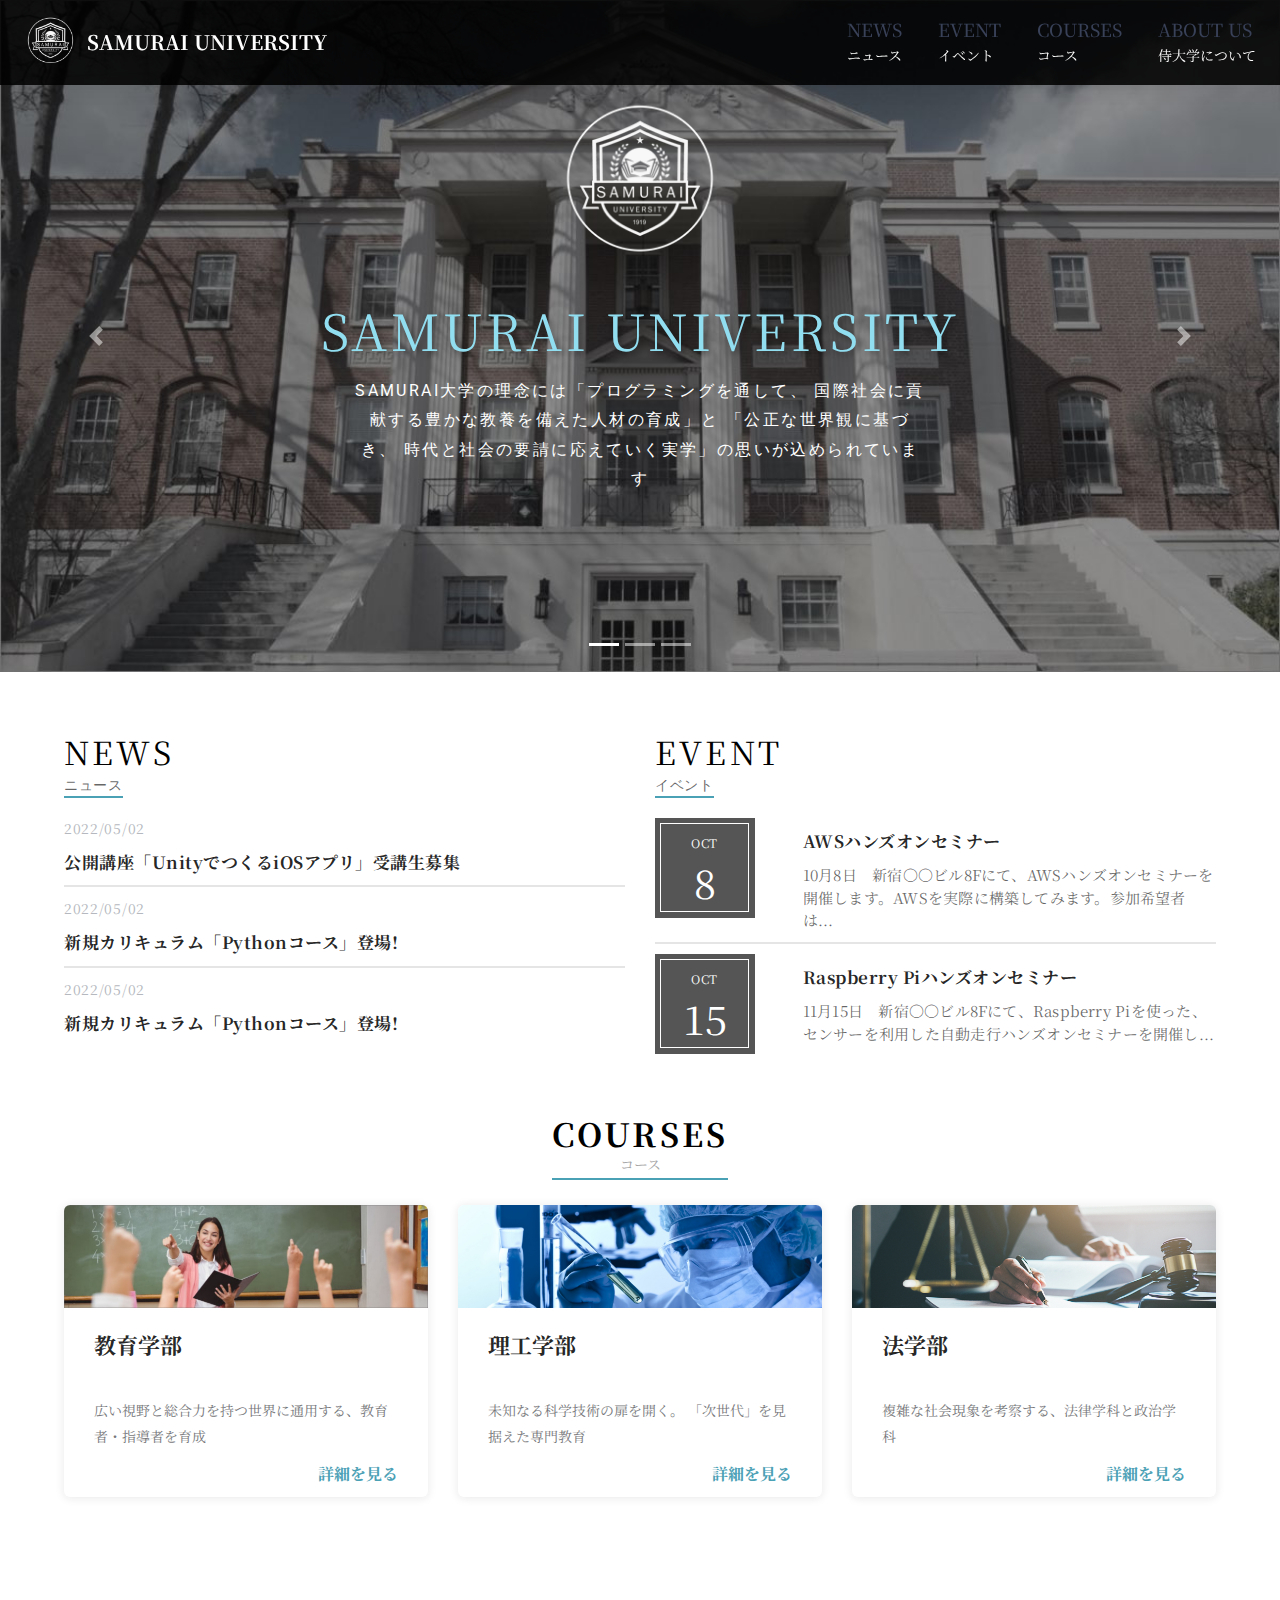
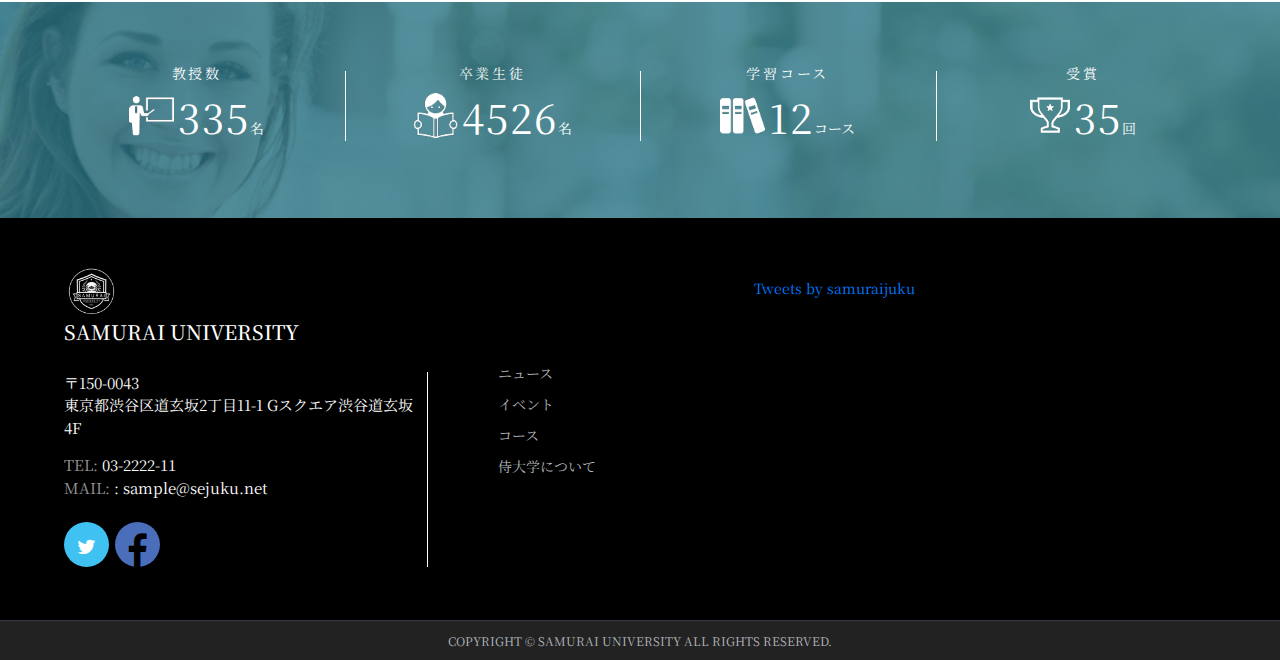
<file: programming/samurai_university/index.html>
<!-- header.php ここから -->
<!DOCTYPE html>

<head>
  <title>samurai university</title>
  <meta charset="utf-8" />
  <meta http-equiv="X-UA-Compatible" content="IE=edge" />
  <meta name="description" content="samurai university" />
  <meta name="viewport" content="width=device-width, initial-scale=1" />
  <link rel="stylesheet" type="text/css" href="styles/bootstrap4/bootstrap.min.css" />
  <link href="plugins/font-awesome-4.7.0/css/font-awesome.min.css" rel="stylesheet" type="text/css" />
  <link rel="stylesheet" type="text/css" href="styles/main_styles.css" />
</head>

<body>
  <div class="super_container">
    <!-- ヘッダーここから -->
    <header class="header">
      <div class="header_container">
        <div class="">
          <nav class="navbar navbar-expand-lg">
            <div class="logo_container">
              <div class="logo_text">
                <a href="index.html">
                  <img src="images/logo_big.png" />
                  <span>Samurai University</span>
                </a>
              </div>
            </div>
            <button class="navbar-toggler" type="button" data-toggle="collapse" data-target="#navbarSupportedContent"
              aria-controls="navbarSupportedContent" aria-expanded="false" aria-label="Toggle navigation">
              <i class="fa fa-bars toggle-menu" aria-hidden="true"></i>
            </button>
            <div class="collapse navbar-collapse" id="navbarSupportedContent">
              <ul class="navbar-nav flex-row ml-md-auto d-md-flex main_nav">
                <li class="nav-item">
                  <a class="nav-link" href="news.html">
                    NEWS
                    <p>ニュース</p>
                  </a>
                </li>
                <li class="nav-item">
                  <a class="nav-link" href="events.html">
                    EVENT
                    <p>イベント</p>
                  </a>
                </li>
                <li class="nav-item">
                  <a class="nav-link" href="courses.html">
                    COURSES
                    <p>コース</p>
                  </a>
                </li>
                <li class="nav-item">
                  <a class="nav-link" href="about_us.html">
                    ABOUT US
                    <p>侍大学について</p>
                  </a>
                </li>
              </ul>
            </div>
          </nav>
        </div>
      </div>
    </header>
    <!-- ヘッダー ここまで -->
    <!-- header.php ここまで -->

    <!-- メインビジュアル -->
    <div class="home">
      <div class="home_slider_container">
        <div class="bd-example">
          <div id="carouselExampleCaptions" class="carousel slide" data-ride="carousel">
            <ol class="carousel-indicators">
              <li data-target="#carouselExampleCaptions" data-slide-to="0" class="active"></li>
              <li data-target="#carouselExampleCaptions" data-slide-to="1"></li>
              <li data-target="#carouselExampleCaptions" data-slide-to="2"></li>
            </ol>
            <div class="carousel-inner">
              <div class="carousel-item active">
                <img src="images/top1_1200_630.jpg" class="d-block w-100" style="background-color: #2b7b8e26" />
                <div class="carousel-caption d-none d-md-block">
                  <img src="images/logo_big_slide.png" />
                  <div class="title-slide">
                    <p>Samurai University</p>
                  </div>
                  <div class="content-slide">
                    <p>
                      SAMURAI大学の理念には「プログラミングを通して、
                      国際社会に貢献する豊かな教養を備えた人材の育成」と
                      「公正な世界観に基づき、
                      時代と社会の要請に応えていく実学」の思いが込められています
                    </p>
                  </div>
                </div>
              </div>
              <div class="carousel-item">
                <img src="images/top2_1200_630.jpg" class="d-block w-100" />
                <div class="carousel-caption d-none d-md-block">
                  <img src="images/logo_big_slide.png" />
                  <div class="title-slide">
                    <p>Samurai University</p>
                  </div>
                  <div class="content-slide">
                    <p>
                      SAMURAI大学の理念には「プログラミングを通して、
                      国際社会に貢献する豊かな教養を備えた人材の育成」と
                      「公正な世界観に基づき、
                      時代と社会の要請に応えていく実学」の思いが込められています
                    </p>
                  </div>
                </div>
              </div>
              <div class="carousel-item">
                <img src="images/top3_1200_630.jpg" class="d-block w-100" />
                <div class="carousel-caption d-none d-md-block">
                  <img src="images/logo_big_slide.png" />
                  <div class="title-slide">
                    <p>Samurai University</p>
                  </div>
                  <div class="content-slide">
                    <p>
                      SAMURAI大学の理念には「プログラミングを通して、
                      国際社会に貢献する豊かな教養を備えた人材の育成」と
                      「公正な世界観に基づき、
                      時代と社会の要請に応えていく実学」の思いが込められています
                    </p>
                  </div>
                </div>
              </div>
            </div>
            <a class="carousel-control-prev" href="#carouselExampleCaptions" role="button" data-slide="prev">
              <span class="carousel-control-prev-icon" aria-hidden="true"></span>
              <span class="sr-only">Previous</span>
            </a>
            <a class="carousel-control-next" href="#carouselExampleCaptions" role="button" data-slide="next">
              <span class="carousel-control-next-icon" aria-hidden="true"></span>
              <span class="sr-only">Next</span>
            </a>
          </div>
        </div>
      </div>
    </div>
    <!-- メインビジュアルここまで -->

    <!-- ニュースとイベント -->
    <div class="news">
      <div class="footer_row">
        <div class="row news_row">
          <!-- ニュース -->
          <div class="col-lg-6 col-md-6 col-sx-12 news_col">
            <div class="home_title">News</div>
            <div class="home_title_sub">ニュース</div>
            <div class="news_post_small">
              <div class="news_post_meta">
                <ul>
                  <li><a href="news_detail.html">2022/05/02</a></li>
                </ul>
              </div>
              <div class="news_post_small_title">
                <a href="news_detail.html">公開講座「UnityでつくるiOSアプリ」受講生募集</a>
              </div>
            </div>
            <div class="news_post_small">
              <div class="news_post_meta">
                <ul>
                  <li><a href="news_detail.html">2022/05/02</a></li>
                </ul>
              </div>
              <div class="news_post_small_title">
                <a href="news_detail.html">新規カリキュラム「Pythonコース」登場!</a>
              </div>
            </div>
            <div class="news_post_small">
              <div class="news_post_meta">
                <ul>
                  <li><a href="news_detail.html">2022/05/02</a></li>
                </ul>
              </div>
              <div class="news_post_small_title">
                <a href="news_detail.html">新規カリキュラム「Pythonコース」登場!</a>
              </div>
            </div>
          </div>
          <!-- ニュースここまで -->

          <!-- イベント -->
          <div class="col-lg-6 col-md-6 col-sx-12 news_col">
            <div class="home_title">Event</div>
            <div class="home_title_sub">イベント</div>
            <div class="news_post_small">
              <div class="row news_post_row">
                <div class="col-lg-3 col-md-4 col-sx-12">
                  <div class="calendar_border">
                    <div class="calendar_border_1">
                      <div class="calendar_month">OCT</div>
                      <div class="calendar_day">
                        <span>8</span>
                      </div>
                    </div>
                  </div>
                </div>
                <div class="col-lg-9 col-md-8 col-sx-12">
                  <div class="news_post_small_title">
                    <a href="events_detail.html">AWSハンズオンセミナー</a>
                  </div>
                  <div class="news_post_content">
                    10月8日　新宿〇〇ビル8Fにて、AWSハンズオンセミナーを開催します。AWSを実際に構築してみます。参加希望者は...
                  </div>
                </div>
              </div>
            </div>
            <div class="news_post_small">
              <div class="row news_post_row">
                <div class="col-lg-3 col-md-4 col-sx-12">
                  <div class="calendar_border">
                    <div class="calendar_border_1">
                      <div class="calendar_month">OCT</div>
                      <div class="calendar_day">
                        <span>15</span>
                      </div>
                    </div>
                  </div>
                </div>
                <div class="col-lg-9 col-md-8 col-sx-12">
                  <div class="news_post_small_title">
                    <a href="events_detail.html">Raspberry Piハンズオンセミナー</a>
                  </div>
                  <div class="news_post_content">
                    11月15日　新宿〇〇ビル8Fにて、Raspberry
                    Piを使った、センサーを利用した自動走行ハンズオンセミナーを開催し...
                  </div>
                </div>
              </div>
            </div>
          </div>
          <!-- イベントここまで -->
        </div>
      </div>
    </div>
    <!-- ニュースとイベントここまで -->

    <!-- コース -->
    <div class="courses">
      <div class="footer_row">
        <div class="row">
          <div class="col">
            <div class="section_title_container text-center">
              <h2 class="home_title">COURSES</h2>
              <div class="section_subtitle">コース</div>
            </div>
          </div>
        </div>
        <div class="row courses_row">
          <div class="col-lg-4 course_col">
            <div class="course">
              <div class="course_image">
                <img src="images/pic6-3.jpg" alt="" />
              </div>
              <div class="course_body">
                <h3 class="course_title">
                  <a href="courses_detail.html">教育学部</a>
                </h3>
                <div class="course_text">
                  <p>
                    広い視野と総合力を持つ世界に通用する、教育者・指導者を育成
                  </p>
                </div>
              </div>
              <div class="course_footer">
                <div class="course_footer_content d-flex flex-row align-items-center justify-content-start">
                  <div class="course_price ml-auto">詳細を見る</div>
                </div>
              </div>
            </div>
          </div>
          <div class="col-lg-4 course_col">
            <div class="course">
              <div class="course_image">
                <img src="images/pic6-1.jpg" alt="" />
              </div>
              <div class="course_body">
                <h3 class="course_title">
                  <a href="courses_detail.html">理工学部</a>
                </h3>
                <div class="course_text">
                  <p>
                    未知なる科学技術の扉を開く。 「次世代」を見据えた専門教育
                  </p>
                </div>
              </div>
              <div class="course_footer">
                <div class="course_footer_content d-flex flex-row align-items-center justify-content-start">
                  <div class="course_price ml-auto">詳細を見る</div>
                </div>
              </div>
            </div>
          </div>
          <div class="col-lg-4 course_col">
            <div class="course">
              <div class="course_image">
                <img src="images/pic6-4.jpg" alt="" />
              </div>
              <div class="course_body">
                <h3 class="course_title"><a href="courses_detail.html">法学部</a></h3>
                <div class="course_text">
                  <p>複雑な社会現象を考察する、法律学科と政治学科</p>
                </div>
              </div>
              <div class="course_footer">
                <div class="course_footer_content d-flex flex-row align-items-center justify-content-start">
                  <div class="course_price ml-auto">詳細を見る</div>
                </div>
              </div>
            </div>
          </div>
        </div>
      </div>
    </div>
    <!-- コースここまで -->

    <!-- 数字 -->
    <div class="counter">
      <div class="counter_background" style="background-image: url(images/pic_chart.png)"></div>
      <div class="footer_row">
        <div class="">
          <div class="">
            <div class="counter_content">
              <div class="milestones row">
                <div class="milestone col-md-3 col-lg-3 col-sx-12">
                  <div class="milestone_counter">
                    <p>教授数</p>
                    <img src="images/icon4.png" alt="" />
                    <span class="milestone_number">335</span><span class="milestone_count">名</span>
                  </div>
                </div>
                <div class="milestone col-md-3 col-lg-3 col-sx-12">
                  <div class="milestone_counter">
                    <p>卒業生徒</p>
                    <img src="images/icon3.png" alt="" />
                    <span class="milestone_number">4526</span><span class="milestone_count">名</span>
                  </div>
                </div>
                <div class="milestone col-md-3 col-lg-3 col-sx-12">
                  <div class="milestone_counter">
                    <p>学習コース</p>
                    <img src="images/icon2.png" alt="" />
                    <span class="milestone_number">12</span><span class="milestone_count">コース</span>
                  </div>
                </div>
                <div class="milestone col-md-3 col-lg-3 col-sx-12">
                  <div class="milestone_counter">
                    <p>受賞</p>
                    <img src="images/icon1.png" alt="" />
                    <span class="milestone_number">35</span><span class="milestone_count">回</span>
                  </div>
                </div>
              </div>
            </div>
          </div>
        </div>
      </div>
    </div>
    <!-- 数字ここまで -->

    <!-- footer.php ここから -->
    <footer class="footer">
      <div class="row footer_row">
        <div class="col">
          <div class="footer_content">
            <div class="row">
              <div class="col-lg-4 footer_col">
                <div class="footer_section footer_about">
                  <div class="footer_logo_container">
                    <img src="images/logo_big.png" alt="" />
                    <a href="">
                      <div class="footer_logo_text">Samurai University</div>
                    </a>
                  </div>
                  <div class="footer_contact_info">
                    <div>〒150-0043</div>
                    <div>東京都渋谷区道玄坂2丁目11-1 Gスクエア渋谷道玄坂4F</div>
                    <ul>
                      <li><span>TEL: </span>03-2222-11</li>
                      <li><span>MAIL: </span>: sample@sejuku.net</li>
                    </ul>
                  </div>
                  <div class="footer_social">
                    <ul>
                      <li>
                        <a href="https://twitter.com/samuraijuku"><i class="fa fa-twitter" aria-hidden="true"></i></a>
                      </li>
                      <li>
                        <a href="https://www.facebook.com/sejuku2013/"><i class="fa fa-facebook"
                            aria-hidden="true"></i></a>
                      </li>
                    </ul>
                  </div>
                </div>
              </div>
              <div class="col-lg-3 footer_col">
                <div class="footer_section footer_links">
                  <div class="footer_links_container">
                    <ul>
                      <li><a href="news.html">ニュース</a></li>
                      <li><a href="events.html">イベント</a></li>
                      <li><a href="courses.html">コース</a></li>
                      <li><a href="about_us.html">侍大学について</a></li>
                    </ul>
                  </div>
                </div>
              </div>
              <div class="col-lg-5 footer_col clearfix">
                <a class="twitter-timeline" data-height="265"
                  href="https://twitter.com/samuraijuku?ref_src=twsrc%5Etfw">Tweets by samuraijuku</a>
                <script async src="https://platform.twitter.com/widgets.js" charset="utf-8"></script>
              </div>
            </div>
          </div>
        </div>
      </div>
      <div class="row copyright_row">
        <div class="col">
          <div class="copyright d-flex flex-lg-row flex-column align-items-center justify-content-start">
            <div class="cr_text">
              Copyright &copy; Samurai University All Rights Reserved.
            </div>
          </div>
        </div>
      </div>
    </footer>
  </div>

  <!--jQuery-->
  <script src="js/jquery-3.2.1.min.js"></script>
  <script src="styles/bootstrap4/popper.js"></script>
  <script src="styles/bootstrap4/bootstrap.min.js"></script>

  <script type="text/javascript">
    $(".carousel").carousel();
  </script>

</body>

</html>
<!-- footer.php ここまで -->
</file>
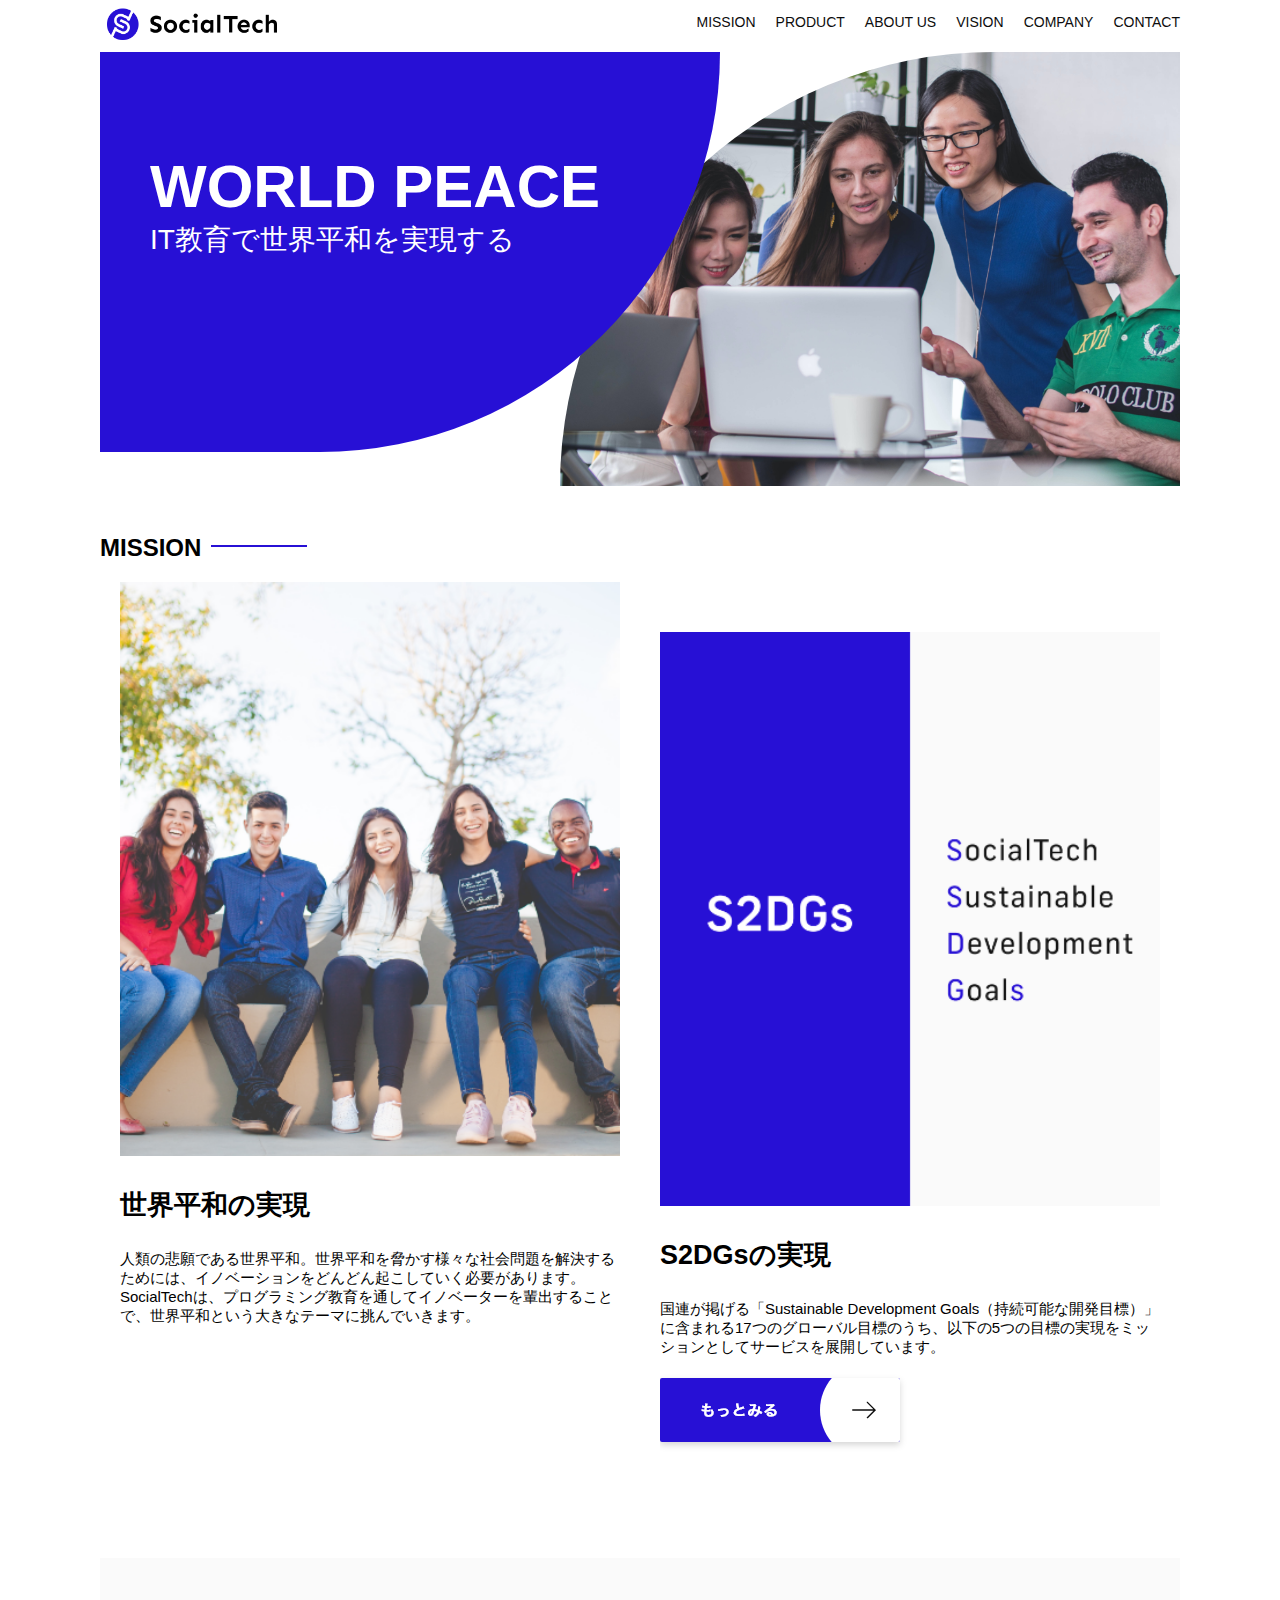
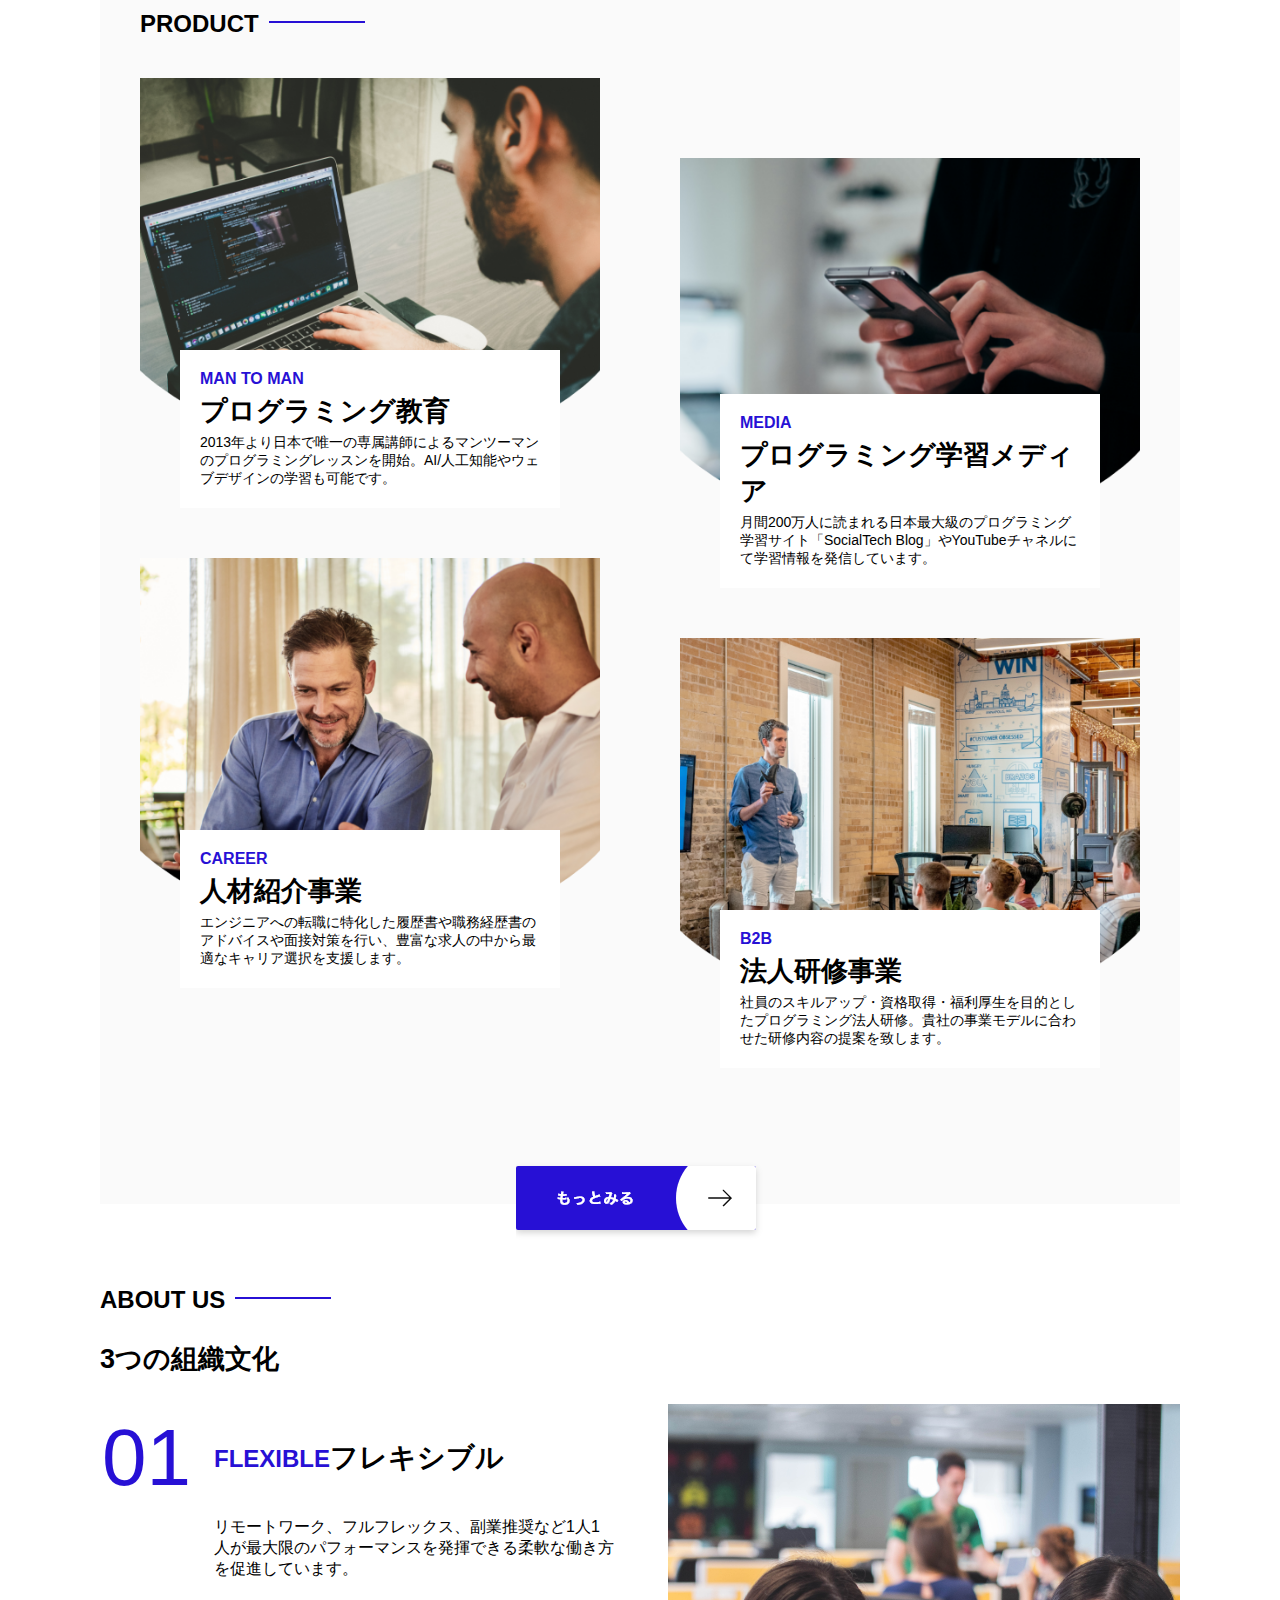
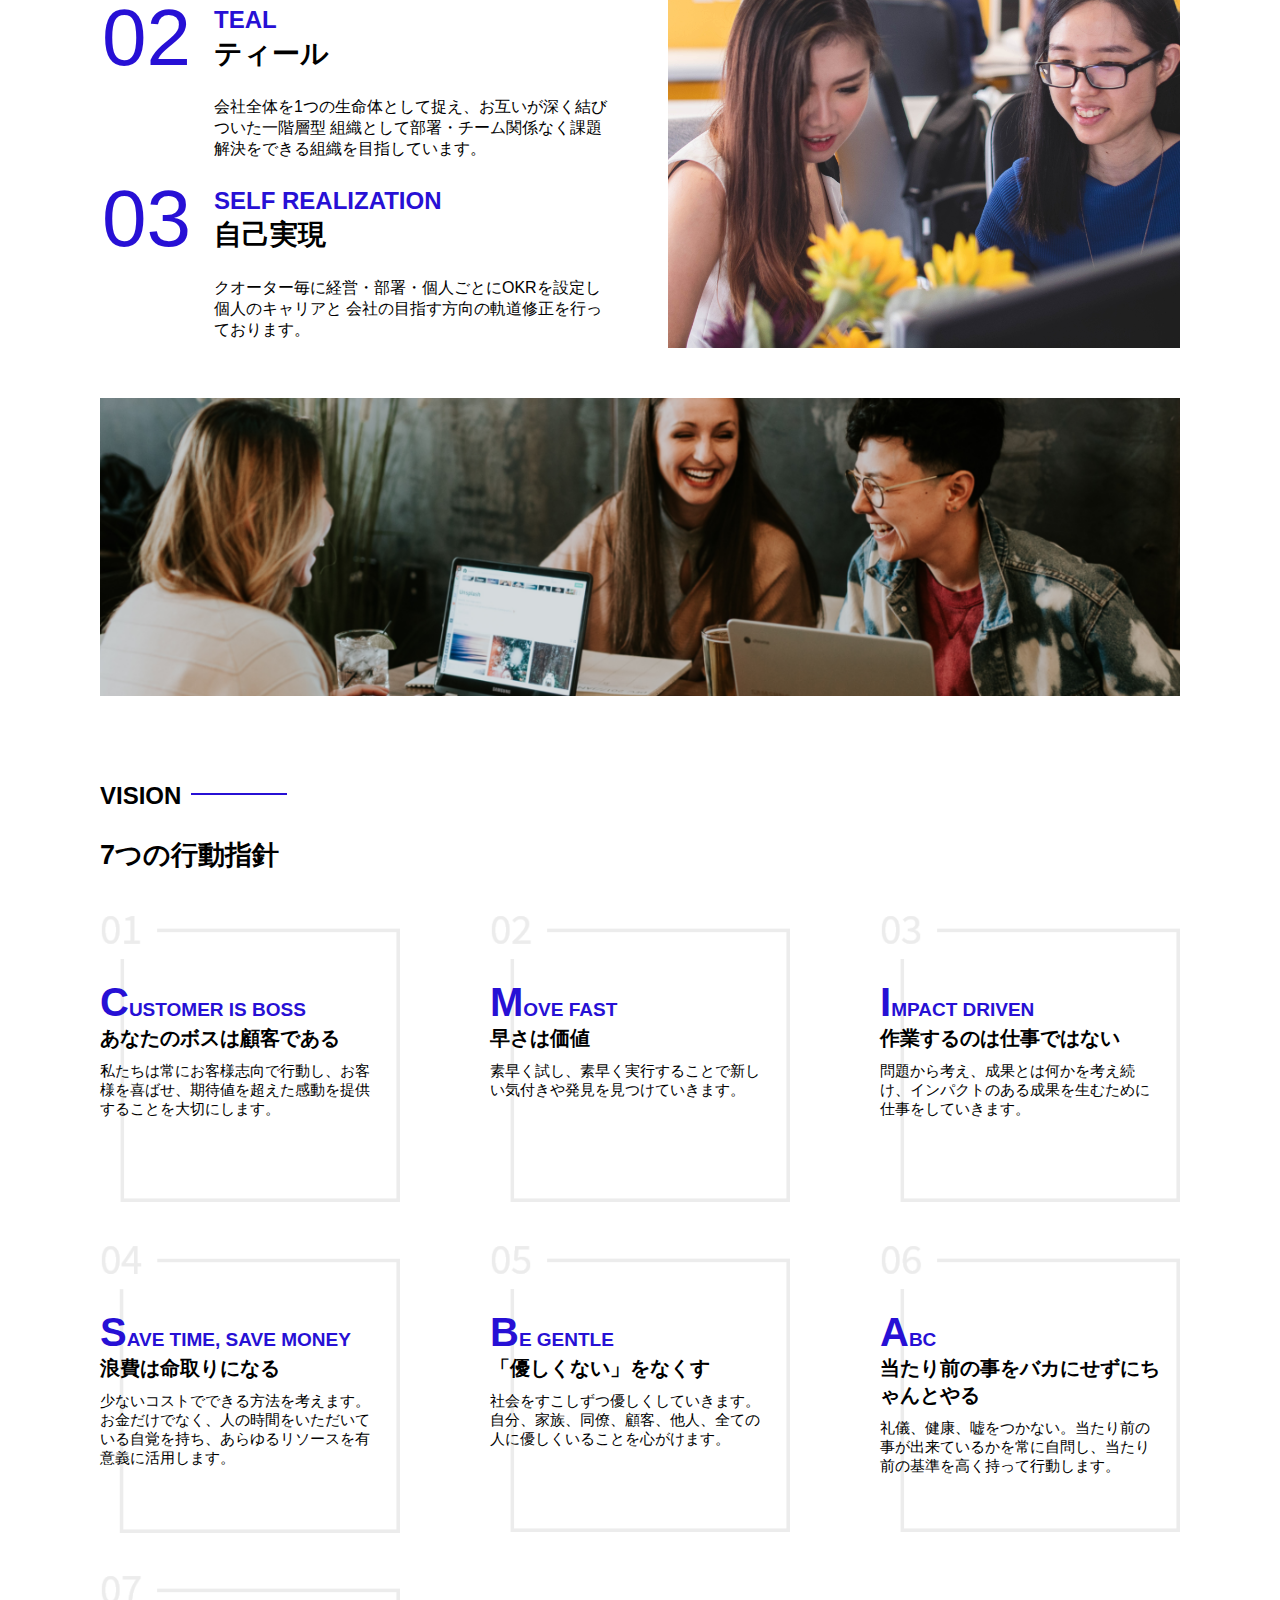
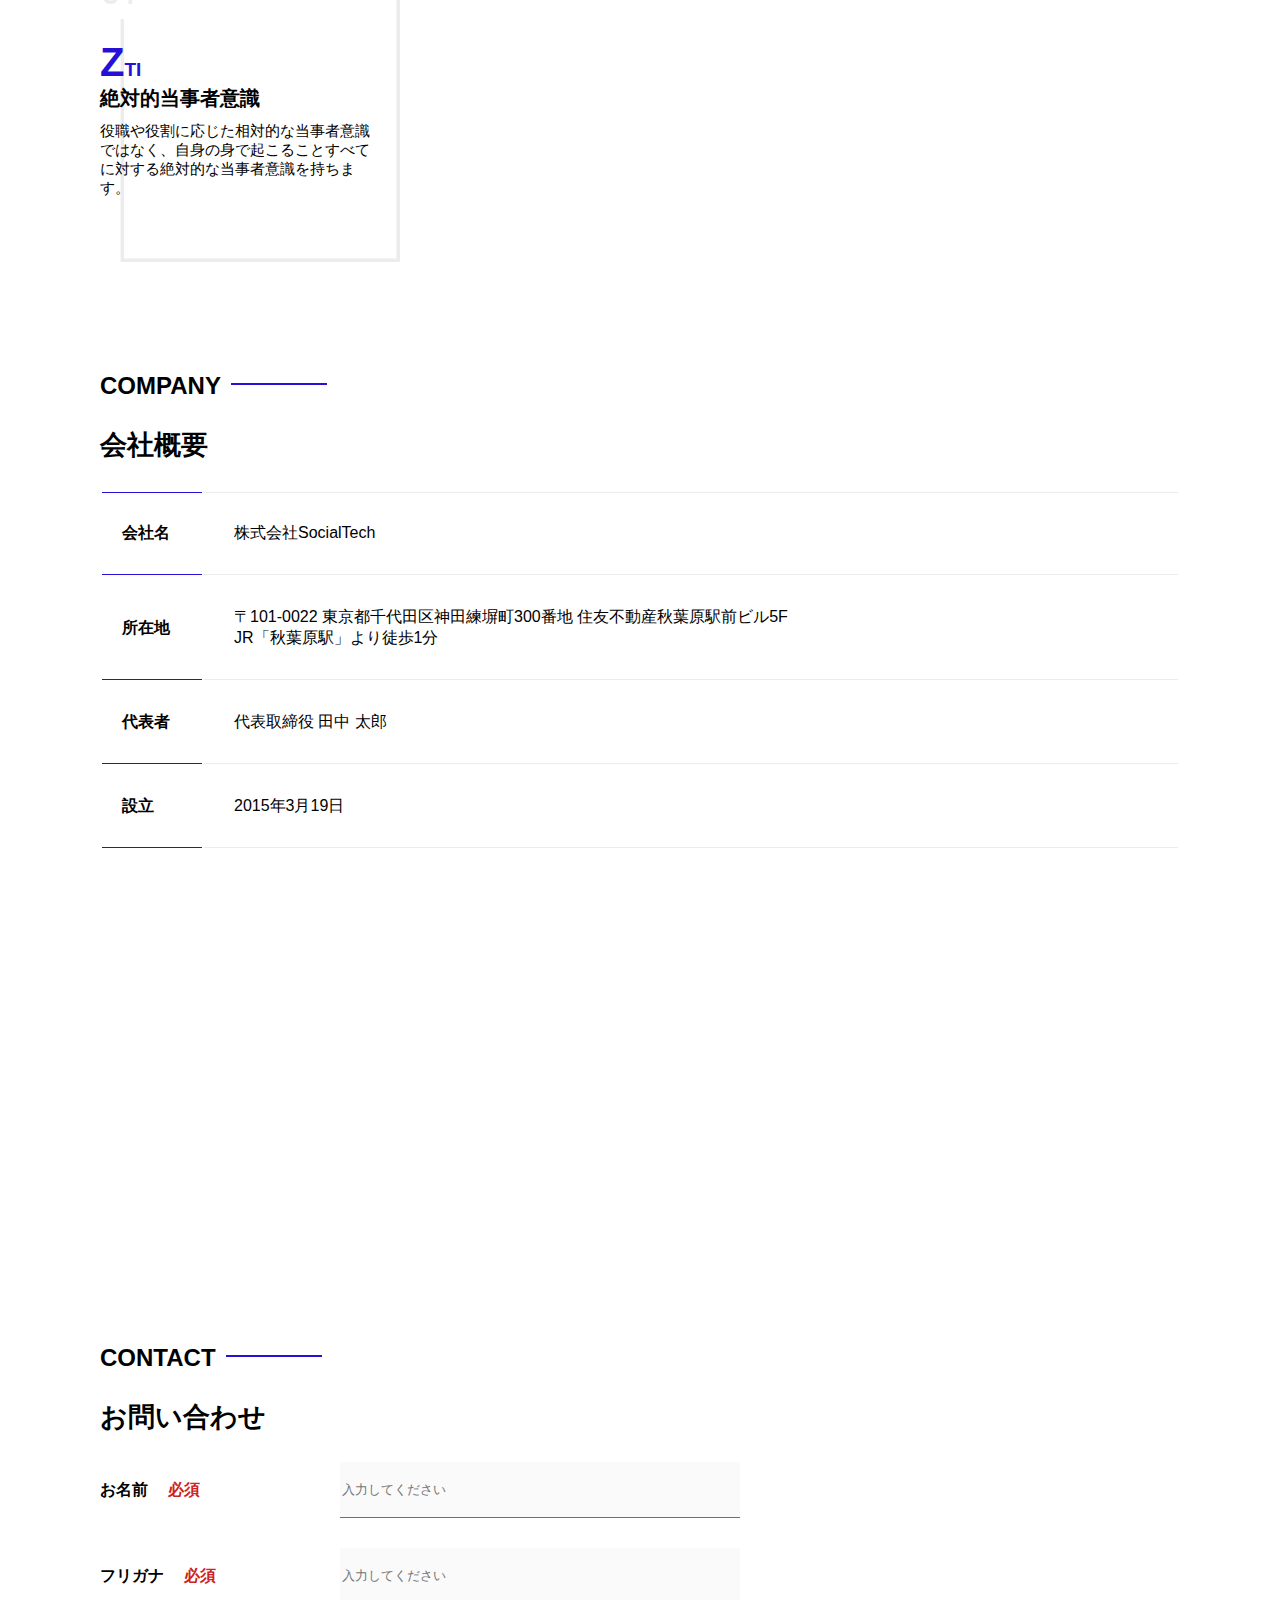
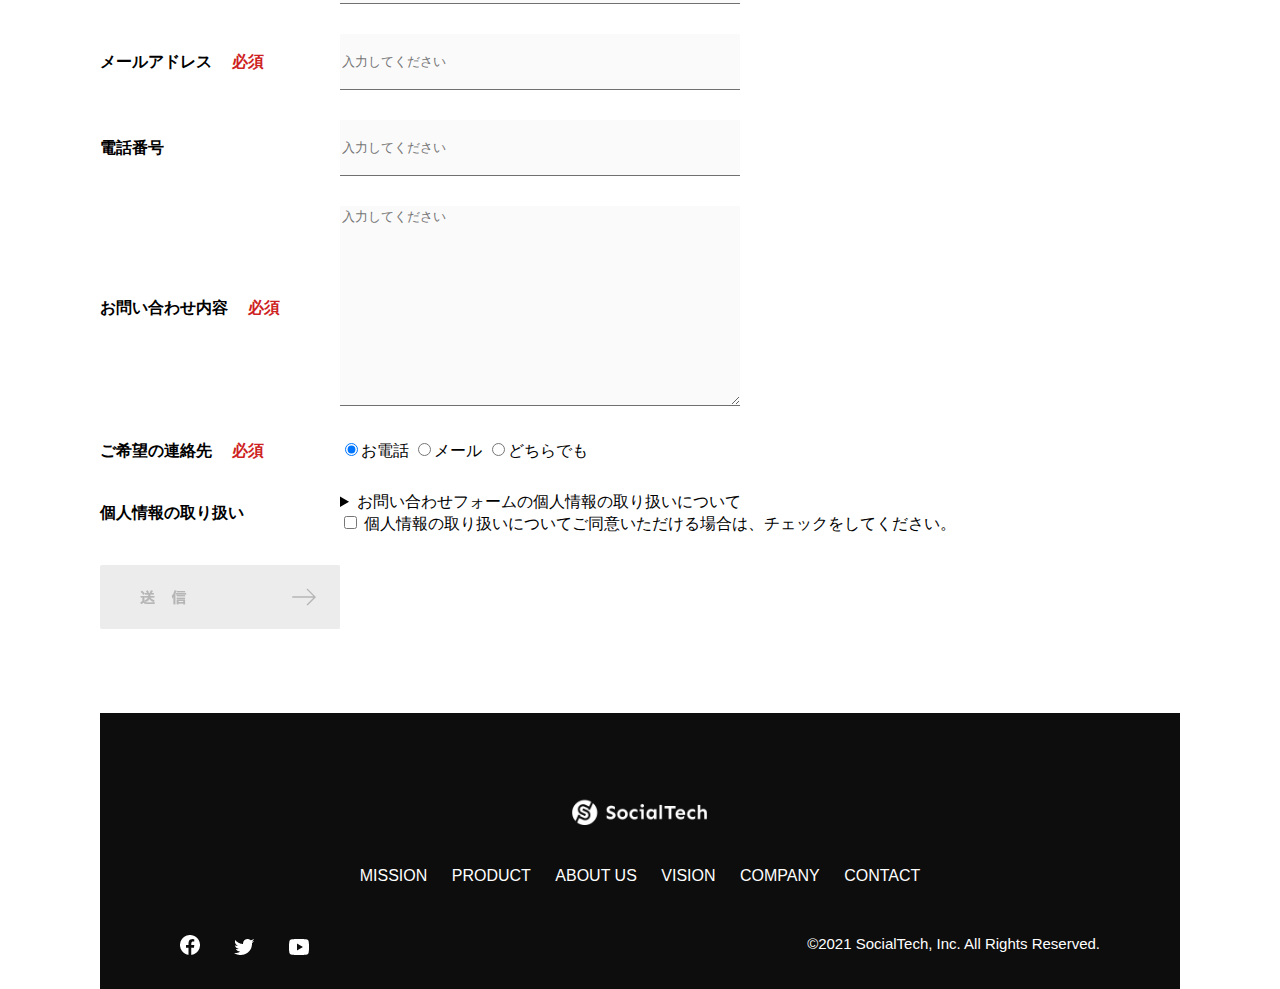
<file: programming/socialtech/index.html>
<!DOCTYPE html>
<html>
    <head>
        <title>SocialTech</title>
        <meta charset="UTF-8">
        <meta name="description" content="SocialTechはEdTech業界のリーディングカンパニーを目指します。">
        <meta name="viewport" content="width=device-width, initial-scale=1.0">
        <link rel="stylesheet" href="style.css">       
    </head>

    <body>
        <!-- ヘッダー -->
        <header>
            <!-- ロゴ -->
            <a href="index.html" id="logo"><img src="images/logo.png" alt="トップページに戻る"></a>
            <!-- PC用ナビゲーション -->
            <nav id="nav-pc">
                <ul>
                    <li><a href="mission.html">MISSION</a></li>
                    <li><a href="product.html">PRODUCT</a></li>
                    <li><a href="index.html#aboutus">ABOUT US</a></li>
                    <li><a href="index.html#vision">VISION</a></li>
                    <li><a href="index.html#company">COMPANY</a></li>
                    <li><a href="index.html#contact">CONTACT</a></li>
                </ul>
            </nav>

            <!-- スマホ用メニューボタン -->
            <button id="menu-sp" onclick="document.getElementById('nav-sp').style.display = 'block'">
                <img src="images/button-menu.png" alt="ナビゲーションを開く">
            </button>
            <!-- スマホ用ナビゲーション -->
            <div id="nav-sp">
                <button id="close" onclick="document.getElementById('nav-sp').style.display = 'none'">
                    <img src="images/button-close.png" alt="ナビゲーションを閉じる">
                </button>
                <nav>
                    <ul>
                        <li>
                            <a id="logo-sp" href="index.html" onclick="document.getElementById('nav-sp').style.display = 'none'"><img src="images/logo-sp.png" alt="トップページに戻る"></a>
                        </li>
                        <li><a class="menu" href="mission.html" onclick="document.getElementById('nav-sp').style.display = 'none'">MISSION</a></li>
                        <li><a class="menu" href="product.html" onclick="document.getElementById('nav-sp').style.display = 'none'">PRODUCT</a></li>
                        <li><a class="menu" href="index.html#aboutus" onclick="document.getElementById('nav-sp').style.display = 'none'">ABOUT US</a></li>
                        <li><a class="menu" href="index.html#vision" onclick="document.getElementById('nav-sp').style.display = 'none'">VISION</a></li>
                        <li><a class="menu" href="index.html#company" onclick="document.getElementById('nav-sp').style.display = 'none'">COMPANY</a></li>
                        <li><a class="menu" href="index.html#contact" onclick="document.getElementById('nav-sp').style.display = 'none'">CONTACT</a></li>
                    </ul>
                </nav>
                <div id="sns">
                    <a href="https://www.facebook.com/sejuku2013">
                        <img src="images/button-facebook.png" alt="Facebookのリンク">
                    </a>
                    <a href="https://twitter.com/samuraijuku">
                        <img src="images/button-twitter.png" alt="Twitterのリンク">
                    </a>
                    <a href="https://www.youtube.com/channel/UCCFOQO5aDK0xXam4cUQXT8g">
                        <img src="images/button-youtube.png" alt="YouTubeのリンク">
                    </a>
                </div>
            </div>             
        </header>

        <main>
            <article>

                <section id="main-visual">
                    <div id="main-message">
                        <h1>WORLD PEACE</h1>
                        <p>IT教育で世界平和を実現する</p>
                    </div>
                    <img src="images/index/index-main.png" alt="PCの周りに集まる多国籍の仲間たち">
                </section>

                <section id="mission">
                    <h2 class="index-h2">MISSION</h2>
                        <div id="mission-flex">
                            <div>
                                <img id="mission-photo" src="images/index/index-mission.png" alt="屋外のベンチで写真を撮影する多国籍の仲間たち">
                                <h3>世界平和の実現</h3>
                                <p>
                                    人類の悲願である世界平和。世界平和を脅かす様々な社会問題を解決するためには、イノベーションをどんどん起こしていく必要があります。SocialTechは、プログラミング教育を通してイノベーターを輩出することで、世界平和という大きなテーマに挑んでいきます。
                                </p>
                            </div>
                            <div>
                                <img id="s2dgs" src="images/index/s2dgs.png" alt="S2DGs">
                                <h3>S2DGsの実現</h3>
                                <p>国連が掲げる「Sustainable Development Goals（持続可能な開発目標）」に含まれる17つのグローバル目標のうち、以下の5つの目標の実現をミッションとしてサービスを展開しています。</p>
                                <a href="mission.html">
                                    <img src="images/button-more.png" alt="もっとみる">
                                </a>
                            </div>
                        </div>
                </section>

                <section id="product">
                    <h2 class="index-h2">PRODUCT</h2>
                    <div class="product-flex">
                        <div id="product-left">
                            <div>
                                <img class="product-photo" src="images/index/index-mantoman.png" alt="PCでコードを書く男性">
                                <div class="product-explain">
                                    <span>MAN TO MAN</span>
                                    <h3>プログラミング教育</h3>
                                    <p>2013年より日本で唯一の専属講師によるマンツーマンのプログラミングレッスンを開始。AI/人工知能やウェブデザインの学習も可能です。</p>
                                </div>
                            </div>
                            <div>
                                <img class="product-photo" src="images/index/index-career.png" alt="笑顔で話し合う2人の男性">
                                <div class="product-explain">
                                    <span>CAREER</span>
                                    <h3>人材紹介事業</h3>
                                    <p>エンジニアへの転職に特化した履歴書や職務経歴書のアドバイスや面接対策を行い、豊富な求人の中から最適なキャリア選択を支援します。</p>
                                </div>
                            </div>
                        </div>
                        <div id="product-right">
                            <div>
                                <img class="product-photo" src="images/index/index-media.png" alt="スマートフォンを操作する人">
                                <div class="product-explain">
                                    <span>MEDIA</span>
                                    <h3>プログラミング学習メディア</h3>
                                    <p>月間200万人に読まれる日本最大級のプログラミング学習サイト「SocialTech Blog」やYouTubeチャネルにて学習情報を発信しています。</p>
                                </div>
                            </div>
                            <div>
                                <img class="product-photo" src="images/index/index-b2b.png" alt="講演中の男性とそれを聴く人々">
                                <div class="product-explain">
                                    <span>B2B</span>
                                    <h3>法人研修事業</h3>
                                    <p>社員のスキルアップ・資格取得・福利厚生を目的としたプログラミング法人研修。貴社の事業モデルに合わせた研修内容の提案を致します。</p>
                                </div>
                            </div>
                        </div>
                    </div>
                    <div id="product-more">
                        <a href="product.html">
                            <img src="images/button-more.png" alt="もっとみる">
                        </a>
                    </div>
                </section>

                <section id="aboutus">
                    <h2 class="index-h2">ABOUT US</h2>
                    <h3>3つの組織文化</h3>
                    <div>
                        <table class="culture-table">
                            <tr>
                                <td class="culture-num">01</td>
                                <th><span class="culture-en">FLEXIBLE</span>フレキシブル</th>
                            </tr>
                            <tr>
                                <td>
                                    <!--空のセル-->
                                </td>
                                <td lass="culture-description">リモートワーク、フルフレックス、副業推奨など1人1人が最大限のパフォーマンスを発揮できる柔軟な働き方を促進しています。</td>
                            </tr>
                            <tr>
                                <td class="culture-num">02</td>
                                <th><span class="culture-en">TEAL</span><br>ティール</th>
                            </tr>
                            <tr>
                                <td>
                                    <!--空のセル-->
                                </td>
                                <td class="culture-description">会社全体を1つの生命体として捉え、お互いが深く結びついた一階層型 組織として部署・チーム関係なく課題解決をできる組織を目指しています。</td>
                            </tr>
                            <tr>
                                <td class="culture-num">03</td>
                                <th><span class="culture-en">SELF REALIZATION</span><br>自己実現</th>
                            </tr>
                            <tr>
                                <td>
                                    <!--空のセル-->
                                </td>
                                <td class="culture-description">クオーター毎に経営・部署・個人ごとにOKRを設定し個人のキャリアと 会社の目指す方向の軌道修正を行っております。</td>
                            </tr>
                        </table>
                        <img class="culture-img" src="images/index/index-aboutus1.png" alt="笑顔で話し合う2人の女性">
                    </div>
                    <img class="culture-img2" src="images/index/index-aboutus2.png" alt="笑顔で話し合う3人の男女">
                </section>

                <section id="vision">
                    <h2 class="index-h2">VISION</h2>
                    <h3>7つの行動指針</h3>
                    <div>
                        <div class="vision-box">
                            <img src="images/index/vision-01.png" alt="01">
                            <div>
                                <h4>CUSTOMER IS BOSS</h4>
                                <h5>あなたのボスは顧客である</h5>
                                <p>私たちは常にお客様志向で行動し、お客様を喜ばせ、期待値を超えた感動を提供することを大切にします。</p>
                            </div>
                        </div>
                        <div class="vision-box">
                            <img src="images/index/vision-02.png" alt="02">
                            <div>
                                <h4>MOVE FAST</h4>
                                <h5>早さは価値</h5>
                                <p>素早く試し、素早く実行することで新しい気付きや発見を見つけていきます。</p>
                            </div>
                        </div>
                        <div class="vision-box">
                            <img src="images/index/vision-03.png" alt="03">
                            <div>
                                <h4>IMPACT DRIVEN</h4>
                                <h5>作業するのは仕事ではない</h5>
                                <p>問題から考え、成果とは何かを考え続け、インパクトのある成果を生むために仕事をしていきます。</p>
                            </div>
                        </div>
                        <div class="vision-box">
                            <img src="images/index//vision-04.png" alt="04">
                            <div>
                                <h4>SAVE TIME, SAVE MONEY</h4>
                                <h5>浪費は命取りになる</h5>
                                <p>少ないコストでできる方法を考えます。お金だけでなく、人の時間をいただいている自覚を持ち、あらゆるリソースを有意義に活用します。</p>
                            </div>
                        </div>
                        <div class="vision-box">
                            <img src="images/index/vision-05.png" alt="05">
                            <div>
                                <h4>BE GENTLE</h4>
                                <h5>「優しくない」をなくす</h5>
                                <p>社会をすこしずつ優しくしていきます。自分、家族、同僚、顧客、他人、全ての人に優しくいることを心がけます。</p>
                            </div>
                        </div>
                        <div class="vision-box">
                            <img src="images/index/vision-06.png" alt="06">
                            <div>
                                <h4>ABC</h4>
                                <h5>当たり前の事をバカにせずにちゃんとやる</h5>
                                <p>礼儀、健康、嘘をつかない。当たり前の事が出来ているかを常に自問し、当たり前の基準を高く持って行動します。</p>
                            </div>
                        </div>
                        <div class="vision-box">
                            <img src="images/index/vision-07.png" alt="07">
                            <div>
                                <h4>ZTI</h4>
                                <h5>絶対的当事者意識</h5>
                                <p>役職や役割に応じた相対的な当事者意識ではなく、自身の身で起こることすべてに対する絶対的な当事者意識を持ちます。</p>
                            </div>
                        </div>
                    </div>
                </section>

                <section id="company">
                    <h2 class="index-h2">COMPANY</h2>
                    <h3>会社概要</h3>
                    <table id="company-table">
                        <tr>
                            <th class="tableheader tableheader-first">会社名</th>
                            <td class="cell cell-first">株式会社SocialTech</td>
                        </tr>
                        <tr>
                            <th class="tableheader">所在地</th>
                            <td class="cell">〒101-0022 東京都千代田区神田練塀町300番地 住友不動産秋葉原駅前ビル5F<br>JR「秋葉原駅」より徒歩1分</td>
                        </tr>
                        <tr>
                            <th class="tableheader">代表者</th>
                            <td class="cell">代表取締役 田中 太郎</td>
                        </tr>
                        <tr>
                            <th class="tableheader">設立</th>
                            <td class="cell">2015年3月19日</td>
                        </tr>
                    </table>
                    <iframe 
                    src="https://www.google.com/maps/embed?pb=!1m18!1m12!1m3!1d3240.0688551336807!2d139.7720776771055!3d35.69992317258124!2m3!1f0!2f0!3f0!3m2!1i1024!2i768!4f13.1!3m3!1m2!1s0x60188fee13660e23%3A0x77137876edf742ac!2z5L2P5Y-L5LiN5YuV55Sj56eL6JGJ5Y6f6aeF5YmN44OT44Or!5e0!3m2!1sja!2sjp!4v1704858013291!5m2!1sja!2sjp" 
                    style="border: 0" allowfullscreen="" loading="lazy">
                    </iframe>
                </section>

                <section id="contact">
                    <h2 class="index-h2">CONTACT</h2>
                    <h3>お問い合わせ</h3>
                    <form>
                        <div>
                            <div class="contact-heading">
                                <label class="contact-label">お名前<span class="contact-span">必須</span></label>
                            </div>
                            <div>
                                <input type="text" name="name" placeholder="入力してください" class="contact-textbox">
                            </div>
                        </div>
                        <div>
                            <div class="contact-heading">
                                <label class="contact-label">フリガナ<span class="contact-span">必須</span></label>
                            </div>
                            <div>
                                <input type="text" name="hurigana" placeholder="入力してください" class="contact-textbox">
                            </div>
                        </div>
                        <div>
                            <div class="contact-heading">
                                <label class="contact-label">メールアドレス<span class="contact-span">必須</span></label>
                            </div>
                            <div>
                                <input type="text" name="email" placeholder="入力してください" class="contact-textbox">
                            </div>
                        </div>
                        <div>
                            <div class="contact-heading">
                                <label class="contact-label">電話番号</label>
                            </div>
                            <div>
                                <input type="text" name="tel" placeholder="入力してください" class="contact-textbox">
                            </div>
                        </div>
                        <div>
                            <div class="contact-heading">
                                <label class="contact-label">お問い合わせ内容<span class="contact-span">必須</span></label>
                            </div>
                            <div>
                                <textarea class="contact-textarea" placeholder="入力してください" name="message"></textarea>
                            </div>
                        </div>
                        <div>
                            <div class="contact-heading">
                                <label class="contact-label">ご希望の連絡先<span class="contact-span">必須</span></label>
                            </div>
                            <div>
                                <input class="radiobutton" type="radio" value="tel" name="contact" checked><label>お電話</label>
                                <input class="radiobutton" type="radio" value="mail" name="contact"><label>メール</label>
                                <input class="radiobutton" type="radio" value="both" name="contact"><label>どちらでも</label>
                            </div>
                        </div>
                        <div>
                            <div class="contact-heading">
                                <label class="contact-label">個人情報の取り扱い</label>
                            </div>
                            <div>
                                <details>
                                    <summary>お問い合わせフォームの個人情報の取り扱いについて</summary>
                                    <div>
                                        <dl>
                                            <dt>１．組織の名称又は氏名</dt>
                                            <dd>株式会社SocialTech</dd>
                                            <dt>２．個人情報保護管理者（若しくはその代理人）の氏名又は職名、所属及び連絡先</dt>
                                            <dd>
                                                <p>鈴木 一郎 コーポレート部</p>
                                                <p>メールアドレス：samurai@example.com</p>
                                                <p>TEL：03-1234-5678</p>
                                            </dd>
                                            <dt>３．個人情報の利用目的</dt>
                                            <dd>
                                                <ul>
                                                    <li>本サービス及び本サービスに関連する情報の提供又はそれらに関する連絡のため</li>
                                                    <li>ユーザーの本人確認のため</li>
                                                    <li>当社サービスのご案内のため</li>
                                                    <li>当社の商品等の広告または宣伝（電子メールによるものを含むものとします。）</li>
                                                </ul>
                                            </dd>
                                            <dt>４．個人情報の取り扱い業務の委託</dt>
                                            <dd>個人情報の取扱業務の全部または一部を外部に業務委託する場合があります。その際、弊社は、個人情報を適切に保護できる管理体制を敷き実行していることを条件として委託先を厳選したうえで、機密保持契約を委託先と締結し、お客様の個人情報を厳密に管理させます。</dd>
                                            <dt>５．個人情報の開示等の請求</dt>
                                            <dd>
                                                お客様は、弊社に対してご自身の個人情報の開示等（利用目的の通知、開示、内容の訂正・追加・削除、利用の停止または消去、第三者への提供の停止）に関して、当社問合わせ窓口に申し出ることができます。<br>
                                                その際、弊社はお客様ご本人を確認させていただいたうえで、合理的な期間内に対応いたします。<br>
                                                なお、個人情報に関する弊社問合わせ先は、次の通りです。
                                            </dd>
                                            <dd>
                                                <p>株式会社SocialTech　個人情報問合せ窓口</p>
                                                <p>〒150-0043　東京都千代田区神田練塀町300番地 住友不動産秋葉原駅前ビル5F</p>
                                                <p>メールアドレス：samurai@example.com　TEL：03-1234-5678</p>
                                            </dd>
                                            <dt>６．個人情報を提供されることの任意性について</dt>
                                            <dd>お客様がご自身の個人情報を弊社に提供されるか否かは、お客様のご判断によりますが、もしご提供されない場合には、適切なサービスが提供できない場合がありますので予めご了承ください。</dd>
                                        </dl>
                                    </div>
                                </details>
                            <input type="checkbox" name="agree">
                            <span>個人情報の取り扱いについてご同意いただける場合は、チェックをしてください。</span>
                            </div>
                        </div>
                        <input type="image" src="images/button-submit.png" alt="送信する">
                    </form>
                </section>                
            </article>
        </main>

        <footer>
            <div id="footer-logo">
                <img src="images/logo-sp.png" alt="SocialTech">
            </div>
            <div id="footer-link">
                <a href="mission.html">MISSION</a>
                <a href="product.html">PRODUCT</a>
                <a href="index.html#aboutus">ABOUT US</a>
                <a href="index.html#vision">VISION</a>
                <a href="index.html#company">COMPANY</a>
                <a href="index.html#contact">CONTACT</a>                
            </div>
            <div id="sns-footer">
                <div class="sns-btns">
                    <a href="https://www.facebook.com/sejuku2013"><img src="images/button-facebook.png" alt="Facebookのリンク"></a>
                    <a href="https://twitter.com/samuraijuku"><img src="images/button-twitter.png" alt="Twitterのリンク"></a>
                    <a href="https://www.youtube.com/channel/UCCFOQO5aDK0xXam4cUQXT8g"><img src="images/button-youtube.png" alt="YouTubeのリンク"></a>
                </div>
                <p id="copyright">&copy;2021 SocialTech, Inc. All Rights Reserved.</p>
            </div>
        </footer>
    </body>
</html>
</file>
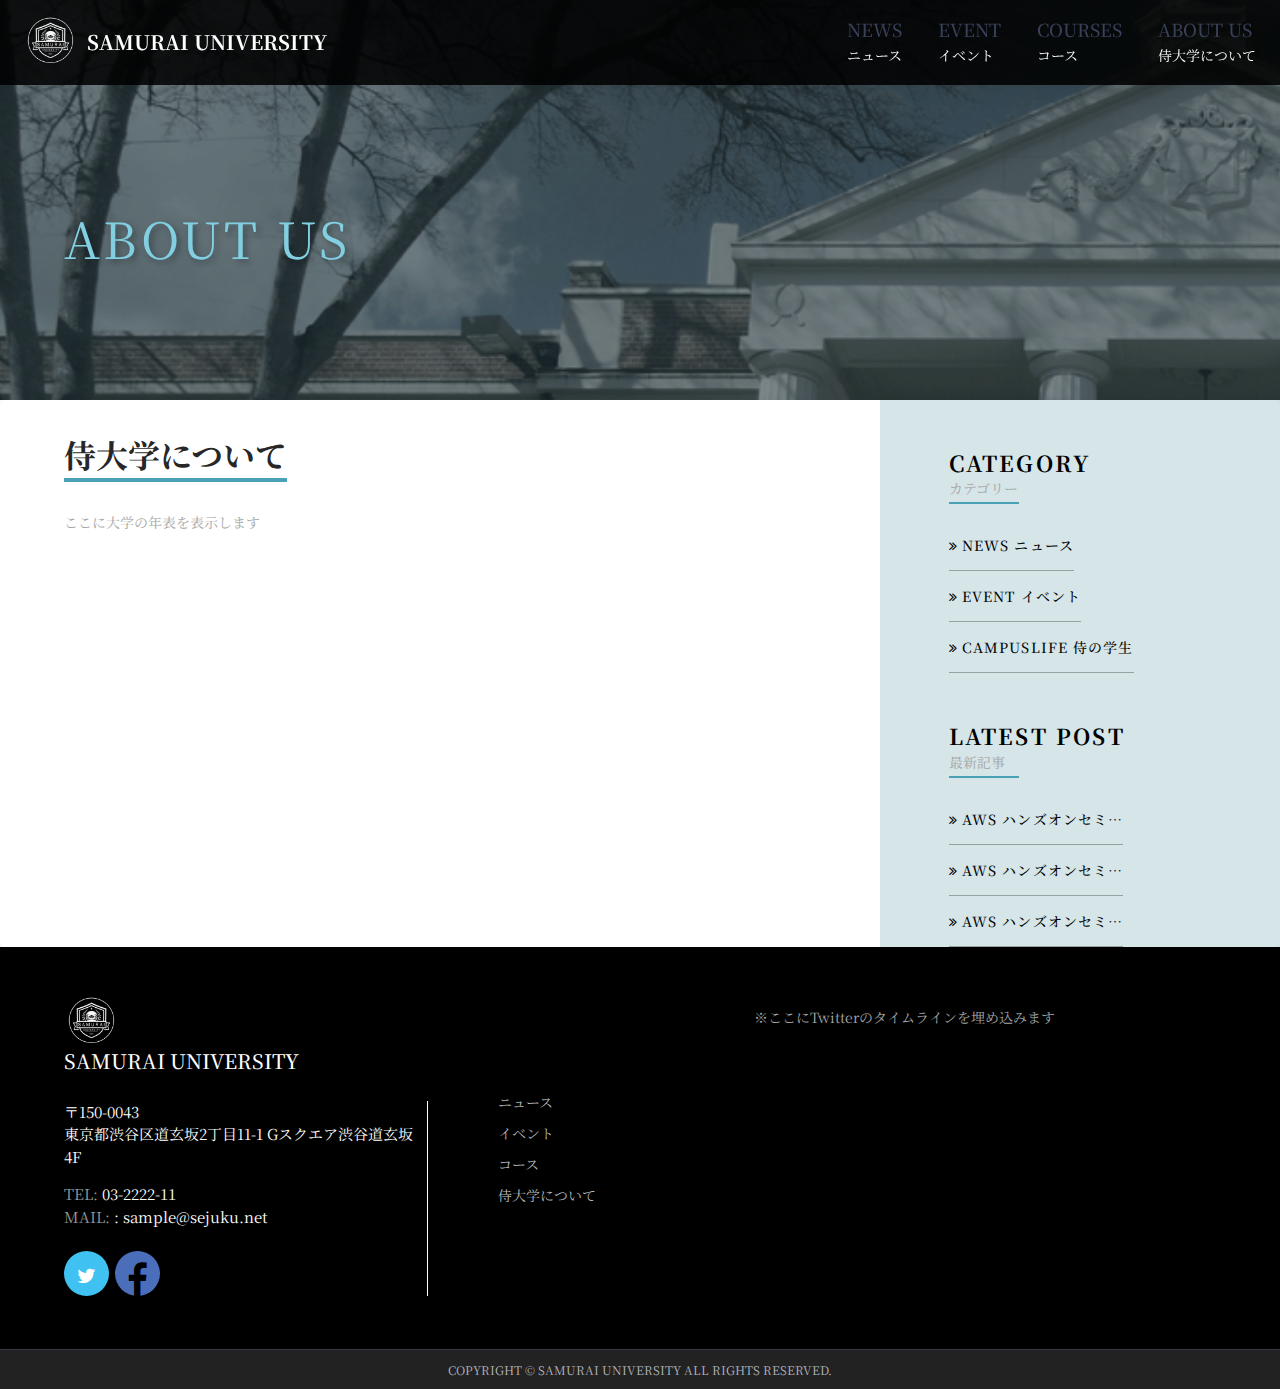
<file: programming/samurai_university/about_us.html>
<!-- header.php ここから -->
<!DOCTYPE html>

<head>
  <title>samurai university</title>
  <meta charset="utf-8" />
  <meta http-equiv="X-UA-Compatible" content="IE=edge" />
  <meta name="description" content="samurai university" />
  <meta name="viewport" content="width=device-width, initial-scale=1" />
  <link rel="stylesheet" type="text/css" href="styles/bootstrap4/bootstrap.min.css" />
  <link href="plugins/font-awesome-4.7.0/css/font-awesome.min.css" rel="stylesheet" type="text/css" />
  <link rel="stylesheet" type="text/css" href="styles/main_styles.css" />
</head>

<body>
  <div class="super_container">
    <!-- ヘッダーここから -->
    <header class="header">
      <div class="header_container">
        <div class="">
          <nav class="navbar navbar-expand-lg">
            <div class="logo_container">
              <div class="logo_text">
                <a href="index.html">
                  <img src="images/logo_big.png" />
                  <span>Samurai University</span>
                </a>
              </div>
            </div>
            <button class="navbar-toggler" type="button" data-toggle="collapse" data-target="#navbarSupportedContent"
              aria-controls="navbarSupportedContent" aria-expanded="false" aria-label="Toggle navigation">
              <i class="fa fa-bars toggle-menu" aria-hidden="true"></i>
            </button>
            <div class="collapse navbar-collapse" id="navbarSupportedContent">
              <ul class="navbar-nav flex-row ml-md-auto d-md-flex main_nav">
                <li class="nav-item">
                  <a class="nav-link" href="news.html">
                    NEWS
                    <p>ニュース</p>
                  </a>
                </li>
                <li class="nav-item">
                  <a class="nav-link" href="events.html">
                    EVENT
                    <p>イベント</p>
                  </a>
                </li>
                <li class="nav-item">
                  <a class="nav-link" href="courses.html">
                    COURSES
                    <p>コース</p>
                  </a>
                </li>
                <li class="nav-item">
                  <a class="nav-link" href="about_us.html">
                    ABOUT US
                    <p>侍大学について</p>
                  </a>
                </li>
              </ul>
            </div>
          </nav>
        </div>
      </div>
    </header>
    <!-- ヘッダー ここまで -->
    <!-- header.php ここまで -->

    <!-- Home -->

    <div class="home">
      <div class="breadcrumbs_container">
        <div class="image_header">
          <div class="header_info">
            <!-- titleを出力します -->
            <div>about us</div>
          </div>
        </div>
      </div>
    </div>

    <!-- Course -->

    <div class="course">
      <div class="row content-body">
        <!-- Course -->
        <div class="col-lg-8">
          <!-- Course Tabs -->
          <div class="course_tabs_container">
            <div class="tab_panels">
              <!-- Description -->
              <div class="tab_panel">
                <div class="tab_panel_title">侍大学について</div>
                <!-- ここからはすべて the_content()で置き換えるため削除します。 -->
                ここに大学の年表を表示します
                <!-- ここまではすべて the_content()で置き換えるため削除します。 -->
              </div>
            </div>
          </div>
        </div>

        <!-- Course Sidebar -->
        <div class="col-lg-4" style="background-color: #2b7b8e33">
          <div class="sidebar">
            <div class="category">
              <div class="section_title_container category_title">
                <h2>CATEGORY</h2>
                <div class="section_subtitle">カテゴリー</div>
              </div>
              <div class="sidebar_categories">
                <ul>
                  <li><a href="#">News ニュース</a></li>
                  <li><a href="#">Event イベント</a></li>
                  <li><a href="#">CampusLife 侍の学生</a></li>
                </ul>
              </div>
            </div>
            <div class="category">
              <div class="section_title_container category_title">
                <h2>Latest Post</h2>
                <div class="section_subtitle">最新記事</div>
              </div>
              <div class="sidebar_categories">
                <ul>
                  <li><a href="#">AWS ハンズオンセミ…</a></li>
                  <li><a href="#">AWS ハンズオンセミ…</a></li>
                  <li><a href="#">AWS ハンズオンセミ…</a></li>
                </ul>
              </div>
            </div>
          </div>
        </div>
      </div>
    </div>

    <!-- footer.php ここから -->
    <footer class="footer">
      <div class="row footer_row">
        <div class="col">
          <div class="footer_content">
            <div class="row">
              <div class="col-lg-4 footer_col">
                <div class="footer_section footer_about">
                  <div class="footer_logo_container">
                    <img src="images/logo_big.png" alt="" />
                    <a href="">
                      <div class="footer_logo_text">Samurai University</div>
                    </a>
                  </div>
                  <div class="footer_contact_info">
                    <div>〒150-0043</div>
                    <div>東京都渋谷区道玄坂2丁目11-1 Gスクエア渋谷道玄坂4F</div>
                    <ul>
                      <li><span>TEL: </span>03-2222-11</li>
                      <li><span>MAIL: </span>: sample@sejuku.net</li>
                    </ul>
                  </div>
                  <div class="footer_social">
                    <ul>
                      <li>
                        <a href=""><i class="fa fa-twitter" aria-hidden="true"></i></a>
                      </li>
                      <li>
                        <a href=""><i class="fa fa-facebook" aria-hidden="true"></i></a>
                      </li>
                    </ul>
                  </div>
                </div>
              </div>
              <div class="col-lg-3 footer_col">
                <div class="footer_section footer_links">
                  <div class="footer_links_container">
                    <ul>
                      <li><a href="news.html">ニュース</a></li>
                      <li><a href="events.html">イベント</a></li>
                      <li><a href="courses.html">コース</a></li>
                      <li><a href="about_us.html">侍大学について</a></li>
                    </ul>
                  </div>
                </div>
              </div>
              <div class="col-lg-5 footer_col clearfix">
                ※ここにTwitterのタイムラインを埋め込みます
              </div>
            </div>
          </div>
        </div>
      </div>
      <div class="row copyright_row">
        <div class="col">
          <div class="copyright d-flex flex-lg-row flex-column align-items-center justify-content-start">
            <div class="cr_text">
              Copyright &copy; Samurai University All Rights Reserved.
            </div>
          </div>
        </div>
      </div>
    </footer>
  </div>

  <!--jQuery-->
  <script src="js/jquery-3.2.1.min.js"></script>
  <script src="styles/bootstrap4/popper.js"></script>
  <script src="styles/bootstrap4/bootstrap.min.js"></script>
  <script type="text/javascript">
    $(".carousel").carousel();
  </script>

</body>

</html>
<!-- footer.php ここまで -->
</file>
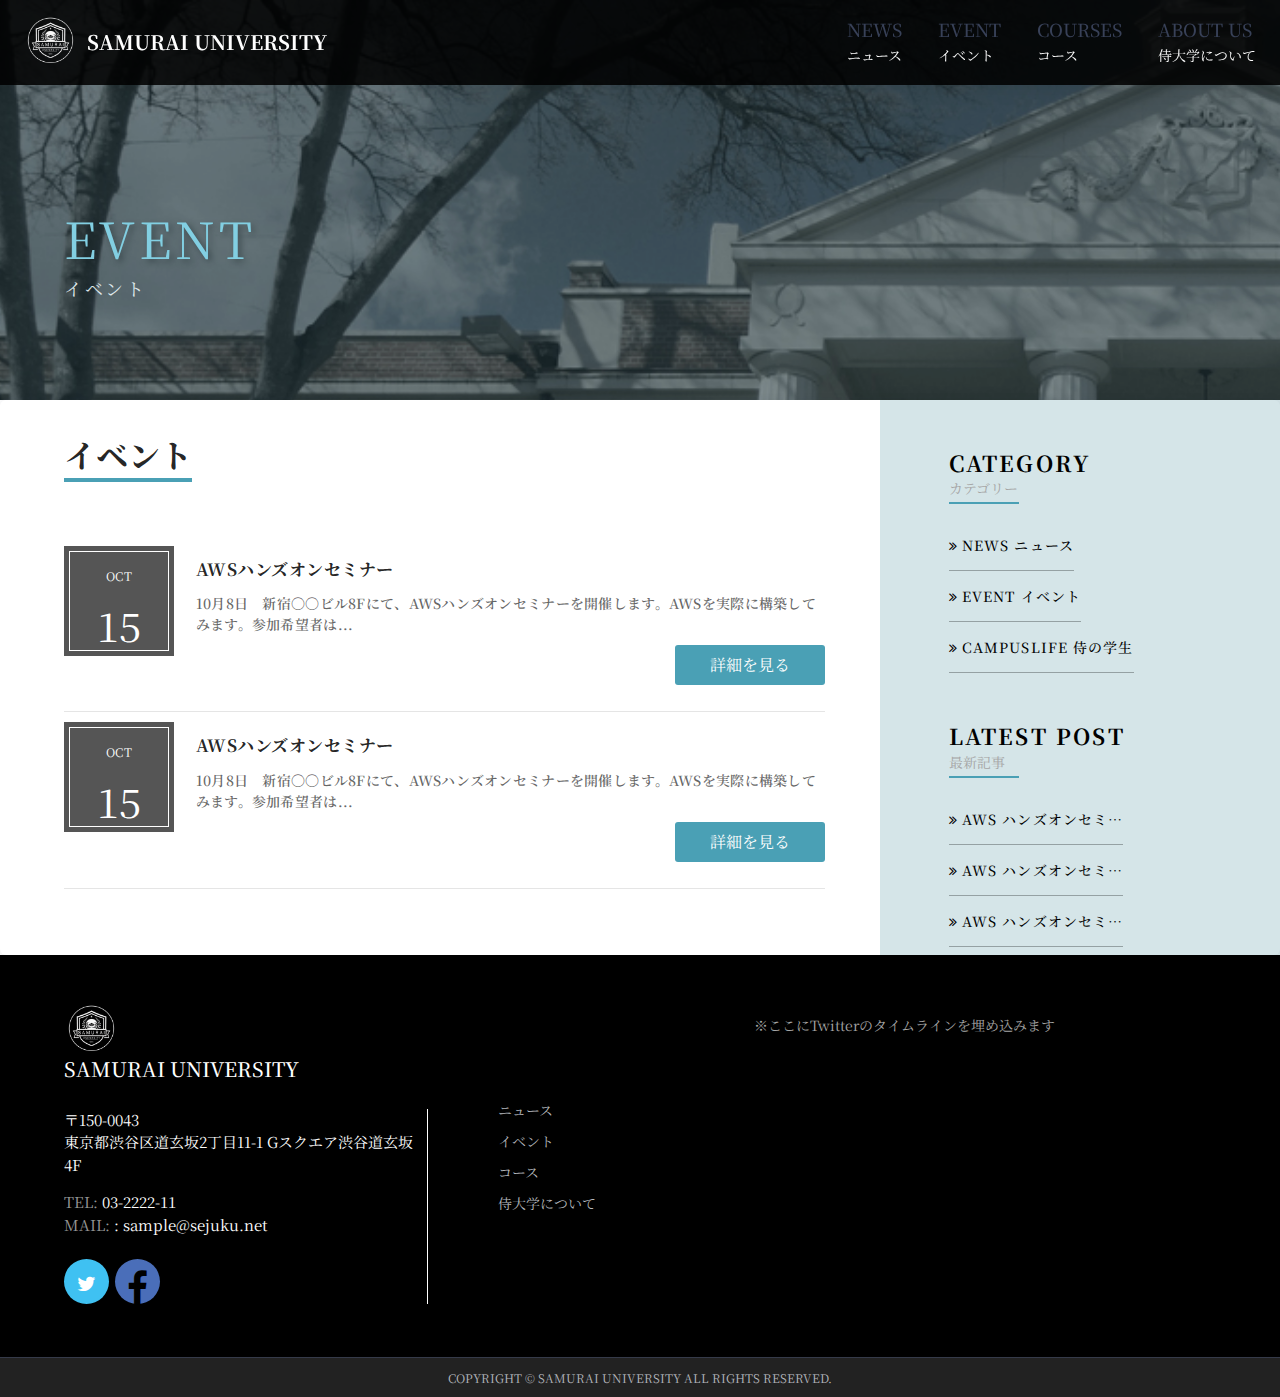
<file: programming/samurai_university/events.html>
<!-- header.php ここから -->
<!DOCTYPE html>

<head>
  <title>samurai university</title>
  <meta charset="utf-8" />
  <meta http-equiv="X-UA-Compatible" content="IE=edge" />
  <meta name="description" content="samurai university" />
  <meta name="viewport" content="width=device-width, initial-scale=1" />
  <link rel="stylesheet" type="text/css" href="styles/bootstrap4/bootstrap.min.css" />
  <link href="plugins/font-awesome-4.7.0/css/font-awesome.min.css" rel="stylesheet" type="text/css" />
  <link rel="stylesheet" type="text/css" href="styles/main_styles.css" />
</head>

<body>
  <div class="super_container">
    <!-- ヘッダーここから -->
    <header class="header">
      <div class="header_container">
        <div class="">
          <nav class="navbar navbar-expand-lg">
            <div class="logo_container">
              <div class="logo_text">
                <a href="index.html">
                  <img src="images/logo_big.png" />
                  <span>Samurai University</span>
                </a>
              </div>
            </div>
            <button class="navbar-toggler" type="button" data-toggle="collapse" data-target="#navbarSupportedContent"
              aria-controls="navbarSupportedContent" aria-expanded="false" aria-label="Toggle navigation">
              <i class="fa fa-bars toggle-menu" aria-hidden="true"></i>
            </button>
            <div class="collapse navbar-collapse" id="navbarSupportedContent">
              <ul class="navbar-nav flex-row ml-md-auto d-md-flex main_nav">
                <li class="nav-item">
                  <a class="nav-link" href="news.html">
                    NEWS
                    <p>ニュース</p>
                  </a>
                </li>
                <li class="nav-item">
                  <a class="nav-link" href="events.html">
                    EVENT
                    <p>イベント</p>
                  </a>
                </li>
                <li class="nav-item">
                  <a class="nav-link" href="courses.html">
                    COURSES
                    <p>コース</p>
                  </a>
                </li>
                <li class="nav-item">
                  <a class="nav-link" href="about_us.html">
                    ABOUT US
                    <p>侍大学について</p>
                  </a>
                </li>
              </ul>
            </div>
          </nav>
        </div>
      </div>
    </header>
    <!-- ヘッダー ここまで -->
    <!-- header.php ここまで -->

    <!-- Home -->

    <div class="home">
      <div class="breadcrumbs_container">
        <div class="image_header">
          <div class="header_info">
            <div>Event</div>
            <div>イベント</div>
          </div>
        </div>
      </div>
    </div>

    <!-- Course -->

    <div class="course">
      <div class="row content-body">
        <!-- Course -->
        <div class="col-lg-8">
          <!-- Course Tabs -->
          <div class="course_tabs_container">
            <div class="tab_panels">
              <!-- Description -->
              <div class="tab_panel">
                <div class="tab_panel_title">イベント</div>
                <div class="tab_panel_content">
                  <div class="tab_panel_text">
                    <!-- WordPress loop start -->
                    <div class="news_posts_small">
                      <div class="row">
                        <div class="col-lg-2 col-md-2 col-sx-12">
                          <div class="calendar_news_border">
                            <div class="calendar_news_border_1">
                              <div class="calendar_month">OCT</div>
                              <div class="calendar_day">
                                <span>15</span>
                              </div>
                            </div>
                          </div>
                        </div>
                        <div class="col-lg-10 col-md-10 col-sx-12">
                          <div class="news_post_small_title">
                            <a href="events_detail.html">AWSハンズオンセミナー</a>
                          </div>
                          <div class="news_post_meta">
                            <ul>
                              <li>
                                10月8日　新宿〇〇ビル8Fにて、AWSハンズオンセミナーを開催します。AWSを実際に構築してみます。参加希望者は...
                              </li>
                            </ul>
                          </div>
                          <div class="read_continue">
                            <button onclick="location.href='events_detail.html'">詳細を見る</button>
                          </div>
                        </div>
                      </div>
                      <hr />
                    </div>
                    <!-- WordPress loop until here -->
                    <div class="news_posts_small">
                      <div class="row">
                        <div class="col-lg-2 col-md-2 col-sx-12">
                          <div class="calendar_news_border">
                            <div class="calendar_news_border_1">
                              <div class="calendar_month">OCT</div>
                              <div class="calendar_day">
                                <span>15</span>
                              </div>
                            </div>
                          </div>
                        </div>
                        <div class="col-lg-10 col-md-10 col-sx-12">
                          <div class="news_post_small_title">
                            <a href="events_detail.html">AWSハンズオンセミナー</a>
                          </div>
                          <div class="news_post_meta">
                            <ul>
                              <li>
                                10月8日　新宿〇〇ビル8Fにて、AWSハンズオンセミナーを開催します。AWSを実際に構築してみます。参加希望者は...
                              </li>
                            </ul>
                          </div>
                          <div class="read_continue">
                            <button onclick="location.href='events_detail.html'">詳細を見る</button>
                          </div>
                        </div>
                      </div>
                      <hr />
                    </div>
                  </div>
                </div>
              </div>
            </div>
          </div>
        </div>

        <!-- Course Sidebar -->
        <div class="col-lg-4" style="background-color: #2b7b8e33">
          <div class="sidebar">
            <div class="category">
              <div class="section_title_container category_title">
                <h2>CATEGORY</h2>
                <div class="section_subtitle">カテゴリー</div>
              </div>
              <div class="sidebar_categories">
                <ul>
                  <li><a href="#">News ニュース</a></li>
                  <li><a href="#">Event イベント</a></li>
                  <li><a href="#">CampusLife 侍の学生</a></li>
                </ul>
              </div>
            </div>
            <div class="category">
              <div class="section_title_container category_title">
                <h2>Latest Post</h2>
                <div class="section_subtitle">最新記事</div>
              </div>
              <div class="sidebar_categories">
                <ul>
                  <li><a href="#">AWS ハンズオンセミ…</a></li>
                  <li><a href="#">AWS ハンズオンセミ…</a></li>
                  <li><a href="#">AWS ハンズオンセミ…</a></li>
                </ul>
              </div>
            </div>
          </div>
        </div>
      </div>
    </div>
    <!-- footer.php ここから -->
    <footer class="footer">
      <div class="row footer_row">
        <div class="col">
          <div class="footer_content">
            <div class="row">
              <div class="col-lg-4 footer_col">
                <div class="footer_section footer_about">
                  <div class="footer_logo_container">
                    <img src="images/logo_big.png" alt="" />
                    <a href="">
                      <div class="footer_logo_text">Samurai University</div>
                    </a>
                  </div>
                  <div class="footer_contact_info">
                    <div>〒150-0043</div>
                    <div>東京都渋谷区道玄坂2丁目11-1 Gスクエア渋谷道玄坂4F</div>
                    <ul>
                      <li><span>TEL: </span>03-2222-11</li>
                      <li><span>MAIL: </span>: sample@sejuku.net</li>
                    </ul>
                  </div>
                  <div class="footer_social">
                    <ul>
                      <li>
                        <a href=""><i class="fa fa-twitter" aria-hidden="true"></i></a>
                      </li>
                      <li>
                        <a href=""><i class="fa fa-facebook" aria-hidden="true"></i></a>
                      </li>
                    </ul>
                  </div>
                </div>
              </div>
              <div class="col-lg-3 footer_col">
                <div class="footer_section footer_links">
                  <div class="footer_links_container">
                    <ul>
                      <li><a href="news.html">ニュース</a></li>
                      <li><a href="events.html">イベント</a></li>
                      <li><a href="courses.html">コース</a></li>
                      <li><a href="about_us.html">侍大学について</a></li>
                    </ul>
                  </div>
                </div>
              </div>
              <div class="col-lg-5 footer_col clearfix">
                ※ここにTwitterのタイムラインを埋め込みます
              </div>
            </div>
          </div>
        </div>
      </div>
      <div class="row copyright_row">
        <div class="col">
          <div class="copyright d-flex flex-lg-row flex-column align-items-center justify-content-start">
            <div class="cr_text">
              Copyright &copy; Samurai University All Rights Reserved.
            </div>
          </div>
        </div>
      </div>
    </footer>
  </div>

  <!--jQuery-->
  <script src="js/jquery-3.2.1.min.js"></script>
  <script src="styles/bootstrap4/popper.js"></script>
  <script src="styles/bootstrap4/bootstrap.min.js"></script>
  <script type="text/javascript">
    $(".carousel").carousel();
  </script>

</body>

</html>
<!-- footer.php ここまで -->
</file>
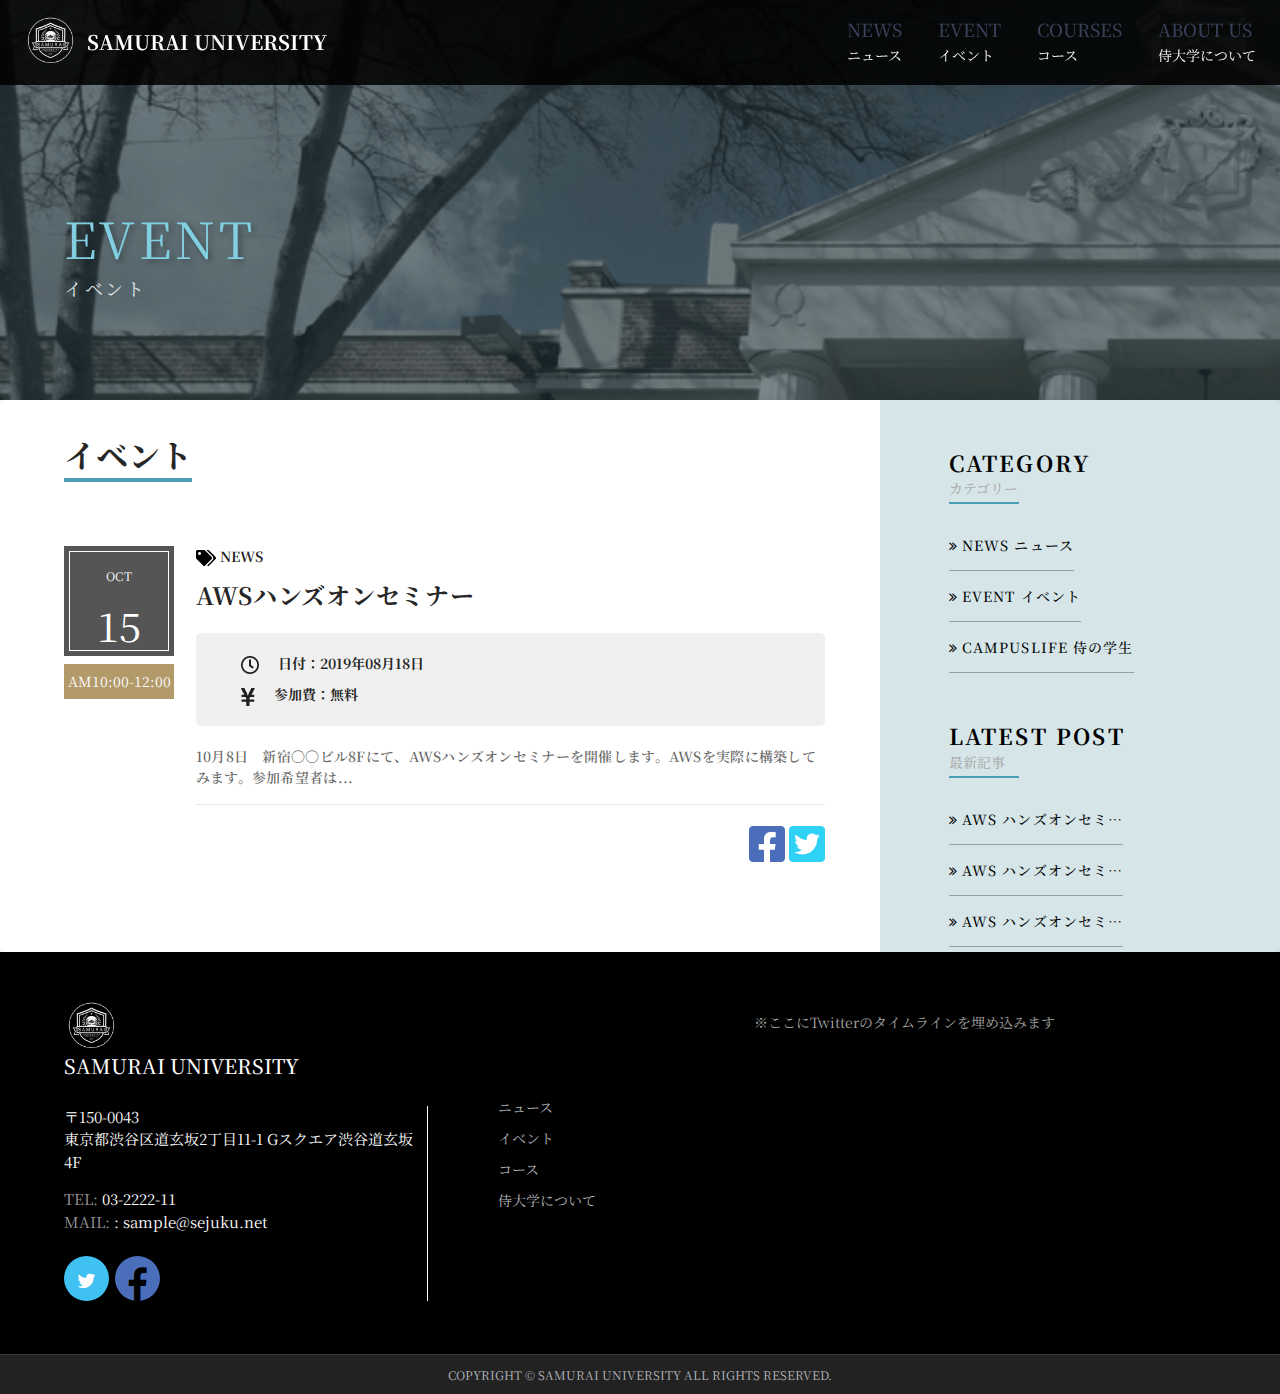
<file: programming/samurai_university/events_detail.html>
<!-- header.php ここから -->
<!DOCTYPE html>

<head>
  <title>samurai university</title>
  <meta charset="utf-8" />
  <meta http-equiv="X-UA-Compatible" content="IE=edge" />
  <meta name="description" content="samurai university" />
  <meta name="viewport" content="width=device-width, initial-scale=1" />
  <link rel="stylesheet" type="text/css" href="styles/bootstrap4/bootstrap.min.css" />
  <link href="plugins/font-awesome-4.7.0/css/font-awesome.min.css" rel="stylesheet" type="text/css" />
  <link rel="stylesheet" type="text/css" href="styles/main_styles.css" />
</head>

<body>
  <div class="super_container">
    <!-- ヘッダーここから -->
    <header class="header">
      <div class="header_container">
        <div class="">
          <nav class="navbar navbar-expand-lg">
            <div class="logo_container">
              <div class="logo_text">
                <a href="index.html">
                  <img src="images/logo_big.png" />
                  <span>Samurai University</span>
                </a>
              </div>
            </div>
            <button class="navbar-toggler" type="button" data-toggle="collapse" data-target="#navbarSupportedContent"
              aria-controls="navbarSupportedContent" aria-expanded="false" aria-label="Toggle navigation">
              <i class="fa fa-bars toggle-menu" aria-hidden="true"></i>
            </button>
            <div class="collapse navbar-collapse" id="navbarSupportedContent">
              <ul class="navbar-nav flex-row ml-md-auto d-md-flex main_nav">
                <li class="nav-item">
                  <a class="nav-link" href="news.html">
                    NEWS
                    <p>ニュース</p>
                  </a>
                </li>
                <li class="nav-item">
                  <a class="nav-link" href="events.html">
                    EVENT
                    <p>イベント</p>
                  </a>
                </li>
                <li class="nav-item">
                  <a class="nav-link" href="courses.html">
                    COURSES
                    <p>コース</p>
                  </a>
                </li>
                <li class="nav-item">
                  <a class="nav-link" href="about_us.html">
                    ABOUT US
                    <p>侍大学について</p>
                  </a>
                </li>
              </ul>
            </div>
          </nav>
        </div>
      </div>
    </header>
    <!-- ヘッダー ここまで -->
    <!-- header.php ここまで -->

    <!-- Home -->

    <div class="home">
      <div class="breadcrumbs_container">
        <div class="image_header">
          <div class="header_info">
            <div>Event</div>
            <div>イベント</div>
          </div>
        </div>
      </div>
    </div>

    <!-- Post 部分 -->
    <div class="course">
      <div class="row content-body">
        <!-- Course -->
        <div class="col-lg-8">
          <!-- Course Tabs -->
          <div class="course_tabs_container">
            <div class="tab_panels">
              <!-- Description -->
              <div class="tab_panel">
                <div class="tab_panel_title">イベント</div>
                <div class="tab_panel_content">
                  <div class="tab_panel_text">
                    <div class="news_posts_small">
                      <div class="row">
                        <div class="col-lg-2 col-md-2 col-sx-12">
                          <div class="calendar_news_border">
                            <div class="calendar_news_border_1">
                              <div class="calendar_month">OCT</div>
                              <div class="calendar_day">
                                <span>15</span>
                              </div>
                            </div>
                          </div>
                          <div class="calendar_hour">AM10:00-12:00</div>
                        </div>
                        <div class="col-lg-10 col-md-10 col-sx-12">
                          <div class="news_post_small_header">
                            <img src="images/tags-solid.png" alt="" /> NEWS
                          </div>
                          <div class="news_detail_title">
                            AWSハンズオンセミナー
                          </div>
                          <div class="news_time">
                            <div>
                              <img src="images/clock-regular.png" alt="" />
                              <span>日付：2019年08月18日</span>
                            </div>
                            <div>
                              <img src="images/yen-sign-solid.png" alt="" />
                              <span>参加費：無料</span>
                            </div>
                          </div>
                          <div class="news_post_meta">
                            10月8日　新宿〇〇ビル8Fにて、AWSハンズオンセミナーを開催します。AWSを実際に構築してみます。参加希望者は...
                          </div>

                          <hr />
                          <div class="social_share">
                            <img src="images/facebook-square-brands.png" alt="" />
                            <img src="images/twitter-square-brands.png" alt="" />
                          </div>
                        </div>
                      </div>
                    </div>
                  </div>
                </div>
              </div>
            </div>
          </div>
        </div>

        <!--  Sidebar -->
        <div class="col-lg-4" style="background-color: #2b7b8e33">
          <div class="sidebar">
            <div class="category">
              <div class="section_title_container category_title">
                <h2>CATEGORY</h2>
                <div class="section_subtitle">カテゴリー</div>
              </div>
              <div class="sidebar_categories">
                <ul>
                  <li><a href="#">News ニュース</a></li>
                  <li><a href="#">Event イベント</a></li>
                  <li><a href="#">CampusLife 侍の学生</a></li>
                </ul>
              </div>
            </div>
            <div class="category">
              <div class="section_title_container category_title">
                <h2>Latest Post</h2>
                <div class="section_subtitle">最新記事</div>
              </div>
              <div class="sidebar_categories">
                <ul>
                  <li><a href="#">AWS ハンズオンセミ…</a></li>
                  <li><a href="#">AWS ハンズオンセミ…</a></li>
                  <li><a href="#">AWS ハンズオンセミ…</a></li>
                </ul>
              </div>
            </div>
          </div>
        </div>
      </div>
    </div>
    <!-- footer.php ここから -->
    <footer class="footer">
      <div class="row footer_row">
        <div class="col">
          <div class="footer_content">
            <div class="row">
              <div class="col-lg-4 footer_col">
                <div class="footer_section footer_about">
                  <div class="footer_logo_container">
                    <img src="images/logo_big.png" alt="" />
                    <a href="">
                      <div class="footer_logo_text">Samurai University</div>
                    </a>
                  </div>
                  <div class="footer_contact_info">
                    <div>〒150-0043</div>
                    <div>東京都渋谷区道玄坂2丁目11-1 Gスクエア渋谷道玄坂4F</div>
                    <ul>
                      <li><span>TEL: </span>03-2222-11</li>
                      <li><span>MAIL: </span>: sample@sejuku.net</li>
                    </ul>
                  </div>
                  <div class="footer_social">
                    <ul>
                      <li>
                        <a href=""><i class="fa fa-twitter" aria-hidden="true"></i></a>
                      </li>
                      <li>
                        <a href=""><i class="fa fa-facebook" aria-hidden="true"></i></a>
                      </li>
                    </ul>
                  </div>
                </div>
              </div>
              <div class="col-lg-3 footer_col">
                <div class="footer_section footer_links">
                  <div class="footer_links_container">
                    <ul>
                      <li><a href="news.html">ニュース</a></li>
                      <li><a href="events.html">イベント</a></li>
                      <li><a href="courses.html">コース</a></li>
                      <li><a href="about_us.html">侍大学について</a></li>
                    </ul>
                  </div>
                </div>
              </div>
              <div class="col-lg-5 footer_col clearfix">
                ※ここにTwitterのタイムラインを埋め込みます
              </div>
            </div>
          </div>
        </div>
      </div>
      <div class="row copyright_row">
        <div class="col">
          <div class="copyright d-flex flex-lg-row flex-column align-items-center justify-content-start">
            <div class="cr_text">
              Copyright &copy; Samurai University All Rights Reserved.
            </div>
          </div>
        </div>
      </div>
    </footer>
  </div>

  <!--jQuery-->
  <script src="js/jquery-3.2.1.min.js"></script>
  <script src="styles/bootstrap4/popper.js"></script>
  <script src="styles/bootstrap4/bootstrap.min.js"></script>
  <script type="text/javascript">
    $(".carousel").carousel();
  </script>

</body>

</html>
<!-- footer.php ここまで -->
</file>
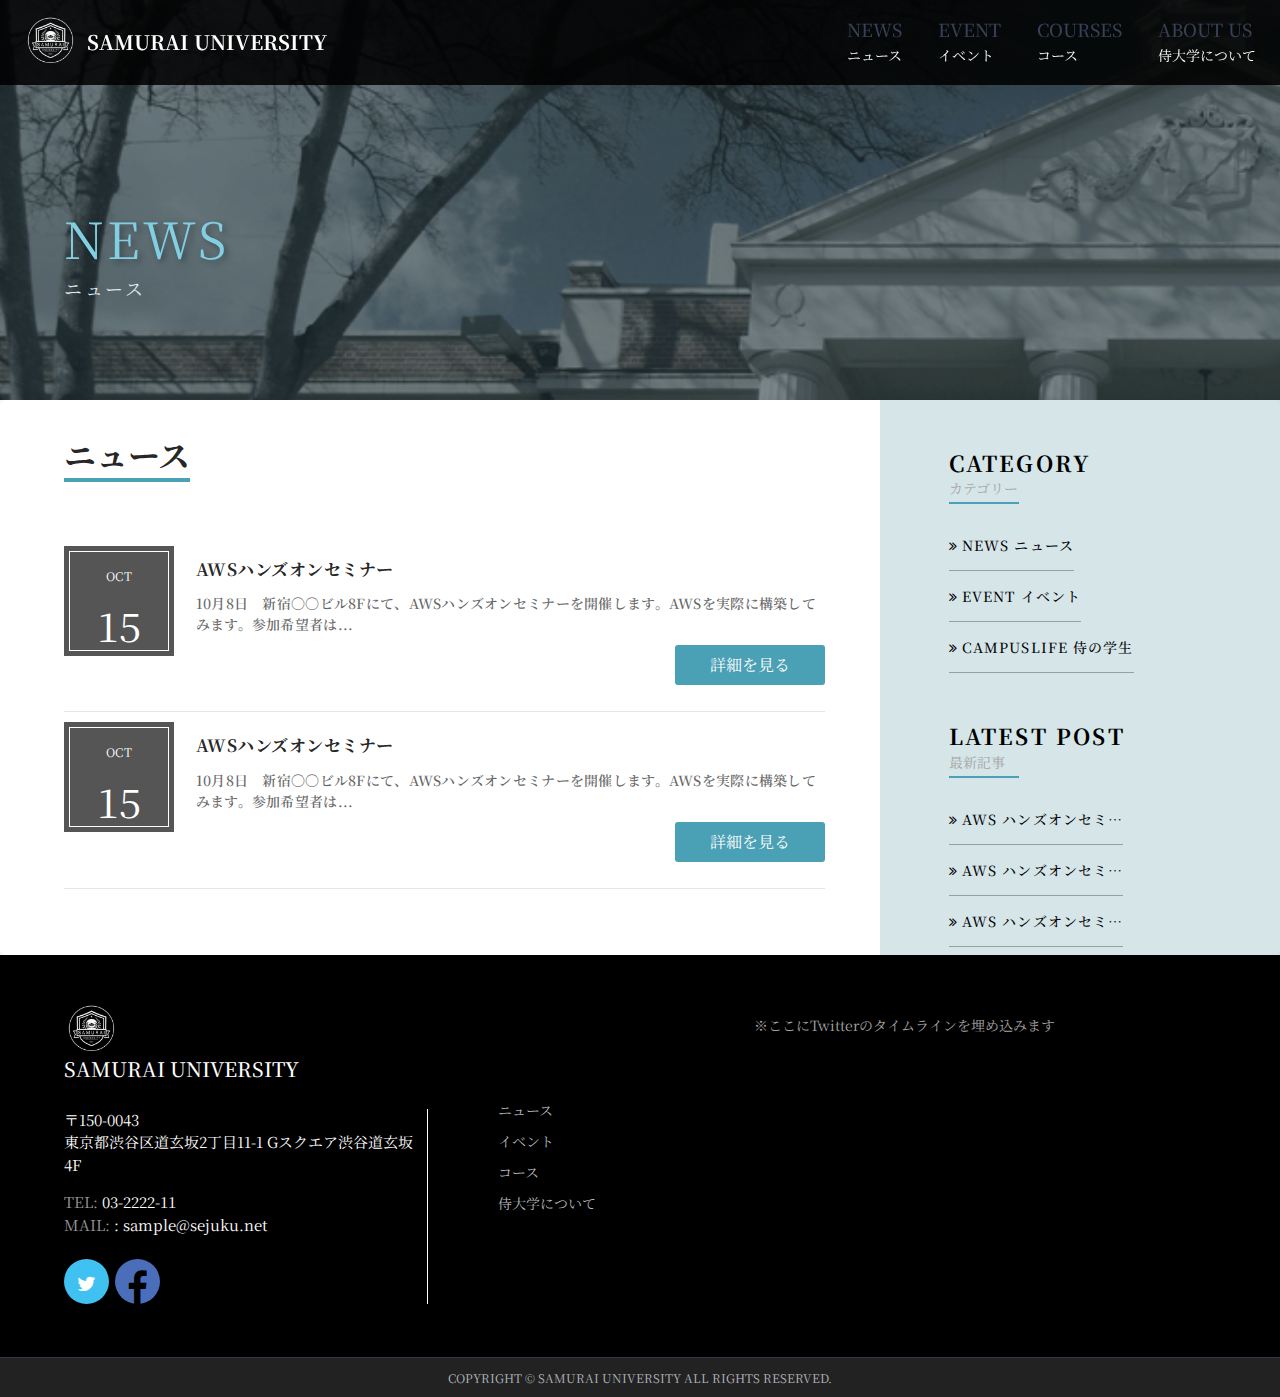
<file: programming/samurai_university/news.html>
<!-- header.php ここから -->
<!DOCTYPE html>

<head>
  <title>samurai university</title>
  <meta charset="utf-8" />
  <meta http-equiv="X-UA-Compatible" content="IE=edge" />
  <meta name="description" content="samurai university" />
  <meta name="viewport" content="width=device-width, initial-scale=1" />
  <link rel="stylesheet" type="text/css" href="styles/bootstrap4/bootstrap.min.css" />
  <link href="plugins/font-awesome-4.7.0/css/font-awesome.min.css" rel="stylesheet" type="text/css" />
  <link rel="stylesheet" type="text/css" href="styles/main_styles.css" />
</head>

<body>
  <div class="super_container">
    <!-- ヘッダーここから -->
    <header class="header">
      <div class="header_container">
        <div class="">
          <nav class="navbar navbar-expand-lg">
            <div class="logo_container">
              <div class="logo_text">
                <a href="index.html">
                  <img src="images/logo_big.png" />
                  <span>Samurai University</span>
                </a>
              </div>
            </div>
            <button class="navbar-toggler" type="button" data-toggle="collapse" data-target="#navbarSupportedContent"
              aria-controls="navbarSupportedContent" aria-expanded="false" aria-label="Toggle navigation">
              <i class="fa fa-bars toggle-menu" aria-hidden="true"></i>
            </button>
            <div class="collapse navbar-collapse" id="navbarSupportedContent">
              <ul class="navbar-nav flex-row ml-md-auto d-md-flex main_nav">
                <li class="nav-item">
                  <a class="nav-link" href="news.html">
                    NEWS
                    <p>ニュース</p>
                  </a>
                </li>
                <li class="nav-item">
                  <a class="nav-link" href="events.html">
                    EVENT
                    <p>イベント</p>
                  </a>
                </li>
                <li class="nav-item">
                  <a class="nav-link" href="courses.html">
                    COURSES
                    <p>コース</p>
                  </a>
                </li>
                <li class="nav-item">
                  <a class="nav-link" href="about_us.html">
                    ABOUT US
                    <p>侍大学について</p>
                  </a>
                </li>
              </ul>
            </div>
          </nav>
        </div>
      </div>
    </header>
    <!-- ヘッダー ここまで -->
    <!-- header.php ここまで -->

    <!-- Home -->

    <div class="home">
      <div class="breadcrumbs_container">
        <div class="image_header">
          <div class="header_info">
            <div>news</div>
            <div>ニュース</div>
          </div>
        </div>
      </div>
    </div>

    <!-- Course -->

    <div class="course">
      <div class="row content-body">
        <!-- Course -->
        <div class="col-lg-8">
          <!-- Course Tabs -->
          <div class="course_tabs_container">
            <div class="tab_panels">
              <!-- Description -->
              <div class="tab_panel">
                <div class="tab_panel_title">ニュース</div>
                <div class="tab_panel_content">
                  <div class="tab_panel_text">
                    <!-- news loop from here-->
                    <div class="news_posts_small">
                      <div class="row">
                        <div class="col-lg-2 col-md-2 col-sx-12">
                          <div class="calendar_news_border">
                            <div class="calendar_news_border_1">
                              <div class="calendar_month">OCT</div>
                              <div class="calendar_day">
                                <span>15</span>
                              </div>
                            </div>
                          </div>
                        </div>
                        <div class="col-lg-10 col-md-10 col-sx-12">
                          <div class="news_post_small_title">
                            <a href="news_detail.html">AWSハンズオンセミナー</a>
                          </div>
                          <div class="news_post_meta">
                            <ul>
                              <li>
                                10月8日　新宿〇〇ビル8Fにて、AWSハンズオンセミナーを開催します。AWSを実際に構築してみます。参加希望者は...
                              </li>
                            </ul>
                          </div>
                          <div class="read_continue">
                            <button onclick="location.href='news_detail.html'">詳細を見る</button>
                          </div>
                        </div>
                      </div>
                      <hr />
                    </div>
                    <!-- news loop until here-->

                    <div class="news_posts_small">
                      <div class="row">
                        <div class="col-lg-2 col-md-2 col-sx-12">
                          <div class="calendar_news_border">
                            <div class="calendar_news_border_1">
                              <div class="calendar_month">OCT</div>
                              <div class="calendar_day">
                                <span>15</span>
                              </div>
                            </div>
                          </div>
                        </div>
                        <div class="col-lg-10 col-md-10 col-sx-12">
                          <div class="news_post_small_title">
                            <a href="news_detail.html">AWSハンズオンセミナー</a>
                          </div>
                          <div class="news_post_meta">
                            <ul>
                              <li>
                                10月8日　新宿〇〇ビル8Fにて、AWSハンズオンセミナーを開催します。AWSを実際に構築してみます。参加希望者は...
                              </li>
                            </ul>
                          </div>
                          <div class="read_continue">
                            <button onclick="location.href='news_detail.html'">詳細を見る</button>
                          </div>
                        </div>
                      </div>
                      <hr />
                    </div>
                  </div>
                </div>
              </div>
            </div>
          </div>
        </div>

        <!-- Course Sidebar -->
        <div class="col-lg-4" style="background-color: #2b7b8e33">
          <!-- sidebar-main に切り出す -->
          <div class="sidebar">
            <div class="category">
              <div class="section_title_container category_title">
                <h2>CATEGORY</h2>
                <div class="section_subtitle">カテゴリー</div>
              </div>
              <div class="sidebar_categories">
                <ul>
                  <li><a href="#">News ニュース</a></li>
                  <li><a href="#">Event イベント</a></li>
                  <li><a href="#">CampusLife 侍の学生</a></li>
                </ul>
              </div>
            </div>
            <div class="category">
              <div class="section_title_container category_title">
                <h2>Latest Post</h2>
                <div class="section_subtitle">最新記事</div>
              </div>
              <div class="sidebar_categories">
                <ul>
                  <li><a href="#">AWS ハンズオンセミ…</a></li>
                  <li><a href="#">AWS ハンズオンセミ…</a></li>
                  <li><a href="#">AWS ハンズオンセミ…</a></li>
                </ul>
              </div>
            </div>
          </div>
          <!-- sidebar-main ここまで -->
        </div>
      </div>
    </div>

    <!-- footer.php ここから -->
    <footer class="footer">
      <div class="row footer_row">
        <div class="col">
          <div class="footer_content">
            <div class="row">
              <div class="col-lg-4 footer_col">
                <div class="footer_section footer_about">
                  <div class="footer_logo_container">
                    <img src="images/logo_big.png" alt="" />
                    <a href="">
                      <div class="footer_logo_text">Samurai University</div>
                    </a>
                  </div>
                  <div class="footer_contact_info">
                    <div>〒150-0043</div>
                    <div>東京都渋谷区道玄坂2丁目11-1 Gスクエア渋谷道玄坂4F</div>
                    <ul>
                      <li><span>TEL: </span>03-2222-11</li>
                      <li><span>MAIL: </span>: sample@sejuku.net</li>
                    </ul>
                  </div>
                  <div class="footer_social">
                    <ul>
                      <li>
                        <a href=""><i class="fa fa-twitter" aria-hidden="true"></i></a>
                      </li>
                      <li>
                        <a href=""><i class="fa fa-facebook" aria-hidden="true"></i></a>
                      </li>
                    </ul>
                  </div>
                </div>
              </div>
              <div class="col-lg-3 footer_col">
                <div class="footer_section footer_links">
                  <div class="footer_links_container">
                    <ul>
                      <li><a href="news.html">ニュース</a></li>
                      <li><a href="events.html">イベント</a></li>
                      <li><a href="courses.html">コース</a></li>
                      <li><a href="about_us.html">侍大学について</a></li>
                    </ul>
                  </div>
                </div>
              </div>
              <div class="col-lg-5 footer_col clearfix">
                ※ここにTwitterのタイムラインを埋め込みます
              </div>
            </div>
          </div>
        </div>
      </div>
      <div class="row copyright_row">
        <div class="col">
          <div class="copyright d-flex flex-lg-row flex-column align-items-center justify-content-start">
            <div class="cr_text">
              Copyright &copy; Samurai University All Rights Reserved.
            </div>
          </div>
        </div>
      </div>
    </footer>
  </div>

  <!--jQuery-->
  <script src="js/jquery-3.2.1.min.js"></script>
  <script src="styles/bootstrap4/popper.js"></script>
  <script src="styles/bootstrap4/bootstrap.min.js"></script>
  <script type="text/javascript">
    $(".carousel").carousel();
  </script>

</body>

</html>
<!-- footer.php ここまで -->
</file>
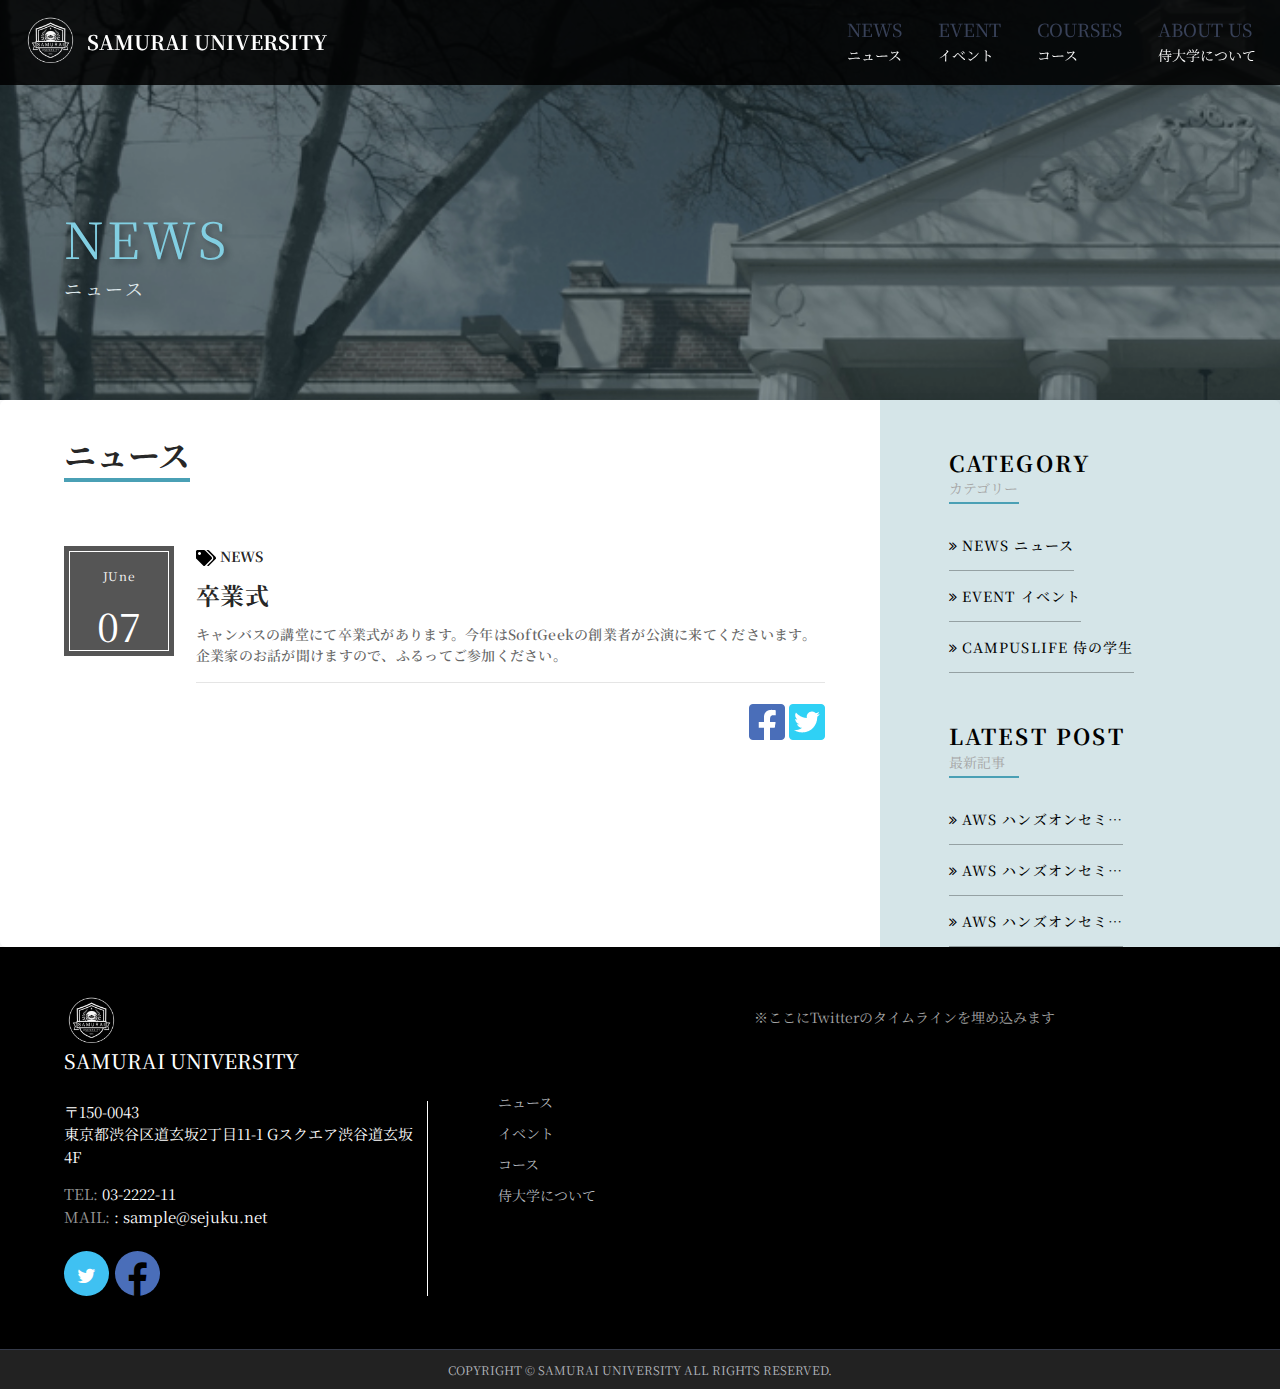
<file: programming/samurai_university/news_detail.html>
<!-- header.php ここから -->
<!DOCTYPE html>

<head>
  <title>samurai university</title>
  <meta charset="utf-8" />
  <meta http-equiv="X-UA-Compatible" content="IE=edge" />
  <meta name="description" content="samurai university" />
  <meta name="viewport" content="width=device-width, initial-scale=1" />
  <link rel="stylesheet" type="text/css" href="styles/bootstrap4/bootstrap.min.css" />
  <link href="plugins/font-awesome-4.7.0/css/font-awesome.min.css" rel="stylesheet" type="text/css" />
  <link rel="stylesheet" type="text/css" href="styles/main_styles.css" />
</head>

<body>
  <div class="super_container">
    <!-- ヘッダーここから -->
    <header class="header">
      <div class="header_container">
        <div class="">
          <nav class="navbar navbar-expand-lg">
            <div class="logo_container">
              <div class="logo_text">
                <a href="index.html">
                  <img src="images/logo_big.png" />
                  <span>Samurai University</span>
                </a>
              </div>
            </div>
            <button class="navbar-toggler" type="button" data-toggle="collapse" data-target="#navbarSupportedContent"
              aria-controls="navbarSupportedContent" aria-expanded="false" aria-label="Toggle navigation">
              <i class="fa fa-bars toggle-menu" aria-hidden="true"></i>
            </button>
            <div class="collapse navbar-collapse" id="navbarSupportedContent">
              <ul class="navbar-nav flex-row ml-md-auto d-md-flex main_nav">
                <li class="nav-item">
                  <a class="nav-link" href="news.html">
                    NEWS
                    <p>ニュース</p>
                  </a>
                </li>
                <li class="nav-item">
                  <a class="nav-link" href="events.html">
                    EVENT
                    <p>イベント</p>
                  </a>
                </li>
                <li class="nav-item">
                  <a class="nav-link" href="courses.html">
                    COURSES
                    <p>コース</p>
                  </a>
                </li>
                <li class="nav-item">
                  <a class="nav-link" href="about_us.html">
                    ABOUT US
                    <p>侍大学について</p>
                  </a>
                </li>
              </ul>
            </div>
          </nav>
        </div>
      </div>
    </header>
    <!-- ヘッダー ここまで -->
    <!-- header.php ここまで -->

    <!-- Home -->

    <div class="home">
      <div class="breadcrumbs_container">
        <div class="image_header">
          <div class="header_info">
            <div>News</div>
            <div>ニュース</div>
          </div>
        </div>
      </div>
    </div>

    <!-- Post 部分 -->
    <div class="course">
      <div class="row content-body">
        <!-- Course -->
        <div class="col-lg-8">
          <!-- Course Tabs -->
          <div class="course_tabs_container">
            <div class="tab_panels">
              <!-- Description -->
              <div class="tab_panel">
                <div class="tab_panel_title">ニュース</div>
                <div class="tab_panel_content">
                  <div class="tab_panel_text">
                    <div class="news_posts_small">
                      <div class="row">
                        <div class="col-lg-2 col-md-2 col-sx-12">
                          <div class="calendar_news_border">
                            <div class="calendar_news_border_1">
                              <div class="calendar_month">JUne</div>
                              <div class="calendar_day">
                                <span>07</span>
                              </div>
                            </div>
                          </div>
                        </div>
                        <div class="col-lg-10 col-md-10 col-sx-12">
                          <div class="news_post_small_header">
                            <img src="images/tags-solid.png" alt="" /> NEWS
                          </div>
                          <div class="news_detail_title">
                            卒業式
                          </div>
                          <div class="news_post_meta">
                            キャンバスの講堂にて卒業式があります。今年はSoftGeekの創業者が公演に来てくださいます。企業家のお話が聞けますので、ふるってご参加ください。
                          </div>

                          <hr />
                          <div class="social_share">
                            <img src="images/facebook-square-brands.png" alt="" />
                            <img src="images/twitter-square-brands.png" alt="" />
                          </div>
                        </div>
                      </div>
                    </div>
                  </div>
                </div>
              </div>
            </div>
          </div>
        </div>

        <!--  Sidebar -->
        <div class="col-lg-4" style="background-color: #2b7b8e33">
          <div class="sidebar">
            <div class="category">
              <div class="section_title_container category_title">
                <h2>CATEGORY</h2>
                <div class="section_subtitle">カテゴリー</div>
              </div>
              <div class="sidebar_categories">
                <ul>
                  <li><a href="#">News ニュース</a></li>
                  <li><a href="#">Event イベント</a></li>
                  <li><a href="#">CampusLife 侍の学生</a></li>
                </ul>
              </div>
            </div>
            <div class="category">
              <div class="section_title_container category_title">
                <h2>Latest Post</h2>
                <div class="section_subtitle">最新記事</div>
              </div>
              <div class="sidebar_categories">
                <ul>
                  <li><a href="#">AWS ハンズオンセミ…</a></li>
                  <li><a href="#">AWS ハンズオンセミ…</a></li>
                  <li><a href="#">AWS ハンズオンセミ…</a></li>
                </ul>
              </div>
            </div>
          </div>
        </div>
      </div>
    </div>
    <!-- footer.php ここから -->
    <footer class="footer">
      <div class="row footer_row">
        <div class="col">
          <div class="footer_content">
            <div class="row">
              <div class="col-lg-4 footer_col">
                <div class="footer_section footer_about">
                  <div class="footer_logo_container">
                    <img src="images/logo_big.png" alt="" />
                    <a href="">
                      <div class="footer_logo_text">Samurai University</div>
                    </a>
                  </div>
                  <div class="footer_contact_info">
                    <div>〒150-0043</div>
                    <div>東京都渋谷区道玄坂2丁目11-1 Gスクエア渋谷道玄坂4F</div>
                    <ul>
                      <li><span>TEL: </span>03-2222-11</li>
                      <li><span>MAIL: </span>: sample@sejuku.net</li>
                    </ul>
                  </div>
                  <div class="footer_social">
                    <ul>
                      <li>
                        <a href=""><i class="fa fa-twitter" aria-hidden="true"></i></a>
                      </li>
                      <li>
                        <a href=""><i class="fa fa-facebook" aria-hidden="true"></i></a>
                      </li>
                    </ul>
                  </div>
                </div>
              </div>
              <div class="col-lg-3 footer_col">
                <div class="footer_section footer_links">
                  <div class="footer_links_container">
                    <ul>
                      <li><a href="news.html">ニュース</a></li>
                      <li><a href="events.html">イベント</a></li>
                      <li><a href="courses.html">コース</a></li>
                      <li><a href="about_us.html">侍大学について</a></li>
                    </ul>
                  </div>
                </div>
              </div>
              <div class="col-lg-5 footer_col clearfix">
                ※ここにTwitterのタイムラインを埋め込みます
              </div>
            </div>
          </div>
        </div>
      </div>
      <div class="row copyright_row">
        <div class="col">
          <div class="copyright d-flex flex-lg-row flex-column align-items-center justify-content-start">
            <div class="cr_text">
              Copyright &copy; Samurai University All Rights Reserved.
            </div>
          </div>
        </div>
      </div>
    </footer>
  </div>

  <!--jQuery-->
  <script src="js/jquery-3.2.1.min.js"></script>
  <script src="styles/bootstrap4/popper.js"></script>
  <script src="styles/bootstrap4/bootstrap.min.js"></script>
  <script type="text/javascript">
    $(".carousel").carousel();
  </script>

</body>

</html>
<!-- footer.php ここまで -->
</file>
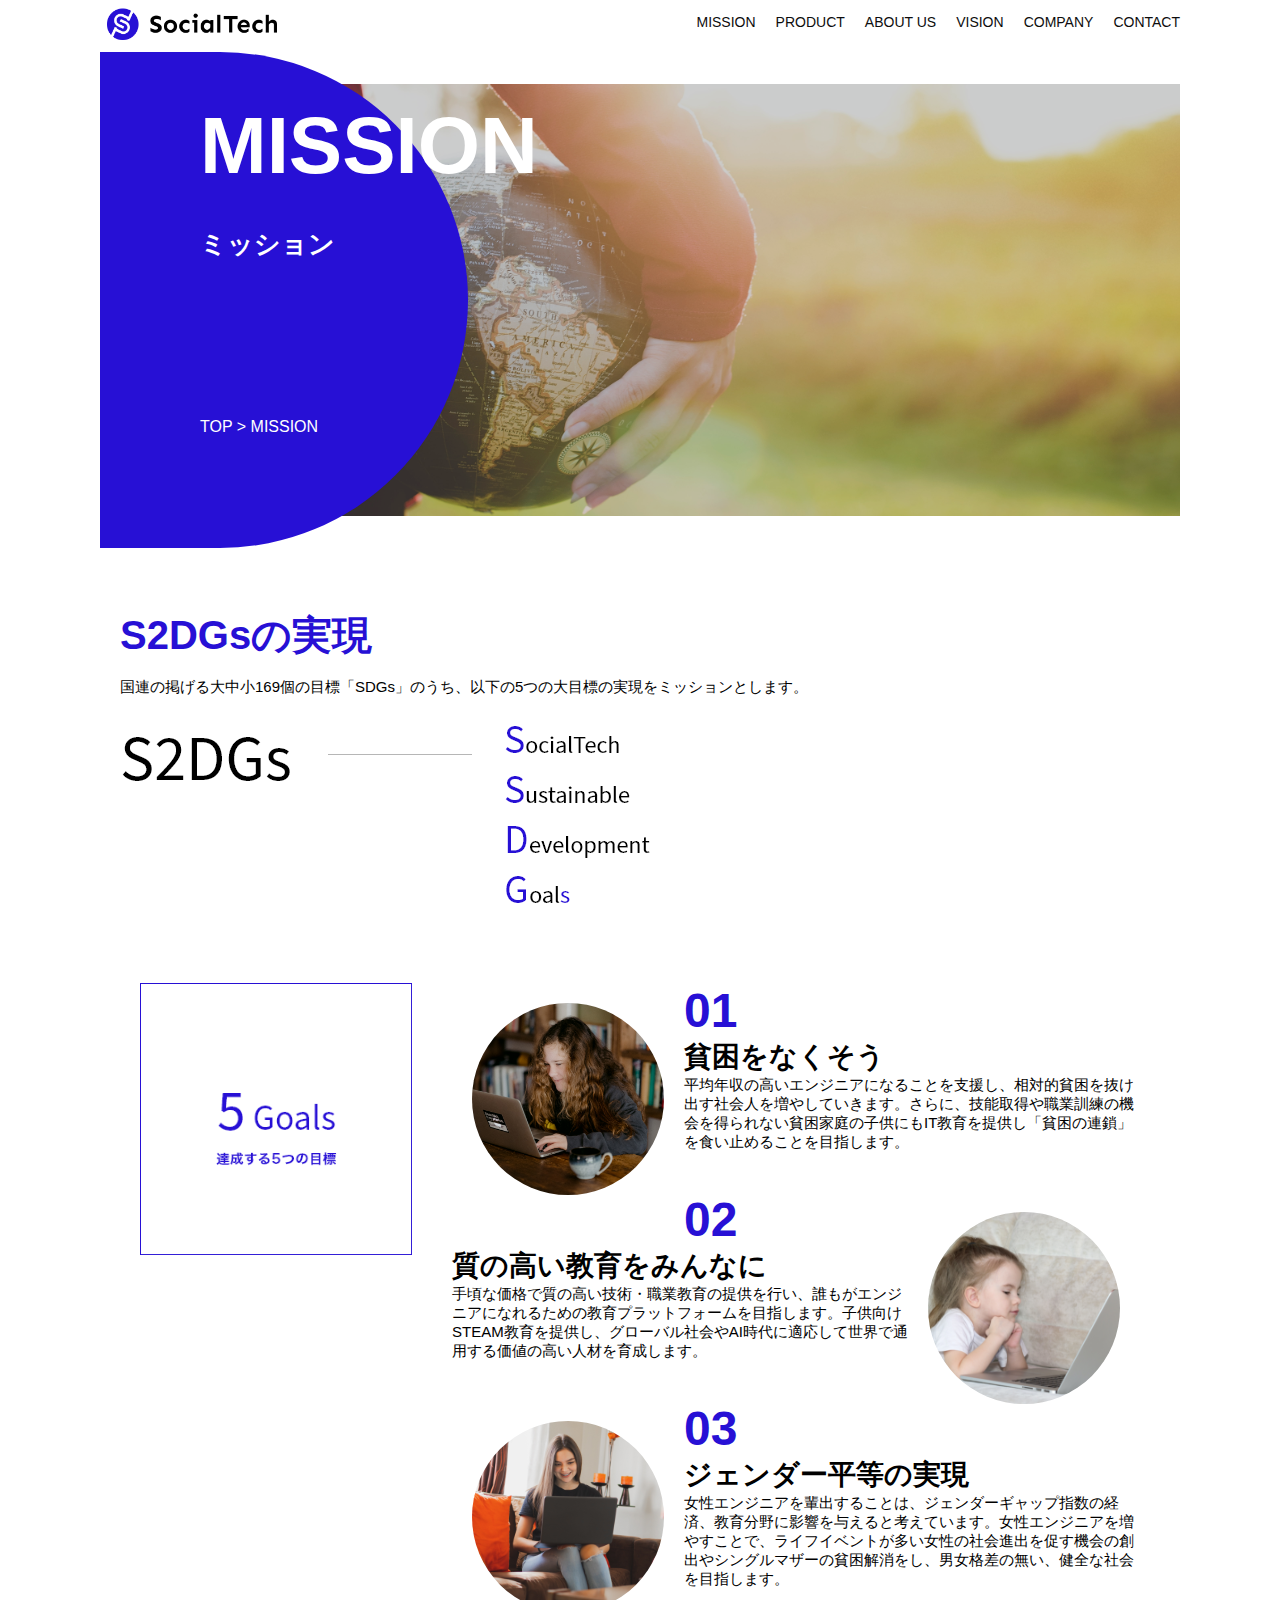
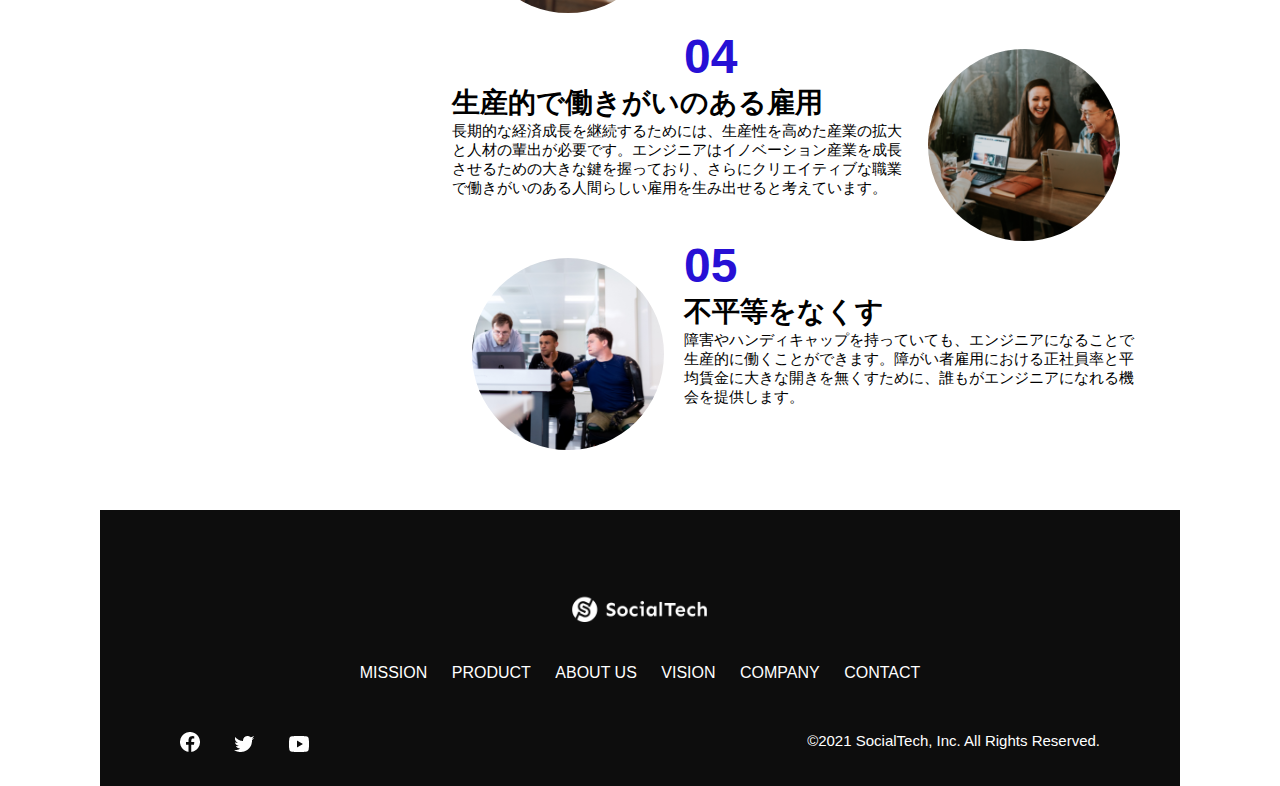
<file: programming/socialtech/mission.html>
<!DOCTYPE html>
<html>
    <head>
        <title>SocialTech - MISSION ミッション -</title>
        <meta charset="utf-8">
        <meta name="description" content="SocialTechが目指す5つの目標（S2DGs）を紹介します">
        <meta name="viewport" content="width=device-width, initial-scale=1.0">
        <link rel="stylesheet" href="style.css">
    </head>

    <body>
        <!-- ヘッダー -->
        <header>
        <!-- ロゴ -->
        <a href="index.html" id="logo">
            <img src="images/logo.png" alt="トップページに戻る">
        </a>

        <!-- PC用ナビゲーション -->
        <nav id="nav-pc">
            <ul>
                <li><a href="mission.html">MISSION</a></li>
                <li><a href="product.html">PRODUCT</a></li>
                <li><a href="index.html#aboutus">ABOUT US</a></li>
                <li><a href="index.html#vision">VISION</a></li>
                <li><a href="index.html#company">COMPANY</a></li>
                <li><a href="index.html#contact">CONTACT</a></li>
            </ul>
        </nav>

        <!-- スマホ用メニューボタン -->
        <button id="menu-sp" onclick="document.getElementById('nav-sp').style.display = 'block'">
            <img src="images/button-menu.png" alt="ナビゲーションを開く">
        </button>

        <!-- スマホ用ナビゲーション -->
        <div id="nav-sp">
            <button id="close" onclick="document.getElementById('nav-sp').style.display = 'none'">
            <img src="images/button-close.png" alt="ナビゲーションを閉じる">
            </button>

            <nav>
            <ul>
                <li>
                <a id="logo-sp" href="index.html" onclick="document.getElementById('nav-sp').style.display = 'none'"><img src="images/logo-sp.png" alt="トップページに戻る"></a>
                </li>
                <li><a class="menu" href="mission.html" onclick="document.getElementById('nav-sp').style.display = 'none'">MISSION</a></li>
                <li><a class="menu" href="product.html" onclick="document.getElementById('nav-sp').style.display = 'none'">PRODUCT</a></li>
                <li><a class="menu" href="index.html#aboutus" onclick="document.getElementById('nav-sp').style.display = 'none'">ABOUT US</a></li>
                <li><a class="menu" href="index.html#vision" onclick="document.getElementById('nav-sp').style.display = 'none'">VISION</a></li>
                <li><a class="menu" href="index.html#company" onclick="document.getElementById('nav-sp').style.display = 'none'">COMPANY</a></li>
                <li><a class="menu" href="index.html#contact" onclick="document.getElementById('nav-sp').style.display = 'none'">CONTACT</a></li>
            </ul>
            </nav>
            <div id="sns">
            <a href="https://www.facebook.com/sejuku2013">
                <img src="images/button-facebook.png" alt="Facebookのリンク">
            </a>
            <a href="https://twitter.com/samuraijuku">
                <img src="images/button-twitter.png" alt="Twitterのリンク">
            </a>
            <a href="https://www.youtube.com/channel/UCCFOQO5aDK0xXam4cUQXT8g">
                <img src="images/button-youtube.png" alt="YouTubeのリンク">
            </a>
            </div>
        </div>
    </header>

    <main>
        <article>
            <section id="mission-main">
                <div class="mission-main-inner">
                    <div id="mission-title">
                        <h1>MISSION<br><span>ミッション</span></h1>
                        <p>TOP > MISSION</p>
                    </div>
                </div>
            </section>

            <section id="mission-s2dgs">
                <h2 class="mission-h2">S2DGsの実現</h2>
                <p>国連の掲げる大中小169個の目標「SDGs」のうち、以下の5つの大目標の実現をミッションとします。</p>
                <img src="images/mission/mission-s2dgs.png" alt="S2DGs">
            </section>

            <section id="mission-five-goals">
                <div class="five-goals-image">
                    <img src="images/mission/mission-5goals.png" alt="5Goals">
                </div>
                <div class="five-goals-read">
                    <div>
                        <img class="fivegoals-image-left" src="images/mission/mission-5goals01.png" alt="PCを操作する女の子">
                        <span class="fivegoals-number">01</span>
                        <h3 class="fivegoals-h3">貧困をなくそう</h3>
                        <p class="fivegoals-p">平均年収の高いエンジニアになることを支援し、相対的貧困を抜け出す社会人を増やしていきます。さらに、技能取得や職業訓練の機会を得られない貧困家庭の子供にもIT教育を提供し「貧困の連鎖」を食い止めることを目指します。</p>
                    </div>
                    <div>
                        <img class="fivegoals-image-right" src="images/mission/mission-5goals02.png" alt="PCを見つめる小さい女の子">
                        <span class="fivegoals-number">02</span>
                        <h3 class="fivegoals-h3">質の高い教育をみんなに</h3>
                        <p class="fivegoals-p">手頃な価格で質の高い技術・職業教育の提供を行い、誰もがエンジニアになれるための教育プラットフォームを目指します。子供向けSTEAM教育を提供し、グローバル社会やAI時代に適応して世界で通用する価値の高い人材を育成します。</p>
                    </div>
                    <div>
                        <img class="fivegoals-image-left" src="images/mission/mission-5goals03.png" alt="PCを操作する女性">
                        <span class="fivegoals-number">03</span>
                        <h3 class="fivegoals-h3">ジェンダー平等の実現</h3>
                        <p class="fivegoals-p">女性エンジニアを輩出することは、ジェンダーギャップ指数の経済、教育分野に影響を与えると考えています。女性エンジニアを増やすことで、ライフイベントが多い女性の社会進出を促す機会の創出やシングルマザーの貧困解消をし、男女格差の無い、健全な社会を目指します。</p>
                    </div>
                    <div>
                        <img class="fivegoals-image-right" src="images/mission/mission-5goals04.png" alt="笑顔で話し合う3人の男女">
                        <span class="fivegoals-number">04</span>
                        <h3 class="fivegoals-h3">生産的で働きがいのある雇用</h3>
                        <p class="fivegoals-p">長期的な経済成長を継続するためには、生産性を高めた産業の拡大と人材の輩出が必要です。エンジニアはイノベーション産業を成長させるための大きな鍵を握っており、さらにクリエイティブな職業で働きがいのある人間らしい雇用を生み出せると考えています。</p>
                    </div>
                    <div>
                        <img class="fivegoals-image-left" src="images/mission/mission-5goals05.png" alt="障害を持つ男性が生き生きと働く様子">
                        <span class="fivegoals-number">05</span>
                        <h3 class="fivegoals-h3">不平等をなくす</h3>
                        <p class="fivegoals-p">障害やハンディキャップを持っていても、エンジニアになることで生産的に働くことができます。障がい者雇用における正社員率と平均賃金に大きな開きを無くすために、誰もがエンジニアになれる機会を提供します。</p>
                    </div>
                </div>
            </section>
        </article>
    </main>

    <footer>
        <div id="footer-logo">
            <img src="images/logo-sp.png" alt="SocialTech">
        </div>
        <div id="footer-link">
            <a href="mission.html">MISSION</a>
            <a href="product.html">PRODUCT</a>
            <a href="index.html#aboutus">ABOUT US</a>
            <a href="index.html#vision">VISION</a>
            <a href="index.html#company">COMPANY</a>
            <a href="index.html#contact">CONTACT</a>
        </div>
        <div id="sns-footer">
            <div class="sns-btns">
            <a href="https://www.facebook.com/sejuku2013"><img src="images/button-facebook.png" alt="Facebookのリンク"></a>
            <a href="https://twitter.com/samuraijuku"><img src="images/button-twitter.png" alt="Twitterのリンク"></a>
            <a href="https://www.youtube.com/channel/UCCFOQO5aDK0xXam4cUQXT8g"><img src="images/button-youtube.png" alt="YouTubeのリンク"></a>
            </div>
            <p id="copyright">&copy;2021 SocialTech, Inc. All Rights Reserved.</p>
        </div>
    </footer>

    </body>
</html>
</file>
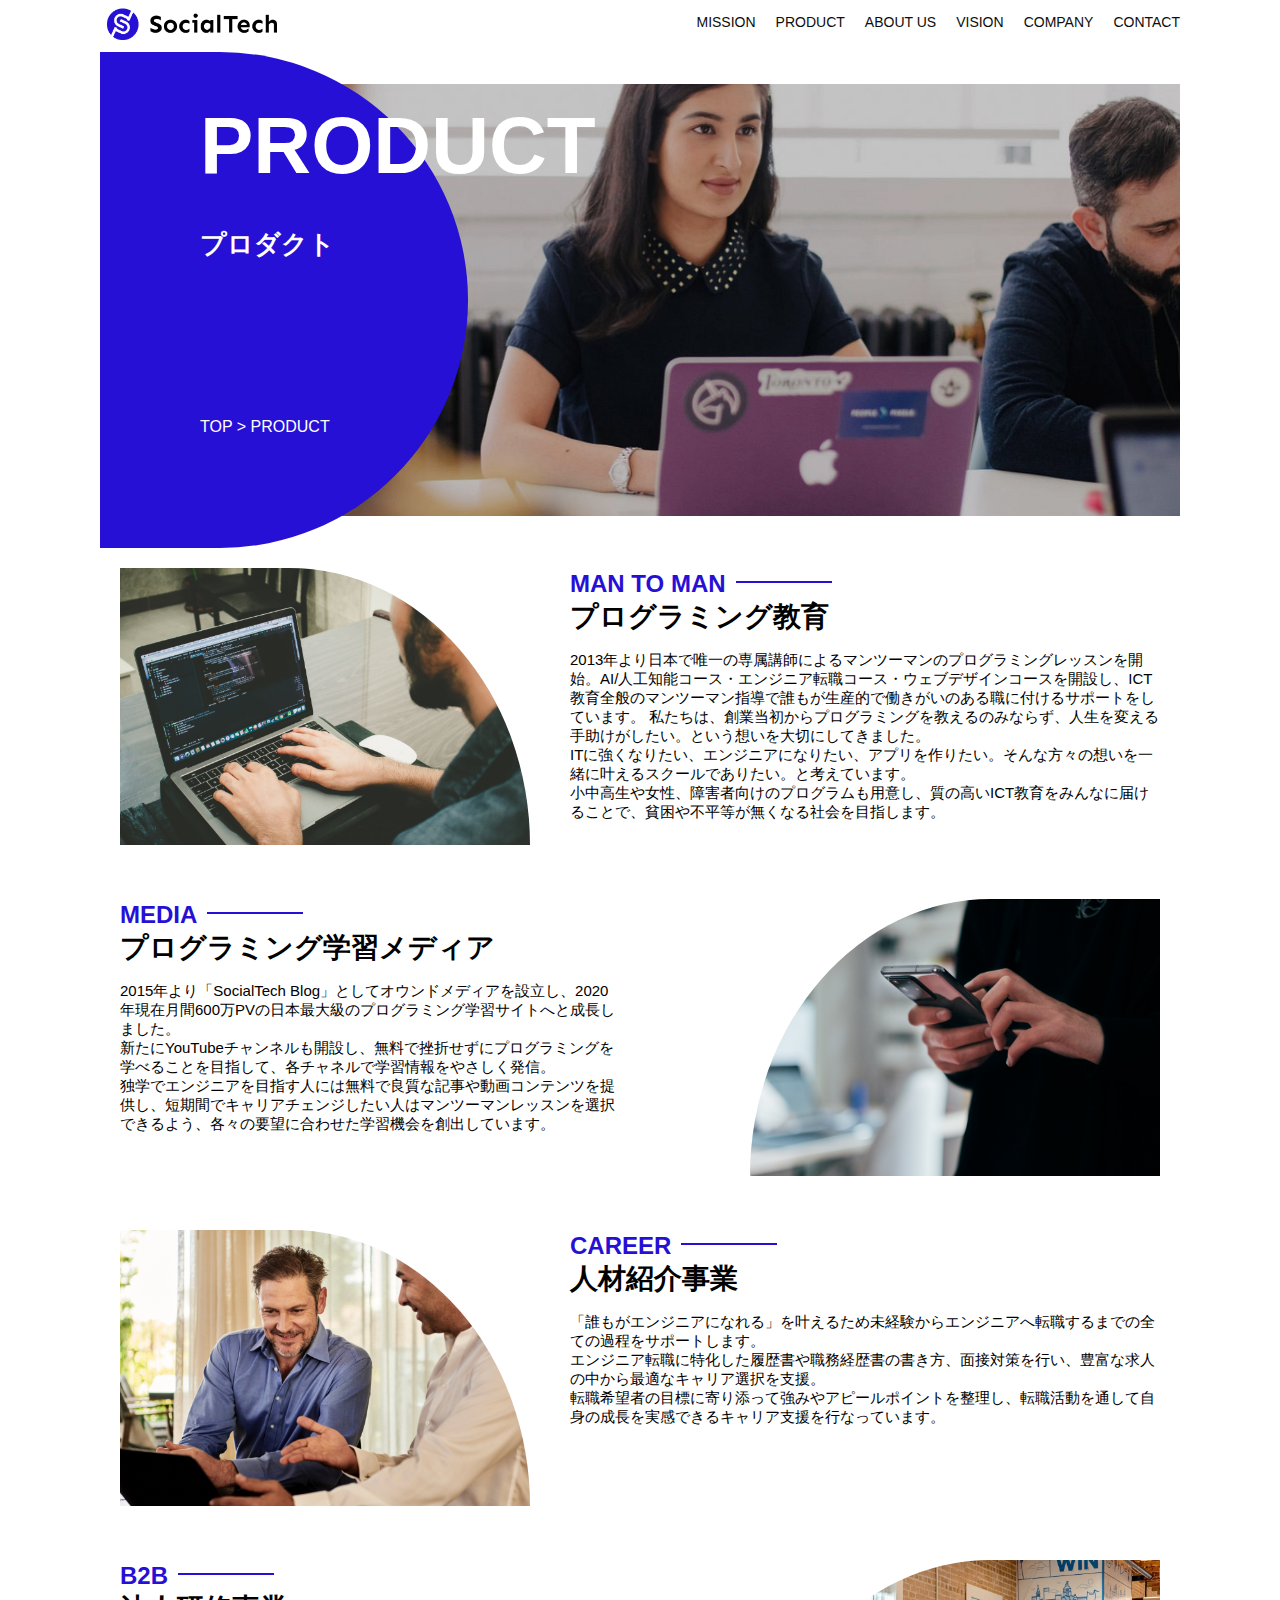
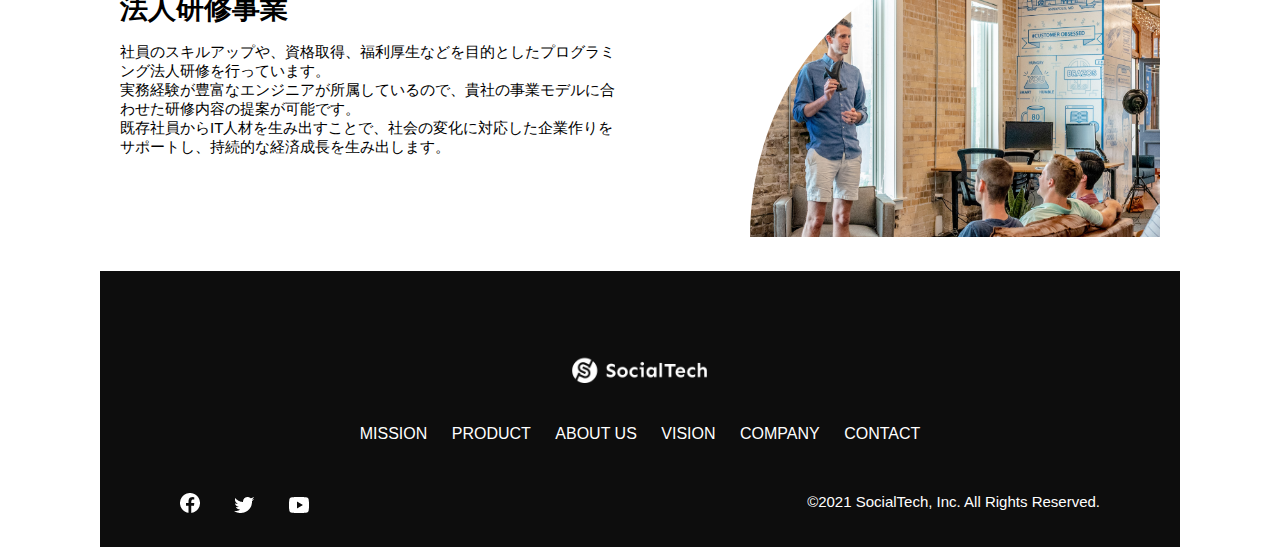
<file: programming/socialtech/product.html>
<!DOCTYPE html>
<html>
    <head>
        <title>SocialTech -PRODUCT プロダクト-</title>
        <meta charset="utf-8">
        <meta name="description" content="SocialTechの4つのプロダクトを紹介します">
        <meta name="viewport" content="width=device-width, initial-scale=1.0">
        <link rel="stylesheet" href="style.css">
    </head>

    <body>
        <!-- ヘッダー -->
        <header>
            <!-- ロゴ -->
            <a href="index.html" id="logo">
                <img src="images/logo.png" alt="トップページに戻る">
            </a>

            <!-- PC用ナビゲーション -->
            <nav id="nav-pc">
                <ul>
                    <li><a href="mission.html">MISSION</a></li>
                    <li><a href="product.html">PRODUCT</a></li>
                    <li><a href="index.html#aboutus">ABOUT US</a></li>
                    <li><a href="index.html#vision">VISION</a></li>
                    <li><a href="index.html#company">COMPANY</a></li>
                    <li><a href="index.html#contact">CONTACT</a></li>
                </ul>
            </nav>

            <!-- スマホ用メニューボタン -->
            <button id="menu-sp" onclick="document.getElementById('nav-sp').style.display = 'block'">
                <img src="images/button-menu.png" alt="ナビゲーションを開く">
            </button>

            <!-- スマホ用ナビゲーション -->
            <div id="nav-sp">
                <button id="close" onclick="document.getElementById('nav-sp').style.display = 'none'">
                <img src="images/button-close.png" alt="ナビゲーションを閉じる">
                </button>

                <nav>
                <ul>
                    <li>
                    <a id="logo-sp" href="index.html" onclick="document.getElementById('nav-sp').style.display = 'none'"><img src="images/logo-sp.png" alt="トップページに戻る"></a>
                    </li>
                    <li><a class="menu" href="mission.html" onclick="document.getElementById('nav-sp').style.display = 'none'">MISSION</a></li>
                    <li><a class="menu" href="product.html" onclick="document.getElementById('nav-sp').style.display = 'none'">PRODUCT</a></li>
                    <li><a class="menu" href="index.html#aboutus" onclick="document.getElementById('nav-sp').style.display = 'none'">ABOUT US</a></li>
                    <li><a class="menu" href="index.html#vision" onclick="document.getElementById('nav-sp').style.display = 'none'">VISION</a></li>
                    <li><a class="menu" href="index.html#company" onclick="document.getElementById('nav-sp').style.display = 'none'">COMPANY</a></li>
                    <li><a class="menu" href="index.html#contact" onclick="document.getElementById('nav-sp').style.display = 'none'">CONTACT</a></li>
                </ul>
                </nav>
                <div id="sns">
                    <a href="https://www.facebook.com/sejuku2013">
                        <img src="images/button-facebook.png" alt="Facebookのリンク">
                    </a>
                    <a href="https://twitter.com/samuraijuku">
                        <img src="images/button-twitter.png" alt="Twitterのリンク">
                    </a>
                    <a href="https://www.youtube.com/channel/UCCFOQO5aDK0xXam4cUQXT8g">
                        <img src="images/button-youtube.png" alt="YouTubeのリンク">
                    </a>
                </div>
            </div>
        </header>

        <main>
            <article>
                <section id="product-main">
                    <div class="product-main-inner">
                        <div id="product-title">
                            <h1>PRODUCT<br><span>プロダクト</span></h1>
                            <p>TOP > PRODUCT</p>
                        </div>
                    </div>
                </section>

                <section class="product-section product-section-left">
                    <div class="product-section-img">
                        <img src="images/product/product-mantoman.png" alt="PCでコードを書く男性">
                    </div>
                    <div class="product-read">
                        <h2 class="product-h2">MAN TO MAN</h2>
                        <h3 class="product-h3">プログラミング教育</h3>
                        <p>
                            2013年より日本で唯一の専属講師によるマンツーマンのプログラミングレッスンを開始。AI/人工知能コース・エンジニア転職コース・ウェブデザインコースを開設し、ICT教育全般のマンツーマン指導で誰もが生産的で働きがいのある職に付けるサポートをしています。 私たちは、創業当初からプログラミングを教えるのみならず、人生を変える手助けがしたい。という想いを大切にしてきました。<br>ITに強くなりたい、エンジニアになりたい、アプリを作りたい。そんな方々の想いを一緒に叶えるスクールでありたい。と考えています。<br>小中高生や女性、障害者向けのプログラムも用意し、質の高いICT教育をみんなに届けることで、貧困や不平等が無くなる社会を目指します。
                        </p>
                    </div>
                </section>
        
                <section class="product-section product-section-right">
                    <div class="product-read">
                        <h2 class="product-h2">MEDIA</h2>
                        <h3 class="product-h3">プログラミング学習メディア</h3>
                        <p>2015年より「SocialTech Blog」としてオウンドメディアを設立し、2020年現在月間600万PVの日本最大級のプログラミング学習サイトへと成長しました。<br>新たにYouTubeチャンネルも開設し、無料で挫折せずにプログラミングを学べることを目指して、各チャネルで学習情報をやさしく発信。<br>独学でエンジニアを目指す人には無料で良質な記事や動画コンテンツを提供し、短期間でキャリアチェンジしたい人はマンツーマンレッスンを選択できるよう、各々の要望に合わせた学習機会を創出しています。</p>
                    </div>
                    <div class="product-section-img">
                        <img src="images/product/product-media.png" alt="スマートフォンを操作する人">
                    </div>
                </section>
        
                <section class="product-section product-section-left">
                    <div class="product-section-img">
                        <img src="images/product/product-career.png" alt="笑顔で話し合う2人の男性">
                    </div>
                    <div class="product-read">
                        <h2 class="product-h2">CAREER</h2>
                        <h3 class="product-h3">人材紹介事業</h3>
                        <p>「誰もがエンジニアになれる」を叶えるため未経験からエンジニアへ転職するまでの全ての過程をサポートします。<br>エンジニア転職に特化した履歴書や職務経歴書の書き方、面接対策を行い、豊富な求人の中から最適なキャリア選択を支援。<br>転職希望者の目標に寄り添って強みやアピールポイントを整理し、転職活動を通して自身の成長を実感できるキャリア支援を行なっています。<br></p>
                    </div>
                </section>
                
                <section class="product-section product-section-right">
                    <div class="product-read">
                        <h2 class="product-h2">B2B</h2>
                        <h3 class="product-h3">法人研修事業</h3>
                        <p>社員のスキルアップや、資格取得、福利厚生などを目的としたプログラミング法人研修を行っています。<br>実務経験が豊富なエンジニアが所属しているので、貴社の事業モデルに合わせた研修内容の提案が可能です。<br>既存社員からIT人材を生み出すことで、社会の変化に対応した企業作りをサポートし、持続的な経済成長を生み出します。</p>
                    </div>
                    <div class="product-section-img">
                        <img src="images/product/product-b2b.png" alt="講演中の男性とそれを聴く人々">
                    </div>
                </section>
            </article>
        </main>

        <footer>
            <div id="footer-logo">
                <img src="images/logo-sp.png" alt="SocialTech">
            </div>
            <div id="footer-link">
                <a href="mission.html">MISSION</a>
                <a href="product.html">PRODUCT</a>
                <a href="index.html#aboutus">ABOUT US</a>
                <a href="index.html#vision">VISION</a>
                <a href="index.html#company">COMPANY</a>
                <a href="index.html#contact">CONTACT</a>
            </div>
            <div id="sns-footer">
                <div class="sns-btns">
                <a href="https://www.facebook.com/sejuku2013"><img src="images/button-facebook.png" alt="Facebookのリンク"></a>
                <a href="https://twitter.com/samuraijuku"><img src="images/button-twitter.png" alt="Twitterのリンク"></a>
                <a href="https://www.youtube.com/channel/UCCFOQO5aDK0xXam4cUQXT8g"><img src="images/button-youtube.png" alt="YouTubeのリンク"></a>
                </div>
                <p id="copyright">&copy;2021 SocialTech, Inc. All Rights Reserved.</p>
            </div>
        </footer>
    </body>
</html>
</file>
<file: programming/samurai_university/styles/main_styles.css>
@charset "utf-8";
/* CSS Document */

/******************************

[Table of Contents]

1. Fonts
2. Body and some general stuff
3. Header
	3.1 Top Bar
	3.2 Header Content
	3.3 Logo
	3.4 Main Nav
	3.5 Hamburger
4. Menu
5. Section
6. Home
7. Features
8. Courses
9. Counter
10. Events
11. Team
12. News
13. Newsletter
14. Footer



******************************/

/***********
1. Fonts
***********/

@import url("https://fonts.googleapis.com/css?family=Noto+Serif+JP:400,700&display=swap&subset=japanese");
@import url("https://fonts.googleapis.com/css?family=Roboto&display=swap");
/*********************************
2. Body and some general stuff
*********************************/

/* 等線体
font-family: 'Roboto', sans-serif; */

* {
  margin: 0;
  padding: 0;
  -webkit-font-smoothing: antialiased;
  -webkit-text-shadow: rgba(0, 0, 0, 0.01) 0 0 1px;
  text-shadow: rgba(0, 0, 0, 0.01) 0 0 1px;
}

body {
  font-family: "Noto Serif JP", serif;
  font-size: 14px;
  font-weight: 400;
  background: #ffffff;
  color: #a5a5a5;
}

div {
  display: block;
  position: relative;
  -webkit-box-sizing: border-box;
  -moz-box-sizing: border-box;
  box-sizing: border-box;
}

ul {
  list-style: none;
  margin-bottom: 0px;
}

p {
  font-family: "Noto Serif JP", serif;
  font-size: 14px;
  line-height: 1.85;
  font-weight: 400;
  color: #76777a;
  -webkit-font-smoothing: antialiased;
  -webkit-text-shadow: rgba(0, 0, 0, 0.01) 0 0 1px;
  text-shadow: rgba(0, 0, 0, 0.01) 0 0 1px;
}

p a {
  display: inline;
  position: relative;
  color: inherit;
  border-bottom: solid 1px #ffa07f;
  -webkit-transition: all 200ms ease;
  -moz-transition: all 200ms ease;
  -ms-transition: all 200ms ease;
  -o-transition: all 200ms ease;
  transition: all 200ms ease;
}

p:last-of-type {
  margin-bottom: 0;
}

a,
a:hover,
a:visited,
a:active,
a:link {
  text-decoration: none;
  -webkit-font-smoothing: antialiased;
  -webkit-text-shadow: rgba(0, 0, 0, 0.01) 0 0 1px;
  text-shadow: rgba(0, 0, 0, 0.01) 0 0 1px;
}

p a:active {
  position: relative;
  color: #ff6347;
}

p a:hover {
  color: #ffffff;
  background: #ffa07f;
}

p a:hover::after {
  opacity: 0.2;
}

::selection {
}

p::selection {
}

h1 {
  font-size: 48px;
}

h2 {
  font-size: 36px;
}

h3 {
  font-size: 24px;
}

h4 {
  font-size: 18px;
}

h5 {
  font-size: 14px;
}

h1,
h2,
h3,
h4,
h5,
h6 {
  font-family: "Noto Serif JP", serif;
  font-weight: 700;
  -webkit-font-smoothing: antialiased;
  -webkit-text-shadow: rgba(0, 0, 0, 0.01) 0 0 1px;
  text-shadow: rgba(0, 0, 0, 0.01) 0 0 1px;
  color: #384158;
  margin-bottom: 0;
}

h1::selection,
h2::selection,
h3::selection,
h4::selection,
h5::selection,
h6::selection {
}

.form-control {
  color: #db5246;
}

section {
  display: block;
  position: relative;
  box-sizing: border-box;
}

.clear {
  clear: both;
}

.clearfix::before,
.clearfix::after {
  content: "";
  display: table;
}

.clearfix::after {
  clear: both;
}

.clearfix {
  zoom: 1;
}

.float_left {
  float: left;
}

.float_right {
  float: right;
}

.trans_200 {
  -webkit-transition: all 200ms ease;
  -moz-transition: all 200ms ease;
  -ms-transition: all 200ms ease;
  -o-transition: all 200ms ease;
  transition: all 200ms ease;
}

.trans_300 {
  -webkit-transition: all 300ms ease;
  -moz-transition: all 300ms ease;
  -ms-transition: all 300ms ease;
  -o-transition: all 300ms ease;
  transition: all 300ms ease;
}

.trans_400 {
  -webkit-transition: all 400ms ease;
  -moz-transition: all 400ms ease;
  -ms-transition: all 400ms ease;
  -o-transition: all 400ms ease;
  transition: all 400ms ease;
}

.trans_500 {
  -webkit-transition: all 500ms ease;
  -moz-transition: all 500ms ease;
  -ms-transition: all 500ms ease;
  -o-transition: all 500ms ease;
  transition: all 500ms ease;
}

.fill_height {
  height: 100%;
}

.super_container {
  width: 100%;
  overflow: hidden;
}

.prlx_parent {
  overflow: hidden;
}

.prlx {
  height: 130% !important;
}

.parallax-window {
  min-height: 400px;
  background: transparent;
}

.nopadding {
  padding: 0px !important;
}

/*********************************
3. Header
*********************************/

.image_header {
  background-image: url("../images/top_back.png");
  display: block;
  position: relative;
  object-fit: cover;
  height: 400px;
  width: 100%;
}

.image_header::after {
  content: "";
  background: rgba(43, 123, 142, 0.15);
  position: absolute;
  top: 0;
  left: 0;
  right: 0;
  bottom: 0;
  z-index: 1;
}

.header_info {
  position: absolute;
  top: 50%;
  padding-left: 5%;
}

.header_info div:first-child {
  text-align: left;
  font-size: 50px;
  letter-spacing: 3.45px;
  color: rgba(146, 222, 241, 1);
  text-shadow: 3px 3px 6px rgba(0, 0, 0, 0.39);
  text-transform: uppercase;
  opacity: 1;
}

.header_info div:nth-child(2) {
  text-align: left;
  font-size: 18px;
  letter-spacing: 2.7px;
  color: rgba(255, 255, 255, 1);
  opacity: 1;
}

.title {
  text-align: left;
  font-size: 32px;
  letter-spacing: 0;
  color: #000000dd;
  text-transform: uppercase;
  opacity: 1;
  border-bottom: 4px solid #4aa0b5;
  width: fit-content;
}

.header {
  position: fixed;
  top: 0;
  left: 0;
  width: 100%;
  z-index: 100;
  box-shadow: 0px 5px 20px rgba(0, 0, 0, 0.05);
  -webkit-transition: all 200ms ease;
  -moz-transition: all 200ms ease;
  -ms-transition: all 200ms ease;
  -o-transition: all 200ms ease;
  transition: all 200ms ease;
}

.header.scrolled {
  top: -40px;
}

/*********************************
3.1 Top Bar
*********************************/

.top_bar {
  width: 100%;
  background: #14bdee;
}

.header.scrolled .top_bar {
}

.top_bar_container {
  width: 100%;
  height: 100%;
}

.top_bar_content {
  width: 100%;
  height: 40px;
}

.top_bar_contact_list li {
  display: inline-block;
}

.question {
  font-family: "Noto Serif JP", serif;
  font-size: 14px;
  color: #ffffff;
  margin-left: 0px;
}

.top_bar_contact_list li i,
.top_bar_contact_list li > div {
  display: inline-block;
  font-size: 14px;
  color: #ffffff;
}

.top_bar_contact_list li > div {
  margin-left: 1px;
}

.top_bar_contact_list li:not(:last-child) {
  margin-right: 21px;
}

.top_bar_login {
  height: 100%;
}

.login_button {
  width: 160px;
  height: 100%;
  background: #f3f3f3;
  text-align: center;
}

.login_button a {
  display: block;
  font-size: 14px;
  font-weight: 500;
  line-height: 40px;
  color: #384158;
}

/*********************************
3.2 Header Content
*********************************/

.header_container {
  width: 100%;
  background: #000000de;
}

.header_content {
  height: 90px;
  -webkit-transition: all 200ms ease;
  -moz-transition: all 200ms ease;
  -ms-transition: all 200ms ease;
  -o-transition: all 200ms ease;
  transition: all 200ms ease;
}

.header.scrolled .header_content {
  height: 80px;
}

/*********************************
3.3 Logo
*********************************/

.logo,
.logo_text {
  display: inline-block;
}

.logo {
  width: 60px;
  height: 60px;
  -webkit-transition: all 200ms ease;
  -moz-transition: all 200ms ease;
  -ms-transition: all 200ms ease;
  -o-transition: all 200ms ease;
  transition: all 200ms ease;
}

.logo img {
  max-width: 100%;
}

.logo_text {
  font-family: "Noto Serif JP", serif;
  margin-bottom: 4px;
  font-size: 36px;
  font-weight: 700;
  line-height: 0.75;
  color: #384158;
  vertical-align: middle;
  margin-left: 7px;
  -webkit-transition: all 200ms ease;
  -moz-transition: all 200ms ease;
  -ms-transition: all 200ms ease;
  -o-transition: all 200ms ease;
  transition: all 200ms ease;
}

.logo_text span {
  color: #ffffff;
  font-size: 20px;
  text-transform: uppercase;
}

.header.scrolled .logo {
  width: 40px;
  height: 40px;
}

.header.scrolled .logo_text {
  font-size: 24px;
}

/*********************************
3.4 Main Nav
*********************************/

.sub-menu {
  padding: 0px;
  border-radius: 0px;
  left: -43px;
}

.sub-menu p {
  text-align: left;
  font-size: 15px;
  letter-spacing: 1.2px;
  color: #000000dd !important;
  opacity: 1;
}

.txt-search {
  background: #ffffff 0% 0% no-repeat padding-box;
  border: 1px solid #0000004d;
  border-radius: 3px 0px 0px 3px;
  opacity: 1;
  width: 171px;
  height: 44px;
}

.btn-search {
  background: #b39a6b 0% 0% no-repeat padding-box;
  border-radius: 0px 3px 3px 0px;
  opacity: 1;
  width: 44px;
  height: 44px;
}

.main_nav,
.search_button,
.shopping_cart {
  display: inline-block;
}

.main_nav li {
  display: inline-block;
  position: relative;
}

.main_nav li:not(:last-child) {
  margin-right: 20px;
}

.dropdown-toggle::after {
  content: none;
}

.main_nav li a {
  font-size: 18px;
  font-weight: 500;
  color: #384158;
  -webkit-transition: all 200ms ease;
  -moz-transition: all 200ms ease;
  -ms-transition: all 200ms ease;
  -o-transition: all 200ms ease;
  transition: all 200ms ease;
}

.main_nav li a:hover,
.main_nav li.active a {
  color: #ffffff;
}

.dropdown-item:hover {
  color: #000000dd !important;
}

.main_nav li a > p {
  color: #ffffff;
}

/***slide***/

.title-slide p {
  color: #92def1;
  font-size: 50px;
  text-transform: uppercase;
  letter-spacing: 3.45px;
  text-shadow: 3px 3px 6px #00000063;
}

.content-slide p {
  font-family: "Roboto", sans-serif;
  color: #ffffff;
  font-size: 16px;
  letter-spacing: 2.4px;
  text-align: center;
  position: absolute;
  left: 18%;
  right: 18%;
}

.carousel-caption {
  position: absolute;
  top: 10%;
}

/*********************************
3.5 Hamburger
*********************************

/*********************************
4. Menu
*********************************/

.menu {
  position: fixed;
  top: 0;
  right: -400px;
  width: 400px;
  height: 100vh;
  background: #ffffff;
  z-index: 101;
  padding-right: 60px;
  padding-top: 87px;
  padding-left: 50px;
}

.menu .logo a {
  color: #000000;
}

.menu.active {
  right: 0;
}

.menu_close_container {
  position: absolute;
  top: 30px;
  right: 60px;
  width: 18px;
  height: 18px;
  transform-origin: center center;
  -webkit-transform: rotate(45deg);
  -moz-transform: rotate(45deg);
  -ms-transform: rotate(45deg);
  -o-transform: rotate(45deg);
  transform: rotate(45deg);
  cursor: pointer;
}

.menu_close {
  width: 100%;
  height: 100%;
  transform-style: preserve-3D;
}

.menu_close div {
  width: 100%;
  height: 2px;
  background: #232323;
  top: 8px;
  -webkit-transition: all 200ms ease;
  -moz-transition: all 200ms ease;
  -ms-transition: all 200ms ease;
  -o-transition: all 200ms ease;
  transition: all 200ms ease;
}

.menu_close div:last-of-type {
  -webkit-transform: rotate(90deg) translateX(-2px);
  -moz-transform: rotate(90deg) translateX(-2px);
  -ms-transform: rotate(90deg) translateX(-2px);
  -o-transform: rotate(90deg) translateX(-2px);
  transform: rotate(90deg) translateX(-2px);
  transform-origin: center;
}

.menu_close:hover div {
  background: #937c6f;
}

.menu .logo {
  margin-bottom: 60px;
}

.menu_nav ul li {
  margin-bottom: 9px;
}

.menu_nav ul li a {
  font-family: "Noto Serif JP", serif;
  font-size: 14px;
  text-transform: uppercase;
  color: rgba(0, 0, 0, 1);
  font-weight: 700;
  letter-spacing: 0.1em;
  -webkit-transition: all 200ms ease;
  -moz-transition: all 200ms ease;
  -ms-transition: all 200ms ease;
  -o-transition: all 200ms ease;
  transition: all 200ms ease;
}

.menu_nav ul li a:hover {
  color: #14bdee;
}

.menu .search {
  width: 100%;
  margin-bottom: 67px;
}

.search {
  display: inline-block;
  width: 400px;
  -webkit-transform: translateY(2px);
  -moz-transform: translateY(2px);
  -ms-transform: translateY(2px);
  -o-transform: translateY(2px);
  transform: translateY(2px);
}

.menu .header_search_form {
  width: 100%;
}

.search form {
  position: relative;
}

.menu .search_input {
  width: 100%;
  height: 40px;
  background: rgba(0, 0, 0, 0.1);
  border-radius: 3px;
  border: none;
  outline: none;
  padding-left: 15px;
  color: rgba(0, 0, 0, 0.5);
}

.menu .search_input::-webkit-input-placeholder {
  font-family: "Noto Serif JP", serif;
  font-size: 14px !important;
  font-weight: 400 !important;
  color: rgba(0, 0, 0, 0.4) !important;
}

.menu .search_input:-moz-placeholder {
  font-family: "Noto Serif JP", serif;
  font-size: 14px !important;
  font-weight: 400 !important;
  color: rgba(0, 0, 0, 0.4) !important;
}

.menu .search_input::-moz-placeholder {
  font-family: "Noto Serif JP", serif;
  font-size: 14px !important;
  font-weight: 400 !important;
  color: rgba(0, 0, 0, 0.4) !important;
}

.menu .search_input:-ms-input-placeholder {
  font-family: "Noto Serif JP", serif;
  font-size: 14px !important;
  font-weight: 400 !important;
  color: rgba(0, 0, 0, 0.4) !important;
}

.menu .search_input::input-placeholder {
  font-family: "Noto Serif JP", serif;
  font-size: 14px !important;
  font-weight: 400 !important;
  color: rgba(0, 0, 0, 0.4) !important;
}

/*********************************
5. Section
*********************************/

.section_title_container {
  max-width: 600px;
  width: fit-content;
  margin: 0 auto;
}

.section_title {
  line-height: 1.2;
}

.section_subtitle {
  line-height: 1.85;
  border-bottom: 2px solid #4aa0b5;
  /* margin-top: 14px; */
}

.section_background {
  position: absolute;
  top: 0;
  left: 0;
  width: 100%;
  height: 100%;
}

/*********************************
6. Home
*********************************/

.home {
  width: 100%;
  /* height: 850px; */
}

.home_slider_container {
  width: 100%;
  height: 100%;
}

.home_slider {
  width: 100%;
  height: 100%;
}

.home_slider_background {
  position: absolute;
  top: 0;
  left: 0;
  width: 100%;
  height: 100%;
  background-repeat: no-repeat;
  background-size: cover;
  background-position: center center;
}

.home_slider_content {
  position: absolute;
  top: 41%;
  left: 0;
  width: 100%;
  height: auto;
}

.home_slider_title {
  font-family: "Noto Serif JP", serif;
  font-size: 60px;
  font-weight: 700;
  line-height: 1.2;
  color: #384158;
}

.home_slider_subtitle {
  font-size: 24px;
  color: #76777a;
  margin-top: 9px;
}

.home_slider_form_container {
  width: 832px;
  margin: 0 auto;
  margin-top: 35px;
}

.home_title {
  letter-spacing: 3.2px;
  color: #000000;
  text-transform: uppercase;
  font-size: 32px;
}

.home_title_sub {
  font-family: "Roboto", sans-serif;
  letter-spacing: 0.7px;
  color: #00000099;
  opacity: 1;
  font-size: 14px;
  border-bottom: 2px solid #4aa0b5;
  margin-bottom: 20px;
  width: fit-content;
}

/* pagination */
.news-pagination {
  display: flex;
  justify-content: center;
  margin: 40px 0 0;
}

.news-pagination .page-numbers {
  display: inline-block;
  margin-right: 20px;
  padding: 13px 20px;
  color: #707070;
  border-radius: 3px;
  border: #707070 solid 1px;
  background: #fff;
}

@media screen and (max-width: 768px) {
  .news-pagination .page-numbers {
    margin-right: 10px;
    padding: 8px 15px;
  }
}

.news-pagination .current {
  padding: 13px 20px;
  background: #707070;
  color: #fff;
}

@media screen and (max-width: 768px) {
  .news-pagination .current {
    padding: 8px 15px;
  }
}

.news-pagination .prev {
  padding: 13px 20px;
  background: transparent;
  color: #707070;
}

@media screen and (max-width: 768px) {
  .news-pagination .prev {
    padding: 8px 15px;
  }
}

.news-pagination .next {
  padding: 13px 20px;
  background: transparent;
  color: #707070;
}

@media screen and (max-width: 768px) {
 .news-pagination .next {
    padding: 8px 15px;
  }
}

.news-pagination .dots {
  background: transparent;
  box-shadow: none;
  border: none;
}

/* pagination */

.calendar_border {
  width: 100px;
  height: 100px;
  background: #555555 0% 0% no-repeat padding-box;
  opacity: 1;
}

.calendar_border_1 {
  width: 89px;
  height: 89px;
  top: 5px;
  left: 5px;
  border: 1px solid #ffffff;
  opacity: 1;
}

.calendar_border_1 > .calendar_month {
  letter-spacing: 0.6px;
  color: #ffffff;
  opacity: 1;
  font-size: 12px;
  text-align: center;
  padding-top: 10px;
}

.calendar_border_1 .calendar_day > span:first-child {
  font-size: 40px;
  letter-spacing: 0;
  color: #ffffff;
  opacity: 1;
  text-align: center;
}

.calendar_border_1 .calendar_day {
  text-align: center;
  padding-bottom: 10px;
}

.calendar_news_border {
  width: 110px;
  height: 110px;
  background: #555555 0% 0% no-repeat padding-box;
  opacity: 1;
}

.calendar_news_border_1 {
  width: 100px;
  height: 100px;
  top: 5px;
  left: 5px;
  border: 1px solid #ffffff;
  opacity: 1;
}

.calendar_news_border_1 > .calendar_month {
  letter-spacing: 0.6px;
  color: #ffffff;
  opacity: 1;
  font-size: 12px;
  text-align: center;
  padding-top: 15px;
}

.calendar_news_border_1 .calendar_day > span:first-child {
  font-size: 40px;
  letter-spacing: 0;
  color: #ffffff;
  opacity: 1;
  text-align: center;
}

.calendar_news_border_1 .calendar_day {
  text-align: center;
  margin-top: 10px;
  color: #ffffff;
}

.calendar_hour {
  width: 110px;
  height: 35px;
  background-color: #b39a6b;
  color: #ffffff;
  font-size: 14px;
  text-align: center;
  margin-top: 8px;
  padding-top: 7px;
}

.news_post_content {
  text-align: left;
  font-size: 15px;
  letter-spacing: 0.23px;
  color: #00000099;
  opacity: 1;
  padding-top: 10px;
}

.news_post_row {
  margin-top: 10px;
}

.dropdown_item_select {
  position: relative;
  -webkit-appearance: none;
  -moz-appearance: none;
  -ms-appearance: none;
  -o-appearance: none;
  appearance: none;
  -webkit-box-shadow: 0px 0px 0px rgba(0, 0, 0, 0);
  -webkit-user-select: none;
  background-image: url(../images/down.png);
  background-position: center right;
  background-repeat: no-repeat;
  padding-right: 20px;
  padding-left: 20px;
}

.campus_title > a {
  text-align: left;
  font-size: 18px;
  letter-spacing: 1.44px;
  color: rgba(0, 0, 0, 0.87);
  opacity: 1;
  font-weight: bold;
}

.campus_title {
  height: 2.3em;
}

.home_slider_nav {
  position: absolute;
  top: 55.8%;
  width: 50px;
  background: #b6b7bd;
  border-radius: 50%;
  text-align: center;
  z-index: 10;
  cursor: pointer;
  -webkit-transition: all 200ms ease;
  -moz-transition: all 200ms ease;
  -ms-transition: all 200ms ease;
  -o-transition: all 200ms ease;
  transition: all 200ms ease;
}

.home_slider_prev {
  left: 75px;
}

.home_slider_next {
  right: 75px;
}

.home_slider_nav i {
  line-height: 50px;
  color: #ffffff;
  font-size: 22px;
}

.home_slider_nav:hover {
  background: #14bdee;
}

/*********************************
7. Features
*********************************/

.features {
  width: 100%;
  background: #ffffff;
  /* padding-top: 93px; */
  padding-bottom: 103px;
}

.features_row {
  margin-top: 55px;
}

.feature {
  width: 100%;
  padding-top: 30px;
  padding-bottom: 28px;
  padding-left: 15px;
  padding-right: 15px;
  background: #ffffff;
}

.feature:hover {
  box-shadow: 0px 5px 40px rgba(29, 34, 47, 0.15);
}

.feature_icon {
  height: 55px;
}

.feature_icon img {
  max-width: 100%;
}

.feature_title {
  position: relative;
  font-size: 20px;
  margin-top: 23px;
}

/*********************************
8. Courses
*********************************/

.courses {
  width: 100%;
  padding-top: 30px;
  padding-bottom: 60px;
}

.courses_row {
  margin-top: 25px;
}

.course {
  width: 100%;
  border-radius: 6px;
  background: #ffffff;
  box-shadow: 0px 1px 10px rgba(29, 34, 47, 0.1);
}

.course_image {
  width: 100%;
  border-top-left-radius: 6px;
  border-top-right-radius: 6px;
  overflow: hidden;
}

.course_image img {
  max-width: 100%;
  height: auto;
}

.course_body {
  padding-top: 22px;
  padding-left: 30px;
  padding-right: 30px;
  padding-bottom: 23px;
}

.course_title a {
  font-family: "Noto Serif JP", serif;
  font-size: 22px;
  color: #000000dd;
  -webkit-transition: all 200ms ease;
  -moz-transition: all 200ms ease;
  -ms-transition: all 200ms ease;
  -o-transition: all 200ms ease;
  transition: all 200ms ease;
}

.course_title {
  height: 2.3em;
}

.course_title a:hover {
  color: #14bdee;
}

.course_teacher {
  font-size: 15px;
  font-weight: 400;
  color: #384158;
  margin-top: 6px;
}

.course_text {
  margin-top: 13px;
  height: 2.3em;
}

.course_footer {
  padding-left: 30px;
  padding-right: 30px;
}

.course_footer_content {
  width: 100%;
  /* border-top: solid 1px #e5e5e5; */
  padding-top: 9px;
  padding-bottom: 11px;
}

.campus_footer {
  padding-left: 30px;
  padding-right: 30px;
}

.campus_footer_content {
  width: 100%;
  /* border-top: solid 1px #e5e5e5; */
  padding-top: 9px;
  padding-bottom: 11px;
}

.campus_footer_content > span {
  text-align: left;
  font-size: 15px;
  letter-spacing: 0.45px;
  color: rgba(0, 0, 0, 0.6);
  opacity: 1;
  margin-left: 5px;
}

.campus_footer_content > img {
  margin-left: auto !important;
}

.course_info {
  display: inline-block;
  font-size: 14px;
  font-weight: 400;
  color: #55555a;
}

.course_info:first-child {
  margin-right: 18px;
}

.course_info i {
  color: #ffc80a;
}

.course_price {
  font-family: "Noto Serif JP", serif;
  font-size: 16px;
  font-weight: 700;
  color: #4aa0b5;
}

.course_price span {
  font-family: "Noto Serif JP", serif;
  font-size: 14px;
  font-weight: 400;
  text-decoration: line-through;
  color: #b5b8be;
  margin-right: 10px;
}

.courses_button {
  width: 210px;
  height: 46px;
  border-radius: 3px;
  background: #14bdee;
  text-align: center;
  margin: 0 auto;
  margin-top: 41px;
  box-shadow: 0px 5px 40px rgba(29, 34, 47, 0.15);
}

.courses_button:hover {
  box-shadow: 0px 5px 40px rgba(29, 34, 47, 0.45);
}

.courses_button a {
  display: block;
  font-size: 14px;
  font-weight: 500;
  text-transform: uppercase;
  line-height: 46px;
  color: #ffffff;
}

/*********************************
9. Counter
*********************************/

.counter {
  width: 100%;
  background: #ffffff;
  z-index: 2;
}

.counter_background {
  position: absolute;
  top: 0;
  left: 0;
  width: 100%;
  height: 100%;
  background-repeat: no-repeat;
  background-size: cover;
  background-position: center center;
}

.counter_background::before {
  content: "";
  background: rgba(43, 123, 142, 0.75);
  position: absolute;
  top: 0;
  left: 0;
  right: 0;
  bottom: 0;
}

.counter_content {
  padding-top: 20px;
  padding-bottom: 50px;
}

.counter_title {
  font-family: "Noto Serif JP", serif;
  color: #ffffff;
  font-weight: 700;
}

.counter_text {
  margin-top: 19px;
}

.counter_text p {
  color: #ffffff;
}

.milestones {
  margin-top: 39px;
}

.milestone {
  text-align: center;
  width: 200px;
}

.milestone:not(:first-child)::after {
  display: block;
  position: absolute;
  top: 10px;
  width: 1px;
  left: 0;
  height: 70px;
  background: #ffffff;
  content: "";
  -webkit-transform: rotate(0deg);
  -moz-transform: rotate(0deg);
  -ms-transform: rotate(0deg);
  -o-transform: rotate(0deg);
  transform: rotate(0deg);
}

.milestone_counter > p {
  font-size: 14px;
  letter-spacing: 2.8px;
  color: #ffffff;
  opacity: 1;
  text-align: center;
}

.milestone_counter > img {
  margin-bottom: 30px;
}

.milestone_number {
  text-align: left;
  font-size: 40px;
  letter-spacing: 2px;
  color: #ffffff;
  opacity: 1;
}

.milestone_count {
  text-align: left;
  color: #ffffff;
}

.milestone_text {
  font-size: 16px;
  font-weight: 400;
  color: #ffffff;
  text-transform: uppercase;
  margin-top: 14px;
}

.counter_form {
  position: absolute;
  top: 0;
  right: 30px;
  width: 380px;
  height: 100%;
  background: #ffffff;
  padding-left: 40px;
  padding-right: 40px;
  box-shadow: 0px 5px 40px rgba(29, 34, 47, 0.15);
}

.counter_form_content {
  display: block;
  position: relative;
  width: 100%;
  height: 100%;
}

.counter_form_title {
  font-family: "Noto Serif JP", serif;
  font-size: 24px;
  font-weight: 700;
  color: #384158;
  text-transform: uppercase;
  line-height: 0.75;
  margin-bottom: 41px;
}

.counter_input {
  width: 100%;
  height: 46px;
  border: solid 1px #e5e5e5;
  border-radius: 3px;
  padding-left: 20px;
  outline: none;
  color: #384158;
  font-size: 14px;
}

.counter_input:not(:last-child) {
  margin-bottom: 10px;
}

.counter_text_input {
  height: 90px;
  padding-top: 10px;
}

.counter_options {
  position: relative;
  -webkit-appearance: none;
  -moz-appearance: none;
  -ms-appearance: none;
  -o-appearance: none;
  appearance: none;
  -webkit-box-shadow: 0px 0px 0px rgba(0, 0, 0, 0);
  -webkit-user-select: none;
  background-image: url(../images/down.png);
  background-position: center right;
  background-repeat: no-repeat;
}

.counter_input::-webkit-input-placeholder,
.counter_text_input::-webkit-input-placeholder {
  font-size: 14px !important;
  font-weight: 400 !important;
  color: #b5b8be !important;
}

.counter_input:-moz-placeholder,
.counter_text_input:-moz-placeholder {
  font-size: 14px !important;
  font-weight: 400 !important;
  color: #b5b8be !important;
}

.counter_input::-moz-placeholder,
.counter_text_input::-moz-placeholder {
  font-size: 14px !important;
  font-weight: 400 !important;
  color: #b5b8be !important;
}

.counter_input:-ms-input-placeholder,
.counter_text_input:-ms-input-placeholder {
  font-size: 14px !important;
  font-weight: 400 !important;
  color: #b5b8be !important;
}

.counter_input::input-placeholder,
.counter_text_input::input-placeholder {
  font-size: 14px !important;
  font-weight: 400 !important;
  color: #b5b8be !important;
}

.counter_form_button {
  width: 100%;
  height: 46px;
  color: #ffffff;
  font-size: 14px;
  font-weight: 500;
  text-transform: uppercase;
  border: none;
  outline: none;
  background: #14bdee;
  cursor: pointer;
  margin-top: 30px;
  box-shadow: 0px 5px 40px rgba(29, 34, 47, 0.15);
  -webkit-transition: all 200ms ease;
  -moz-transition: all 200ms ease;
  -ms-transition: all 200ms ease;
  -o-transition: all 200ms ease;
  transition: all 200ms ease;
}

.counter_form_button:hover {
  box-shadow: 0px 5px 40px rgba(29, 34, 47, 0.45);
}

/*********************************
10. Events
*********************************/

.events {
  width: 100%;
  padding-top: 93px;
  padding-bottom: 70px;
  background: #ffffff;
}

.events_row {
  margin-top: 47px;
}

.event_left {
  padding-right: 20px;
}

.event_mid {
  padding-left: 10px;
  padding-right: 10px;
}

.event_right {
  padding-left: 20px;
}

.event_image {
  width: 100%;
  border-radius: 5px;
  overflow: hidden;
}

.event_image img {
  max-width: 100%;
}

.event_body {
  padding-top: 30px;
  padding-bottom: 30px;
}

.event_date {
  box-shadow: 0px 1px 10px rgba(29, 34, 47, 0.1);
}

.event_date > div {
  width: 60px;
  height: 60px;
}

.event_day {
  font-family: "Noto Serif JP", serif;
  font-size: 24px;
  color: #14bdee;
  font-weight: 700;
  line-height: 0.75;
}

.event_month {
  font-family: "Noto Serif JP", serif;
  font-size: 14px;
  color: #14bdee;
  font-weight: 400;
  line-height: 0.75;
  margin-top: 9px;
}

.event:hover .event_date > div {
  background: #14bdee;
}

.event:hover .event_day,
.event:hover .event_month {
  color: #ffffff;
}

.event_content {
  padding-left: 20px;
}

.event_title a {
  font-family: "Noto Serif JP", serif;
  font-size: 20px;
  font-weight: 700;
  line-height: 1.4;
  color: #384158;
  -webkit-transition: all 200ms ease;
  -moz-transition: all 200ms ease;
  -ms-transition: all 200ms ease;
  -o-transition: all 200ms ease;
  transition: all 200ms ease;
}

.event_title a:hover {
  color: #14bdee;
}

.event_info_container {
  margin-top: 11px;
}

.event_info {
  display: inline-block;
  color: #b5b8be;
  font-size: 14px;
}

.event_info:not(:last-child) {
  margin-right: 17px;
}

.event_info span {
  margin-left: 4px;
}

.event_text {
  margin-top: 12px;
}

/*********************************
11. Team
*********************************/

.team {
  width: 100%;
  padding-top: 93px;
  padding-bottom: 60px;
}

.team_background {
  position: absolute;
  top: 0;
  left: 0;
  width: 100%;
  height: 100%;
}

.team_row {
  margin-top: 43px;
}

.team_col {
  margin-bottom: 40px;
}

.team_item {
  width: 100%;
}

.team_image {
  width: 180px;
  height: 160px;
  border-radius: 6px;
  overflow: hidden;
  margin-left: auto;
  margin-right: auto;
  margin-bottom: -86px;
  z-index: 5;
}

.team_image img {
  max-width: 100%;
}

.team_body {
  width: 100%;
  padding-top: 108px;
  padding-bottom: 24px;
  background: #ffffff;
  border-radius: 6px;
  box-shadow: 0px 1px 10px rgba(29, 34, 47, 0.1);
  text-align: center;
  -webkit-transition: all 200ms ease;
  -moz-transition: all 200ms ease;
  -ms-transition: all 200ms ease;
  -o-transition: all 200ms ease;
  transition: all 200ms ease;
}

.team_item:hover .team_body {
  box-shadow: 0px 5px 40px rgba(29, 34, 47, 0.15);
}

.team_title a {
  font-family: "Noto Serif JP", serif;
  font-size: 20px;
  font-weight: 700;
  color: #384158;
  -webkit-transition: all 200ms ease;
  -moz-transition: all 200ms ease;
  -ms-transition: all 200ms ease;
  -o-transition: all 200ms ease;
  transition: all 200ms ease;
}

.team_title a:hover {
  color: #14bdee;
}

.team_subtitle {
  font-size: 14px;
  font-weight: 400;
  color: #76777a;
  margin-top: 6px;
}

.social_list {
  margin-top: 16px;
}

.social_list ul li {
  display: inline-block;
}

.social_list ul li:not(:last-child) {
  margin-right: 10px;
}

.social_list ul li a i {
  font-size: 18px;
  color: #76777a;
  -webkit-transition: all 200ms ease;
  -moz-transition: all 200ms ease;
  -ms-transition: all 200ms ease;
  -o-transition: all 200ms ease;
  transition: all 200ms ease;
}

.social_list ul li:hover a i {
  color: #14bdee;
}

.team_col .team_item {
  padding-left: 6px;
  padding-right: 6px;
}

.team_col:first-child .team_item {
  padding-left: 0;
  padding-right: 6px;
}

.team_col:nth-child(4n) .team_item {
  padding-left: 6px;
  padding-right: 0;
}

/*********************************
12. News
*********************************/

.news {
  width: 100%;
  padding-bottom: 30px;
  background: #ffffff;
}

.news_row {
  margin-top: 55px;
}

.news_post_large_container {
  padding-right: 30px;
}

.news_post_large {
  width: 100%;
}

.news_post_image {
  width: 100%;
  border-radius: 6px;
  overflow: hidden;
}

.news_post_image img {
  max-width: 100%;
}

.news_post_large_title {
  margin-top: 23px;
}

.news_post_large_title a {
  font-family: "Noto Serif JP", serif;
  font-size: 20px;
  font-weight: 700;
  color: #384158;
  line-height: 1.4;
  -webkit-transition: all 200ms ease;
  -moz-transition: all 200ms ease;
  -ms-transition: all 200ms ease;
  -o-transition: all 200ms ease;
  transition: all 200ms ease;
}

.news_post_large_title a:hover {
  color: #14bdee;
}

.news_post_meta {
  margin-top: 11px;
}

.news_post_meta ul li {
  display: inline-block;
  position: relative;
}

.news_post_meta ul li:not(:last-of-type)::after {
  display: inline-block;
  position: relative;
  content: "|";
  margin-left: 14px;
  margin-right: 11px;
}

.news_post_meta ul li a {
  font-size: 14px;
  font-weight: 400;
  color: #b5b8be;
  letter-spacing: 0.7px;
  -webkit-transition: all 200ms ease;
  -moz-transition: all 200ms ease;
  -ms-transition: all 200ms ease;
  -o-transition: all 200ms ease;
  transition: all 200ms ease;
}

.news_post_meta ul li a:hover {
  color: #14bdee;
}

.news_post_text {
  margin-top: 13px;
}

.news_post_link {
  margin-top: 19px;
}

.news_post_link a {
  font-size: 14px;
  font-weight: 400;
  text-transform: uppercase;
  color: #384158;
  text-decoration: underline;
  -webkit-transition: all 200ms ease;
  -moz-transition: all 200ms ease;
  -ms-transition: all 200ms ease;
  -o-transition: all 200ms ease;
  transition: all 200ms ease;
}

.news_post_link a:hover {
  color: #14bdee;
}

.news_posts_small {
  margin-top: -6px;
}

.news_post_small:not(:last-child) {
  padding-bottom: 10px;
  border-bottom: solid 2px #e5e5e5;
}

.news_post_small_title a {
  font-family: "Noto Serif JP", serif;
  font-size: 17px;
  letter-spacing: 0.51px;
  font-weight: bold;
  line-height: 1.55;
  color: #000000dd;
  -webkit-transition: all 200ms ease;
  -moz-transition: all 200ms ease;
  -ms-transition: all 200ms ease;
  -o-transition: all 200ms ease;
  transition: all 200ms ease;
}

.news_post_small_title a:hover {
  color: #14bdee;
}

.news_post_small_title {
  margin-top: 10px;
}

/*********************************
13. Newsletter
*********************************/

.newsletter {
  width: 100%;
}

.newsletter_background {
  position: absolute;
  top: 0;
  left: 0;
  width: 100%;
  height: 100%;
}

.newsletter_container {
  width: 100%;
  height: 120px;
}

.newsletter_title {
  font-family: "Noto Serif JP", serif;
  font-size: 20px;
  font-weight: 700;
  text-transform: uppercase;
  color: #ffffff;
}

.newsletter_subtitle {
  font-size: 14px;
  font-weight: 400;
  color: #ffffff;
  margin-top: 6px;
}

.newsletter_form_container {
  width: 450px;
  padding-left: 20px;
}

.newsletter_form {
  display: block;
  position: relative;
  width: 100%;
}

.newsletter_input {
  width: calc(100% - 136px);
  height: 40px;
  background: rgba(255, 255, 255, 0.4);
  border: none;
  outline: none;
  padding-left: 20px;
  color: #ffffff;
  border-top-left-radius: 3px;
  border-bottom-left-radius: 3px;
}

.newsletter_input::-webkit-input-placeholder {
  font-size: 14px !important;
  font-weight: 400 !important;
  color: #ffffff !important;
}

.newsletter_input:-moz-placeholder {
  font-size: 14px !important;
  font-weight: 400 !important;
  color: #ffffff !important;
}

.newsletter_input::-moz-placeholder {
  font-size: 14px !important;
  font-weight: 400 !important;
  color: #ffffff !important;
}

.newsletter_input:-ms-input-placeholder {
  font-size: 14px !important;
  font-weight: 400 !important;
  color: #ffffff !important;
}

.newsletter_input::input-placeholder {
  font-size: 14px !important;
  font-weight: 400 !important;
  color: #ffffff !important;
}

.newsletter_button {
  width: 136px;
  height: 40px;
  background: #ffffff;
  border-radius: 3px;
  border: none;
  outline: none;
  cursor: pointer;
  font-size: 14px;
  text-transform: uppercase;
  color: #14bdee;
  font-weight: 500;
  letter-spacing: 0.1em;
}

/*********************************
14. Footer
*********************************/

.footer {
  display: block;
  position: relative;
  width: 100%;
  background: #000000;
  padding-top: 60px;
}

.footer_content {
  padding-bottom: 53px;
}

.footer_logo_text {
  font-family: "Noto Serif JP", serif;
  font-size: 20px;
  font-weight: 500;
  line-height: 0.75;
  margin-top: 5px;
  color: #ffffff;
  -webkit-transition: all 200ms ease;
  -moz-transition: all 200ms ease;
  -ms-transition: all 200ms ease;
  -o-transition: all 200ms ease;
  transition: all 200ms ease;
  text-transform: uppercase;
}

.footer_title {
  font-family: "Noto Serif JP", serif;
  font-size: 18px;
  font-weight: 700;
  color: #ffffff;
  line-height: 0.75;
}

.footer_logo_container {
  margin-top: -14px;
}

.footer_about_text {
  margin-top: 31px;
}

.footer_about_text p {
  color: #ffffff;
}

.footer_social {
  border-right: 1px solid #ffffff;
}

.footer_social ul li:first-child {
  display: inline-block;
  width: 45px;
  height: 45px;
  background: #3fc1f2;
  border-radius: 50%;
  -webkit-transition: all 200ms ease;
  -moz-transition: all 200ms ease;
  -ms-transition: all 200ms ease;
  -o-transition: all 200ms ease;
  transition: all 200ms ease;
}

.footer_social ul li:last-child {
  display: inline-block;
  width: 45px;
  height: 45px;
  background: #4a6eb9;
  border-radius: 50%;
  -webkit-transition: all 200ms ease;
  -moz-transition: all 200ms ease;
  -ms-transition: all 200ms ease;
  -o-transition: all 200ms ease;
  transition: all 200ms ease;
}

.footer_social ul li:not(:last-child) {
  margin-right: 6px;
}

.footer_social ul li a {
  display: block;
  position: relative;
  text-align: center;
}

.footer_social ul li:first-child a i {
  color: #ffffff;
  line-height: 50px;
  font-size: 20px;
}

.footer_social ul li:last-child a i {
  color: #000000;
  line-height: 60px;
  font-size: 37px;
}

.footer_social ul {
  display: inline-flex;
}

.footer_social ul li:hover {
  /*background: #14bdee;*/
}

.footer_contact {
  padding-left: 36px;
}

.footer_contact_info {
  margin-top: 33px;
  border-right: 1px solid #ffffff;
  padding-bottom: 23px;
}

.footer_contact_info ul li {
  font-size: 15px;
  font-weight: 400;
  color: #ffffff;
}

.footer_contact_info ul li span {
  color: #ffffff99;
}

.footer_contact_info > div {
  color: #ffffff;
  font-size: 15px;
}

.footer_contact_info ul li:not(:last-child) {
  margin-top: 15px;
}

.footer_links {
  padding-left: 40px;
}

.footer_links_container ul {
  /* columns: 2; */
  /* -webkit-columns: 2; */
  /* -moz-columns: 2; */
}

.footer_links_container {
  margin-top: 85px;
}

.footer_links_container ul li a {
  font-size: 14px;
  color: #b5b8be;
  -webkit-transition: all 200ms ease;
  -moz-transition: all 200ms ease;
  -ms-transition: all 200ms ease;
  -o-transition: all 200ms ease;
  transition: all 200ms ease;
}

.footer_links_container ul li:not(:last-child) {
  margin-bottom: 10px;
}

.footer_links_container ul li a:hover {
  color: #14bdee;
}

.footer_mobile {
  display: inline-block;
  float: right;
}

.footer_mobile_content {
  padding-top: 35px;
}

.footer_image:not(:last-child) {
  margin-bottom: 10px;
}

.copyright {
  background-color: #222222;
  height: 40px;
  border-top: solid 1px #353a49;
}

.cr_list li {
  display: inline-block;
}

.copyright div {
  font-size: 12px;
  color: #b5b8be;
  text-transform: uppercase;
  width: 100%;
  text-align: center;
}

.cr_text a {
  color: #ffffff;
  -webkit-transition: all 200ms ease;
  -moz-transition: all 200ms ease;
  -ms-transition: all 200ms ease;
  -o-transition: all 200ms ease;
  transition: all 200ms ease;
}

.cr_text a:hover {
  color: #14bdee;
}

.cr_list li:not(:last-child) {
  margin-right: 50px;
}

.cr_list li a {
  font-size: 14px;
  color: #b5b8be;
  -webkit-transition: all 200ms ease;
  -moz-transition: all 200ms ease;
  -ms-transition: all 200ms ease;
  -o-transition: all 200ms ease;
  transition: all 200ms ease;
}

.cr_list li a:hover {
  color: #14bdee;
}

/**sidebar */

.sidebar {
  width: 100%;
  padding-left: 54px;
}

.sidebar_search {
  width: 100%;
  /*height: 100px;*/
  /* padding-top: 100px; */
}

.sidebar_search input {
  width: 171px;
  height: 44px;
  border: solid 1px #d9d9d9;
  /* border-radius: 3px; */
  background: #ffffff;
  padding-left: 20px;
}

.sidebar_search button {
  width: 44px;
  height: 44px;
  background: #b39a6b;
  color: #ffffff;
  font-size: 14px;
  font-weight: 500;
  text-transform: uppercase;
  border: none;
  outline: none;
  /* border-radius: 3px; */
  cursor: pointer;
}

.category_title div {
  width: 70px;
}

.category_title h2 {
  text-align: left;
  font-size: 22px;
  letter-spacing: 2.2px;
  color: #000000;
  text-transform: uppercase;
  opacity: 1;
}

.category_title {
  margin: unset;
}

.sidebar_categories {
  margin-top: 16px;
}

.sidebar_categories ul li {
  position: relative;
  border-bottom: solid 1px #0000004c;
  width: fit-content;
  height: 51px;
}

.sidebar_categories ul li a {
  display: block;
  position: relative;
  font-size: 14px;
  color: #000000;
  letter-spacing: 1.12px;
  text-transform: uppercase;
  font-weight: 500;
  line-height: 51px;
  -webkit-transition: all 200ms ease;
  -moz-transition: all 200ms ease;
  -ms-transition: all 200ms ease;
  -o-transition: all 200ms ease;
  transition: all 200ms ease;
}

.sidebar_categories ul li a::before {
  display: inline-block;
  position: relative;
  font-family: "FontAwesome";
  content: "\f101";
  margin-right: 4px;
  -webkit-transition: all 200ms ease;
  -moz-transition: all 200ms ease;
  -ms-transition: all 200ms ease;
  -o-transition: all 200ms ease;
  transition: all 200ms ease;
}

.category {
  margin-top: 50px;
}

.tab_panel_title {
  text-align: left;
  font-size: 32px;
  letter-spacing: 0;
  color: #000000dd;
  text-transform: uppercase;
  opacity: 1;
  border-bottom: 4px solid #4aa0b5;
  width: fit-content;
  margin-bottom: 30px;
  margin-top: 30px;
  font-weight: 700;
}

.tab_panel_header_title {
  text-align: left;
  font-size: 20px;
  letter-spacing: 0.4px;
  color: #000000dd;
  opacity: 1;
  font-weight: 700;
}

.tab_panel_content {
  margin-top: 30px;
}

.tab_panel_text {
  padding-top: 40px;
  padding-bottom: 50px;
}

.social_share {
  padding-bottom: 40px;
  padding-top: 5px;
  float: right;
}

.read_continue > button {
  background: #4aa0b5 0% 0% no-repeat padding-box;
  border-radius: 3px;
  opacity: 1;
  width: 150px;
  height: 40px;
  border: none;
  font-size: 16px;
  color: #ffffff;
  float: right;
  margin: 10px 0 10px 0;
}

.news_title > a {
  text-align: left;
  font-size: 20px;
  letter-spacing: 0.6px;
  color: #000000dd;
  opacity: 1;
  font-weight: bold;
}

.news_detail_title {
  text-align: left;
  font-size: 24px;
  letter-spacing: 0.72px;
  color: #000000dd;
  font-weight: bold;
  margin-top: 10px;
}

.news_time {
  padding: 15px 40px;
  margin: 20px 0px;
  background: #f0f0f0 0% 0% no-repeat padding-box;
  border-radius: 5px;
}

.news_post_meta {
  text-align: left;
  font-size: 14px;
  letter-spacing: 0.28px;
  color: #00000099;
  font-weight: 600;
}

.news_time span {
  text-align: left;
  font-size: 14px;
  letter-spacing: 0;
  color: #000000dd;
  margin-left: 15px;
  font-weight: bold;
}

.news_time div {
  padding: 5px;
}

.image_campus > img {
  height: 128px;
  width: 147px;
  margin-bottom: 35px;
}

.campus_content {
  height: 132px;
}

.contact_form {
  background: #f1f1f199 0% 0% no-repeat padding-box;
  opacity: 1;
  margin-bottom: 30px;
}

.contact_form > form {
  padding: 20px;
}

.input_title {
  padding-top: 30px;
}

.input_title h4 {
  font-weight: bold;
}

.submit_form {
  margin-top: 30px;
  width: 140px;
  height: 48px;
  background: #0000004c 0% 0% no-repeat padding-box;
  border-radius: 3px;
  color: #ffffff;
  font-size: 16px;
  font-weight: 700;
}

.news_post_small_header {
  text-align: left;
  font-size: 14px;
  font-weight: bold;
  letter-spacing: 0;
  color: #000000dd;
  text-transform: uppercase;
}

.timeline {
  --uiTimelineMainColor: var(--timelineMainColor, #222);
  --uiTimelineSecondaryColor: var(--timelineSecondaryColor, #fff);
  position: relative;
  padding-bottom: 3rem;
}

.timeline:before {
  content: "";
  width: 4px;
  height: 90%;
  background-color: var(--uiTimelineMainColor);
  position: absolute;
  top: 35px;
}

.timeline__content div {
  text-align: left;
  font-size: 18px;
  letter-spacing: 0;
  color: #000000dd;
  opacity: 1;
  font-weight: bold;
}

.timeline__group {
  position: relative;
}

.timeline__group:not(:first-of-type) {
  margin-top: 4rem;
}

.timeline__year {
  padding: 0.5rem 1.5rem;
  color: var(--uiTimelineSecondaryColor);
  background-color: var(--uiTimelineMainColor);
  position: absolute;
  left: 0;
  top: 0;
}

.timeline__box {
  position: relative;
}

.timeline__box:not(:last-of-type) {
  margin-bottom: 30px;
}

.timeline__box:before {
  content: "";
  font-family: "Noto Serif JP", serif;
  display: flex;
  align-items: center;
  justify-content: center;
  width: 2em;
  height: 2em;
  background-color: #4aa0b5;
  border: 0.2em solid white;
  border-radius: 50%;
  position: absolute;
  text-shadow: 0 1px 0 #424242;
  left: 86px;
}

.timeline__box::after {
  content: "";
  width: 4%;
  height: 5px;
  border-bottom: 2px dotted #4aa0b5;
  position: absolute;
  top: 47%;
  left: 7.5em;
  z-index: 0;
}

.timeline__date {
  min-width: 65px;
  position: absolute;
  left: 0;
  box-sizing: border-box;
  padding: 0.5rem 1.5rem;
  text-align: center;
  background-color: var(--uiTimelineMainColor);
  color: var(--uiTimelineSecondaryColor);
}

.timeline__day {
  font-size: 2rem;
  font-weight: 700;
  display: block;
}

.timeline__month {
  display: block;
  font-size: 0.8em;
  text-transform: uppercase;
}

.timeline__post {
  padding: 1.5rem 2rem;
  border-radius: 2px;
  box-shadow: 0 1px 3px 0 rgba(0, 0, 0, 0.12), 0 1px 2px 0 rgba(0, 0, 0, 0.24);
  background-color: #f1f1f19c;
}

.timeline:before {
  left: 100px;
}

.timeline__group {
  margin-top: 55px;
}

.timeline__box {
  padding-left: 170px;
}

.timeline__box:before {
  top: 50%;
  transform: translateY(-50%);
}

.timeline__box span {
  top: 40%;
  position: absolute;
  left: 0;
  color: #000000dd;
  font-weight: bold;
  text-align: left;
  font-size: 22px;
}

.timeline__date {
  top: 50%;
  margin-top: -27px;
}

.timeline {
  --timelineMainColor: #0000004c;
  font-size: 16px;
}

.toggle-menu {
  color: #ffffff;
}

.content-body {
  padding-left: 5%;
}

.tab_panels {
  padding-right: 5%;
}

.footer_row {
  padding: 0px 5%;
}

.course_col {
  margin-bottom: 45px;
}

.counter-content {
  padding-left: 10%;
  padding-right: 10%;
}

.content-image {
  margin-top: 10px;
}

.content-image img {
  width: 100%;
  height: 350px;
}
</file>
<file: programming/socialtech/style.css>
/* PC、スマホ共通スタイル */
* {
    box-sizing: border-box;
}
p {
    font-size: 15px;
}
body {
    max-width: 1080px;
    margin: 0 auto 0 auto;
    font-family: "Source Sans Pro", "Hiragino Kaku Gothic ProN", Meiryo, Arial, sans-serif;
}

/* ヘッダー */
header {
    display: flex;
    justify-content: space-between;
}

/* ナビゲーションのレイアウト */
#nav-pc {
    font-size: 14px;
}
#nav-pc ul {
    display: flex;
    padding-left: 0;
}
#nav-pc li {
    list-style: none;
}

/* ナビゲーションのリンクの装飾設定 */
#nav-pc a {
    text-decoration: none;
    margin-left: 20px;
    color: #0d0d0d;
}
#nav-pc a:hover {
    text-decoration: underline;
}
/* スマホ用ナビを非表示 */
#nav-sp,
#menu-sp{
    display: none;
}

/*メインビジュアル*/
#main-visual{
    position: relative;
    height: 400px;
}
#main-message {
    position: absolute;
    top: 0;
    left: 0;
    background-color: #2710d5;
    color: #ffffff;
    border-radius: 0 0 476px 0;
    max-width: 620px;
    height: 100%;
    width: 100%;
    z-index: 11;
}

#main-message h1{
    font-size: 60px;
    margin: 100px 0 0 50px;
}

#main-message > p{
    font-size: 28px;
    margin: 0 0 0 50px;
}

#main-visual > img{
    max-width: 620px;
    border-radius: 476px 0 0 0;
    position: absolute;
    top: 0;
    right: 0;
    z-index: 10;
}

/*見出し*/
h2{
    margin: 40px 0 0 0;
}
h2::after{
    content: url("images/line.png");
    margin-left: 10px;
}
h3{
    font-size: 27px;
}

/*ミッション*/
#mission{
    margin: 80px auto 80px auto;
}
#mission-flex{
    display: flex;
}
#mission-flex >div{
    width: 50%;
    margin: 20px;
}
#mission-photo{
    width: 100%;
}
#s2dgs{
    margin-top: 50px;
    width: 100%;
}

/* プロダクト */
#product{
    background-color:#fafafa ;
    margin: 80px 0px 80px 0px;
    padding: 10px 40px 0px 40px;
}

/* 外枠 */
#product .product-flex{
    margin-top: 40px;
    display: flex;
}

/* 左のカラム */
#product-left{
    width: 50%;
    margin-right: 20px;
}

/* 右のカラム */
#product-right{
    width: 50%;
    margin-left: 20px;
    margin-top: 80px;
}

/* 画像＋説明の枠 */
#product-left>div{
    position: relative;
    height: 480px;
    margin-right: 20px;
}
#product-right>div{
    position: relative;
    height: 480px;
    margin-left: 20px;
}

/* 画像 */
.product-photo {
    width: 100%;
}

/* 説明文の枠 */
.product-explain{
    background-color: #ffffff;
    position: absolute;
    left: 0;
    bottom: 50px;
    margin: 0 40px 0 40px;
    padding: 20px;
    box-shadow: 5px 5px 10px rgba(0, 0, 0 0.05);
}

/* 説明文の英語 */
.product-explain>span{
    color: #2710d5;
    font-weight: bold;
    font-size: 16px;
    margin: 0px;
}

/* 説明文の見出し */
.product-explain>h3{
    margin: 5px 0 5px 0;
}

/* 説明文 */
.product-explain>p{
    font-size: 14px;
    margin: 0;
}

/* もっと見るボタン */
#product-more{
    text-align: center;
}
#product-more  a{
    position: relative;
    bottom: -42px;
}

/* ABOUT US */
#aboutus {
    margin: 80px auto 80px auto;
}

/* 3つの組織文化と画像を入れる枠 */
#aboutus > div {
    display: flex;
}

/* 画像 */
.culture-img{
    width: 50%;
    align-self: flex-start;
}
.culture-img2{
    margin-top: 50px;
    width: 100%;
}

/* 3つの組織文化の表 */
.culture-table{
    margin-right: 50px;
}

/* 番号 */
.culture-num{
    font-size: 80px;
    color: #2710d5;
    padding: 0 20px 0 0;
}

/* 見出し */
.culture-table th{
    text-align: left;
    font-size: 28px;
    font-weight: bold;
}

/* 組織文化英語 */
.culture-en{
    color: #2710d5;
    font-size: 24px;
}

/* 説明文 */
.culture-description{
    margin: 0;
}

/* ビジョン */
#vision{
    margin: 80px auto 80px auto;
}

/* セクション内の外枠*/
#vision>div{
    display: flex;
    justify-content: space-between;
    flex-wrap: wrap;
}

/*7つの行動指針の枠*/
.vision-box{
    width: 300px;
    height: 300px;
    margin-bottom: 30px;
    position: relative;
}
.vision-box>img{
    width: 100%;
    position: relative;
    z-index: 30px;
}
.vision-box>div{
    position: absolute;
    top: 0;
    left: 0;
    z-index: 31px;
    margin-right: 20px;
}
.vision-box>div>h4{
    color: #2710d5;
    font-size: 19px;
    margin: 80px 0 0 0;
}
.vision-box>div>h4::first-letter{
    font-size: 40px;
}
.vision-box>div>h5{
    font-size: 20px;
    margin: 0 0 0 0;
}
.vision-box>div>p{
    margin: 10px 0 0 0 ;
}

/* 会社概要 */
#company{
    margin: 80px auto 80px auto;
}
#company-table{
    width: 100%;
}
.tableheader{
    text-align: left;
    padding: 20px;
    border-bottom-color: #2710d5;
    border-bottom-width: 1px;
    border-bottom-style: solid;
    width: 100px;
}
.tableheader-first{
    border-top-color: #2710d5;
    border-top-width: 1px;
    border-top-style: solid;
}
.cell{
    padding: 30px;
    border-bottom-color: #ececec;
    border-bottom-width: 1px;
    border-bottom-style: solid;
}
.cell-first{
    border-top-color: #ececec;
    border-top-width: 1px;
    border-top-style: solid;
}
#company>iframe{
    width: 100%;
    height: 368px;
    margin-top: 40px;
}

/* お問い合わせ */
#contact{
    margin: 80px auto 80px auto;
}

/* 外枠 */
#contact > form > div {
    display: flex;
    flex-direction: row;
    flex-wrap: wrap;
    padding-bottom: 30px;
} 

/* 左列の見出し */
.contact-heading{
    width: 240px;
    align-self: center;
}

/* 見出しのラベル */
.contact-label{
    font-weight: bold;
}

/* 必須 */
.contact-span{
    color: #ce2222;
    margin: 0 0 0 20px;
    font-weight: bold;
}

/* テキストボックス */
.contact-textbox {
    border-top: 0px;
    border-left: 0px;
    border-right: 0px;
    border-bottom-width: 1px;
    border-bottom-color: #707070;
    border-style: solid;
    background-color: #fafafa;
    height: 56px;
    width: 400px;    
}

  /* お問い合わせ内容のテキストエリア */
.contact-textarea {
    border-top: 0px;
    border-left: 0px;
    border-right: 0px;
    border-bottom-width: 1px;
    border-bottom-color: #707070;
    background-color: #fafafa;
    width: 400px;
    height: 200px;
}

/* 個人情報の取り扱い */
#contact dt{
    font-weight: bold;
}
#contact dd{
    margin: 0 0 16px 0;
}
#contact dd p{
    margin: 0;
}
#contact dd ul{
    padding-left: 0;
}
#contact dd li{
    margin-bottom: 0;
    list-style: none;
}

/* フッター */
footer{
    background-color: #0d0d0d;
    text-align: center;
    padding: 80px 80px 30px 80px;
}
#footer-logo{
    margin-bottom: 30px;
}
#footer-link{
    margin-bottom: 50px;
}
#footer-link>a{
    text-decoration: none;
    margin: 10px;
    color: #ffffff;
}
#footer-link>a:hover{
    text-decoration: underline;
}
#sns-footer{
    display: flex;
    justify-content: space-between;
    text-align: left;
}
#sns-footer a{
    margin-right: 30px;
}
#copyright{
    color: #ffffff;
    margin: 0;
}

/* mission.html用スタイル */
 /* ミッションのメインビジュアル */
.mission-main-inner{
    background-image: url("images/mission/mission-main.png");
    background-repeat: no-repeat;
    background-position-y: center;
}
#mission-title{
    background-color: #2710d5;
    width: 368px;
    color: #ffffff;
    height: 496px;
    border-radius: 0 248px 248px 0;
    position: relative;
}
#mission-title h1{
    position: absolute;
    top: 0;
    left: 100px;
    font-size: 80px;
    line-height: 1;
}
#mission-title h1 span{
    font-size: 26px;
}
#mission-title>p{
    position: absolute;
    top: 350px;
    left: 100px;
    font-size: 16px;
}

/* ミッションページ　S2DGSの設定 */
#mission-s2dgs{
    padding: 20px;
}
.mission-h2{
    color: #2710d5;
    font-size: 40px;
}
.mission-h2::after{
    content: none;
}

/* ミッションページ　5つのゴールの設定 */
#mission-five-goals{
    padding: 20px;
    display: flex;
}
#mission-five-goals .five-goals-image{
    width: 30%;
    padding: 20px;
}
#mission-five-goals .five-goals-image img{
    width: 100%;
}
#mission-five-goals .five-goals-read{
    width: 70%;
    padding: 20px;
}
#mission-five-goals .five-goals-read > div {
    margin-bottom: 40px;
}
.fivegoals-image-right{
    float: right;
    margin: 20px;
}
.fivegoals-image-left{
    float: left;
    margin: 20px;
}
.fivegoals-number{
    color: #2710d5;
    font-size: 48px;
    font-weight: bold;
    margin: 0;
}
.fivegoals-h3{
    font-size: 28px;
    margin: 0;
}
.fivegoals-p{
    margin: 0;
}

/* プロダクトページ */
.product-main-inner{
    background-image: url("images/product/product-main.png");
    background-repeat: no-repeat;
    background-position-y: center;
}
#product-title{
    background-color: #2710d5;
    width: 368px;
    color: #ffffff;
    height: 496px;
    border-radius: 0 248px 248px 0;
    position: relative;
}
#product-title h1{
    position: absolute;
    top: 0;
    left: 100px;
    font-size: 80px;
    line-height: 1;
}
#product-title h1 span{
    font-size: 26px;
}
#product-title>p{
    position: absolute;
    top: 350px;
    left: 100px;
    font-size: 16px;
}

/* セクション */
.product-section{
    display: flex;
    padding: 20px 20px 0;
}
.product-section .product-section-img{
    width: 450px;
}

/* 左が画像のセクション*/
.product-section-left .product-section-img img{
    width: 100%;
    padding: 0 40px 30px 0;
    border-radius: 0 432px 0 0 ;
}
.product-section-left .product-read{
    width: 50%;
    flex-grow: 1;
}
.product-section-left .product-read p{
    margin-bottom: 0;
}

/* 右が画像のセクション*/
.product-section-right{
    justify-content: space-between;
}
.product-section-right .product-section-img img{
    width: 100%;
    padding: 0 0 30px 40px;
    border-radius: 432px 0 0 0;
}
.product-section-right .product-read{
    width: 500px;
}
.product-h2{
    color: #2710d5;
    font-size: 24px;
    margin: 0;
}
.product-h3{
    font-size: 28px;
    margin: 0;
}


/*====================
スマートフォン用のスタイル
=====================*/
/* 画面幅が767px以下のとき */
@media screen and (max-width: 767px) {
    #nav-pc {
        display: none;
    }
    
    /* ハンバーガーメニュー */
    #menu-sp {
        display: block;
        background-color: transparent;
        float: right;
        padding: 0;
        border: none;
    }
    
    /* スマホ用ナビゲーションの表示切替*/
    /* 初期状態、レイアウトと非表示設定 */
    #nav-sp {
        background-color: #2710d5;
        position: fixed;
        left: 0;
        top: 0;
        height: 100%;
        width: 100%;
        display: none;
        z-index: 100;
    }

    /* ×ボタン */
    #close {
        position: absolute;
        top: 20px;
        right: 20px;
        background-color: transparent;
        border: none;
    }
    #nav-sp nav ul {
        padding-left: 0;
    }
    #nav-sp nav li {
        list-style: none;
    }

    /* ナビゲーションメニュー用ロゴ */
    #logo-sp {
        margin: 80px 0 30px 20px;
    }    
    #nav-sp nav a{
        display: block;
        color: #ffffff;
    }

    /* ナビゲーションのリンクの装飾設定 */
    #nav-sp nav a:hover{
        text-decoration: underline;
    }
    #nav-sp .menu{
        text-decoration: none;
        margin: 0 20px 0 20px;
        height: 44px;
        font-size: 16px;
        background-image: url("images/arrow.png");
        background-repeat: no-repeat;
        background-position: right top;
    }
    #sns{
        position: absolute;
        bottom: 20px;
        left: 20px;
    }
    #sns >a{
        margin-right: 30px;
    }

    /* メインビジュアル */
    #main-visual {
        position: relative;
        height: 470px;
    }
    #main-visual > div {
        text-align: center;
        height: 280px;
    }
    #main-visual h1 {
        font-size: 28px;
        margin: 90px 0 0 0;
    }
    #main-visual > div > p {
        margin: 0;
        font-size: 15px;
    }
    #main-visual > img {
        width: 100%;
        border-radius: 476px 0 0 0;
        top: auto;
        bottom: 0;
    }

    /*見出し*/
    h2 {
        margin: 15px 0 15px 0;
    }
    h3 {
        font-size: 24px;
        margin: 10px 0 0 0;
    }

    /* ミッション */
    #mission {
        margin: 20px 0 20px 0;
        padding: 0 20px 0 20px;
    }

    #mission-flex {
        flex-direction: column;
    }

    #mission-flex > div {
    width: 100%;
    margin: 0;
    }

    /* プロダクト */
    #product{
        margin: 0;
        padding: 10px 20px 0 20px;
    }

    /* 外枠 */
    #product .product-flex{
        flex-direction: column;
        margin-top: 0;
    }

    /* 左右のカラム　スマホでは縦並び */
    #product-left,#product-right{
        width: 100%;
        margin: 0;
    }

    /*  画像＋説明の枠 */
    #product-left>div,#product-right>div{
        height: auto;
        margin: 0;
    }

    /* 説明文の枠 */
    .product-explain{
        position: relative;
        margin: 0;
    }
    .product-explain >h3{
        margin: 10px 0 10px 0;
        font-size: 24px;
    }

    /* もっと見るボタン */
    #product-more{
        text-align: left;
    }

    /* ABOUT US */
    #aboutus{
        margin: 80px 20px 80px 20px;
    }
    #aboutus>div{
        flex-direction: column;
    }
    .culture-table th{
        font-size: 16px;
    }
    .culture-table{
        margin-right: 0;
        padding-right: 20px;
        order: 2;
    }
    .culture-img{
        width: 100%;
        order: 1;
    }
    .culture-img2{
        margin-top: 0;
    }
    .culture-num{
        padding: 0;
    }
    .culture-description{
        margin: 0;
    }

    /* ビジョン */
    #vision{
        margin: 80px 20px 80px 20px;
    }
    .vision-box > img{
        position: absolute;
        top: 0;
        left: 0;
    }
    .vision-box > div > h4{
        margin: 60px 0 0 0 ;
    }

    /*会社概要*/
    #company{
        margin: 0 20px 0 20px;
    }
    #company >h3{
        margin-bottom: 20px;
    }
    .tableheader{
        width: 50px;
    }
    .cell{
        padding: 20px;
    }
    #company>iframe{
        height: 240px;
    }

    /* お問い合わせ */
    #contact {
        margin: 80px 20px 80px 20px;
    }
    #contact > h3 {
        margin-bottom: 20px;
    }
    #contact > form > div {
        flex-direction: column;
        margin-bottom: 20px;
    }
    .contact-heading {
        align-self: auto;
        margin-bottom: 20px;
    }
    .contact-textbox {
        min-width: 300px;
        width: 100%;
    }
    .contact-textarea {
        height: 150px;
        width: 100%;
    }
    .radiobutton {
        margin-bottom: 20px;
    }

    /* フッター */
    footer{
        padding: 30px 20px 50px 20px;
        text-align: left;
    }
    #footer-link>a{
        margin: 0 20px 30px 0;
        display: block;
        background-image: url("images/arrow.png");
        background-repeat: no-repeat;
        background-position: right top;
    }
    #footer-link>a:hover{
        text-decoration: underline;
    }
    #sns-footer{
        flex-direction: column;
        justify-content: flex-start;
    }
    #copyright{
        font-size: 12px;
        margin-top: 30px;
    }

    /* mission.html用スタイル */
    /* ミッションのメインビジュアル */
    #mission-main{
        height: 256px;
        margin-top: 4%;
        position: relative;
    }
    .mission-main-inner{
        height: 80%;
        background-size: cover;
    }
    #mission-title{
        width: 136px;
        height: 256px;
        position: absolute;
        top: -10%;
    }
    #mission-title h1{
        left: 20px;
        font-size: 40px;
    }
    #mission-title h1 span{
        font-size: 18px;
    }
    #mission-title>p{
        top: 180px;
        left: 20px;
        font-size: 13px;
    }

    /* ミッションページ　S2DGSの設定 */
    .mission-h2 {
        font-size: 38px;
        margin: 0px;
    }
    .mission-h2::after {
        content: none;
    }
    #mission-s2dgs > img {
        width: 100%;
    }

    /* ミッションページ　5つのゴールの設定 */
    #mission-five-goals{
        flex-direction: column;
    }
    #mission-five-goals > div{
        padding: 0;
    }
    #mission-five-goals .five-goals-image, 
    #mission-five-goals .five-goals-read{
        width: 100%;
        padding: 0;
    }
    #mission-five-goals .five-goals-read > div{
        display: flex;
        flex-direction: column;
    }
    .fivegoals-image-right, .fivegoals-image-left{
        align-self: center;
    }

    /* プロダクトページ */
    #product-main{
        height: 256px;
        margin-top: 4%;
        position: relative;
    }
    .product-main-inner{
        height: 80%;
        background-size: cover;
    }
    #product-title{
        width: 136px;
        height: 256px;
        position: absolute;
        top: -10%;
    }
    #product-title h1{
        left: 20px;
        font-size: 40px;
    }
    #product-title h1 span{
        font-size: 18px;
    }
    #product-title>p{
        top: 180px;
        left: 20px;
        font-size: 13px;
    }

    /* セクション */
    .product-section{
        flex-direction: column;
    }
    .product-section .product-section-img {
        width: 100%;
    }
    .product-section .product-section-img img {
        width: 100%;
        padding: 0;
    }

    /* 左が画像のセクション*/
    .product-section-left .product-section-img img{
        border-radius: 0 300px 0 0;
    }
    .product-section-left .product-read{
        width: 100%;
        flex-grow: 1;
    }

    /* 右が画像のセクション*/
    .product-section-right .product-section-img img{
        order: 1;
        border-radius: 300px 0 0 0 ;
    }
    .product-section-right .product-read{
        order: 2;
        width: 100%;
    }

}
</file>
